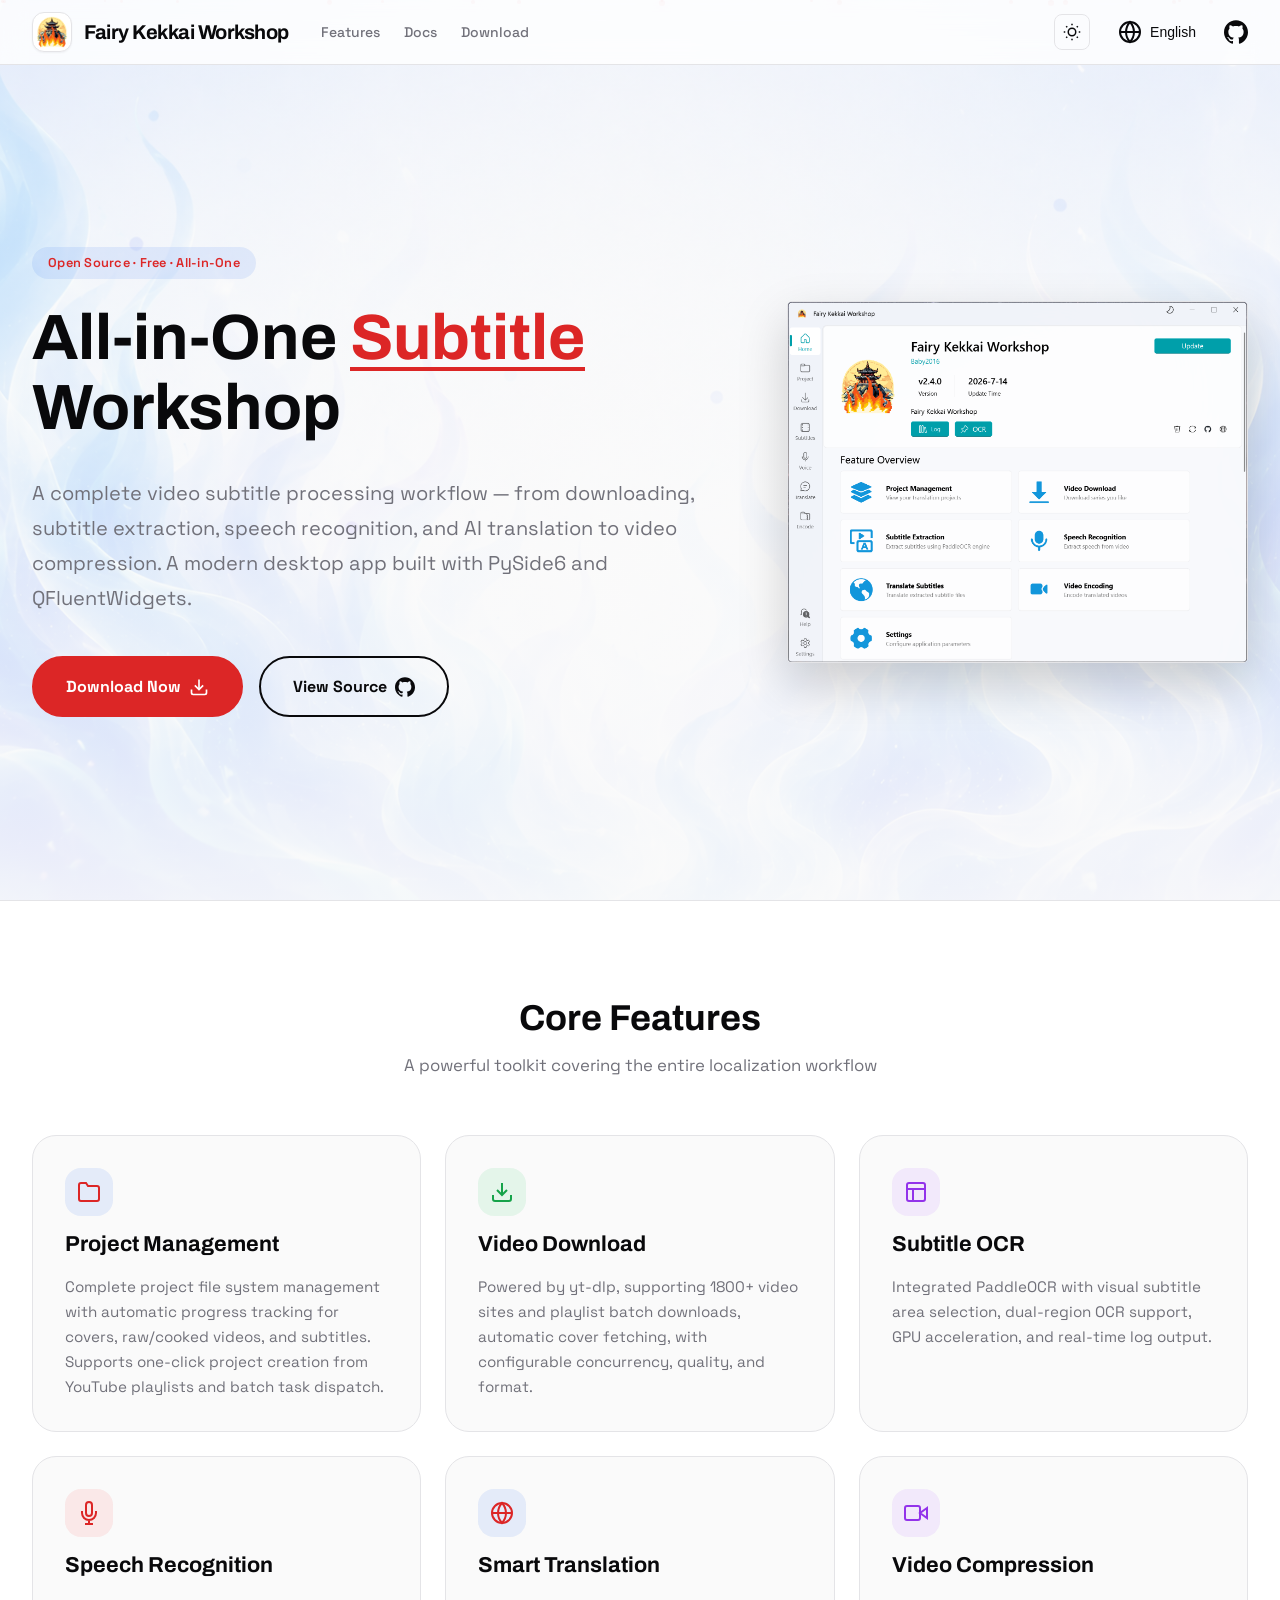
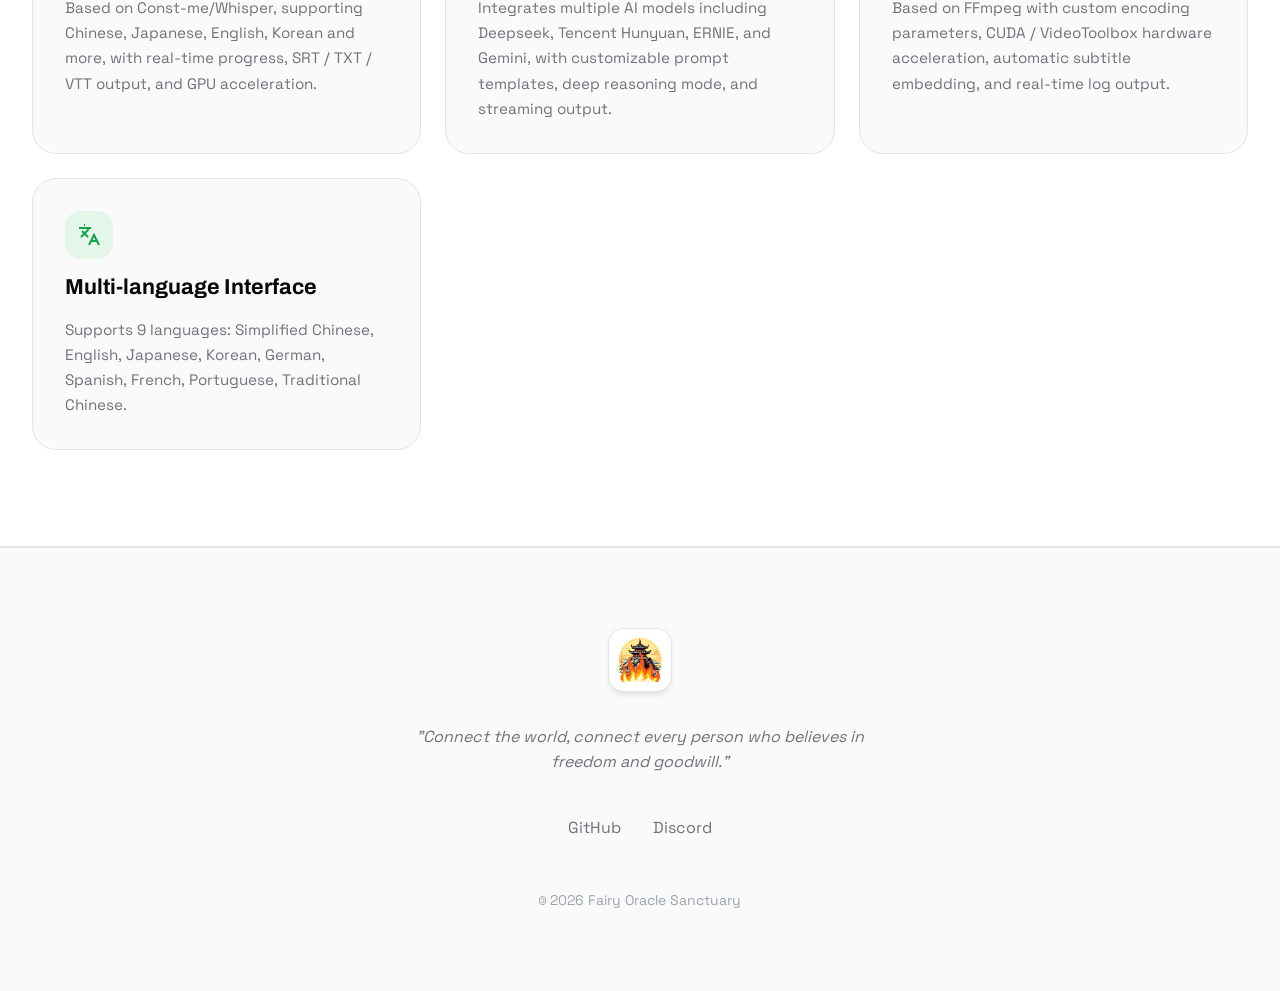
<file: docs/index.html>
<!DOCTYPE html>
<html lang="zh">
<head>
  <meta charset="UTF-8">
  <meta name="viewport" content="width=device-width, initial-scale=1.0">
  <title>Fairy Kekkai Workshop | 仙·结界工坊</title>
  <meta name="description" content="一站式烤肉自由软件：项目管理、视频下载、PaddleOCR 字幕提取、Whisper 语音识别、AI 翻译、FFmpeg 视频压制。">
  <link rel="icon" type="image/png" sizes="128x128" href="images/logo.png">
  <link rel="shortcut icon" type="image/png" href="images/logo.png">
  <link rel="preconnect" href="https://fonts.googleapis.com">
  <link rel="preconnect" href="https://fonts.gstatic.com" crossorigin>
  <link href="https://fonts.googleapis.com/css2?family=Archivo:wght@300;400;500;600;700&family=Space+Grotesk:wght@300;400;500;600;700&display=swap" rel="stylesheet">
  <link rel="stylesheet" href="css/style.css">
</head>
<body>
  <main>
    <!-- Navigation -->
    <nav class="navbar">
      <div class="nav-container">
        <div class="nav-brand">
          <div class="nav-logo">
            <img src="images/logo.png" alt="Fairy Kekkai Workshop Logo">
          </div>
          <span class="nav-title"></span>
        </div>
        <button class="nav-toggle" id="navToggle" aria-label="Toggle navigation" aria-expanded="false" aria-controls="navMenu">
          <span></span>
          <span></span>
          <span></span>
        </button>
        <div class="nav-menu" id="navMenu">
          <div class="nav-links">
            <a href="index.html#features" class="nav-link" data-i18n="nav.features">功能特性</a>
            <a href="docs.html" class="nav-link" data-i18n="nav.docs">文档</a>
            <a href="download.html" class="nav-link" data-i18n="nav.download">下载</a>
          </div>
          <div class="nav-actions">
            <button class="theme-toggle" id="themeToggle" aria-label="Toggle theme">
              <svg class="icon sun-icon" viewBox="0 0 24 24" fill="none" stroke="currentColor" stroke-width="2">
                <circle cx="12" cy="12" r="5"/>
                <path d="M12 1v2M12 21v2M4.22 4.22l1.42 1.42M18.36 18.36l1.42 1.42M1 12h2M21 12h2M4.22 19.78l1.42-1.42M18.36 5.64l1.42-1.42"/>
              </svg>
              <svg class="icon moon-icon" viewBox="0 0 24 24" fill="none" stroke="currentColor" stroke-width="2">
                <path d="M21 12.79A9 9 0 1 1 11.21 3 7 7 0 0 0 21 12.79z"/>
              </svg>
            </button>
            <div class="language-switcher">
              <button class="lang-btn" id="langBtn">
                <svg class="icon" viewBox="0 0 24 24" fill="none" stroke="currentColor" stroke-width="2">
                  <circle cx="12" cy="12" r="10"/>
                  <path d="M2 12h20M12 2a15.3 15.3 0 0 1 4 10 15.3 15.3 0 0 1-4 10 15.3 15.3 0 0 1-4-10 15.3 15.3 0 0 1 4-10z"/>
                </svg>
                <span id="currentLang">简体中文</span>
              </button>
              <div class="lang-dropdown" id="langDropdown">
                <button class="lang-option active" data-lang="zh">简体中文</button>
                <button class="lang-option" data-lang="en">English</button>
              </div>
            </div>
            <div class="nav-social">
              <a href="https://github.com/Fairy-Oracle-Sanctuary/Fairy-Kekkai-Workshop" target="_blank" class="nav-link" aria-label="GitHub">
                <svg class="icon" viewBox="0 0 24 24" fill="currentColor">
                  <path d="M12 .297c-6.63 0-12 5.373-12 12 0 5.303 3.438 9.8 8.205 11.385.6.113.82-.258.82-.577 0-.285-.01-1.04-.015-2.04-3.338.724-4.042-1.61-4.042-1.61C4.422 18.07 3.633 17.7 3.633 17.7c-1.087-.744.084-.729.084-.729 1.205.084 1.838 1.236 1.838 1.236 1.07 1.835 2.809 1.305 3.495.998.108-.776.417-1.305.76-1.605-2.665-.3-5.466-1.332-5.466-5.93 0-1.31.465-2.38 1.235-3.22-.135-.303-.54-1.523.105-3.176 0 0 1.005-.322 3.3 1.23.96-.267 1.98-.399 3-.405 1.02.006 2.04.138 3 .405 2.28-1.552 3.285-1.23 3.285-1.23.645 1.653.24 2.873.12 3.176.765.84 1.23 1.91 1.23 3.22 0 4.61-2.805 5.625-5.475 5.92.42.36.81 1.096.81 2.22 0 1.606-.015 2.896-.015 3.286 0 .315.21.69.825.57C20.565 22.092 24 17.592 24 12.297c0-6.627-5.373-12-12-12"/>
                </svg>
              </a>
            </div>
          </div>
        </div>
      </div>
    </nav>

    <!-- Hero Section -->
    <section class="hero">
      <div id="hero-particles" class="particles-container"></div>
      <div class="hero-container">
        <div class="hero-content">
          <div class="hero-badge" data-i18n="hero.badge">开源 · 自由 · 一站式</div>
          <h1 class="hero-title" data-i18n="hero.title">
            一站式<span class="accent underline">烤肉</span>自由软件
          </h1>
          <p class="hero-description" data-i18n="hero.description">
            从下载、字幕提取、语音识别、AI 翻译到视频压制，完整的视频字幕处理工作流。基于 PySide6 与 QFluentWidgets 打造的现代化桌面应用。
          </p>
          <div class="hero-actions">
            <a href="download.html" class="btn btn-primary">
              <span data-i18n="hero.downloadButton">立即下载</span>
              <svg class="icon" viewBox="0 0 24 24" fill="none" stroke="currentColor" stroke-width="2">
                <path d="M21 15v4a2 2 0 0 1-2 2H5a2 2 0 0 1-2-2v-4"/>
                <polyline points="7 10 12 15 17 10"/>
                <line x1="12" y1="15" x2="12" y2="3"/>
              </svg>
            </a>
            <a href="https://github.com/Fairy-Oracle-Sanctuary/Fairy-Kekkai-Workshop" target="_blank" class="btn btn-secondary">
              <span data-i18n="hero.githubButton">查看源码</span>
              <svg class="icon" viewBox="0 0 24 24" fill="currentColor">
                <path d="M12 .297c-6.63 0-12 5.373-12 12 0 5.303 3.438 9.8 8.205 11.385.6.113.82-.258.82-.577 0-.285-.01-1.04-.015-2.04-3.338.724-4.042-1.61-4.042-1.61C4.422 18.07 3.633 17.7 3.633 17.7c-1.087-.744.084-.729.084-.729 1.205.084 1.838 1.236 1.838 1.236 1.07 1.835 2.809 1.305 3.495.998.108-.776.417-1.305.76-1.605-2.665-.3-5.466-1.332-5.466-5.93 0-1.31.465-2.38 1.235-3.22-.135-.303-.54-1.523.105-3.176 0 0 1.005-.322 3.3 1.23.96-.267 1.98-.399 3-.405 1.02.006 2.04.138 3 .405 2.28-1.552 3.285-1.23 3.285-1.23.645 1.653.24 2.873.12 3.176.765.84 1.23 1.91 1.23 3.22 0 4.61-2.805 5.625-5.475 5.92.42.36.81 1.096.81 2.22 0 1.606-.015 2.896-.015 3.286 0 .315.21.69.825.57C20.565 22.092 24 17.592 24 12.297c0-6.627-5.373-12-12-12"/>
              </svg>
            </a>
          </div>
        </div>
        <div class="hero-showcase">
          <img id="showcase-light" src="images/zh/thumbnail_full.png" alt="Fairy Kekkai Workshop 界面预览" class="showcase-img showcase-img-light">
          <img id="showcase-dark" src="images/zh/thumbnail_full_black.png" alt="Fairy Kekkai Workshop 界面预览" class="showcase-img showcase-img-dark">
        </div>
      </div>
    </section>

    <!-- Features Section -->
    <section class="features" id="features">
      <div class="section-container">
        <div class="section-header">
          <h2 class="section-title" data-i18n="features.title">核心功能</h2>
          <p class="section-subtitle" data-i18n="features.subtitle">覆盖烤肉全流程的强大工具集</p>
        </div>
        <div class="features-grid">
          <div class="feature-card">
            <div class="feature-icon blue">
              <svg viewBox="0 0 24 24" fill="none" stroke="currentColor" stroke-width="2">
                <path d="M22 19a2 2 0 0 1-2 2H4a2 2 0 0 1-2-2V5a2 2 0 0 1 2-2h5l2 3h9a2 2 0 0 1 2 2z"/>
              </svg>
            </div>
            <h3 class="feature-title" data-i18n="features.project.title">项目管理</h3>
            <p class="feature-description" data-i18n="features.project.description">完整的项目文件系统管理，自动追踪封面、原视频、熟肉、字幕进度，支持从 YouTube 播放列表一键创建项目与批量任务派发。</p>
          </div>
          <div class="feature-card">
            <div class="feature-icon green">
              <svg viewBox="0 0 24 24" fill="none" stroke="currentColor" stroke-width="2">
                <path d="M21 15v4a2 2 0 0 1-2 2H5a2 2 0 0 1-2-2v-4"/>
                <polyline points="7 10 12 15 17 10"/>
                <line x1="12" y1="15" x2="12" y2="3"/>
              </svg>
            </div>
            <h3 class="feature-title" data-i18n="features.download.title">视频下载</h3>
            <p class="feature-description" data-i18n="features.download.description">基于 yt-dlp，支持 1800+ 视频网站与播放列表批量下载，自动获取封面，可配置并发数、视频质量与格式。</p>
          </div>
          <div class="feature-card">
            <div class="feature-icon purple">
              <svg viewBox="0 0 24 24" fill="none" stroke="currentColor" stroke-width="2">
                <rect x="3" y="3" width="18" height="18" rx="2" ry="2"/>
                <path d="M3 9h18M9 21V9"/>
              </svg>
            </div>
            <h3 class="feature-title" data-i18n="features.ocr.title">字幕提取 OCR</h3>
            <p class="feature-description" data-i18n="features.ocr.description">集成 PaddleOCR，提供可视化字幕区域选择，支持上下双区域 OCR 与 GPU 加速，实时输出日志。</p>
          </div>
          <div class="feature-card">
            <div class="feature-icon red">
              <svg viewBox="0 0 24 24" fill="none" stroke="currentColor" stroke-width="2">
                <path d="M12 1a3 3 0 0 0-3 3v8a3 3 0 0 0 6 0V4a3 3 0 0 0-3-3z"/>
                <path d="M19 10v2a7 7 0 0 1-14 0v-2M12 19v4M8 23h8"/>
              </svg>
            </div>
            <h3 class="feature-title" data-i18n="features.whisper.title">语音识别</h3>
            <p class="feature-description" data-i18n="features.whisper.description">基于 Const-me/Whisper，支持中、日、英、韩等多语种语音转字幕，带实时进度，支持 SRT / TXT / VTT 输出与 GPU 加速。</p>
          </div>
          <div class="feature-card">
            <div class="feature-icon blue">
              <svg viewBox="0 0 24 24" fill="none" stroke="currentColor" stroke-width="2">
                <circle cx="12" cy="12" r="10"/>
                <path d="M2 12h20M12 2a15.3 15.3 0 0 1 4 10 15.3 15.3 0 0 1-4 10 15.3 15.3 0 0 1-4-10 15.3 15.3 0 0 1 4-10z"/>
              </svg>
            </div>
            <h3 class="feature-title" data-i18n="features.translate.title">智能翻译</h3>
            <p class="feature-description" data-i18n="features.translate.description">对接 Deepseek、腾讯混元、ERNIE、Gemini 等多个 AI 模型，可自定义提示词模板，支持深度思考模式与流式输出。</p>
          </div>
          <div class="feature-card">
            <div class="feature-icon purple">
              <svg viewBox="0 0 24 24" fill="none" stroke="currentColor" stroke-width="2">
                <polygon points="23 7 16 12 23 17 23 7"/>
                <rect x="1" y="5" width="15" height="14" rx="2" ry="2"/>
              </svg>
            </div>
            <h3 class="feature-title" data-i18n="features.ffmpeg.title">视频压制</h3>
            <p class="feature-description" data-i18n="features.ffmpeg.description">基于 FFmpeg，自定义编码参数，支持 CUDA / VideoToolbox 硬件加速，自动嵌入字幕，实时输出日志。</p>
          </div>
          <div class="feature-card">
            <div class="feature-icon green">
              <svg viewBox="0 0 24 24" fill="none" stroke="currentColor" stroke-width="2">
                <path d="M5 8l6 6"/>
                <path d="M4 14l6-6 2-3"/>
                <path d="M2 5h12"/>
                <path d="M7 2h1"/>
                <path d="M22 22l-5-10-5 10"/>
                <path d="M14 18h6"/>
              </svg>
            </div>
            <h3 class="feature-title" data-i18n="features.language.title">多语言界面</h3>
            <p class="feature-description" data-i18n="features.language.description">支持 9 种语言：简体中文、英语、日语、韩语、德语、西班牙语、法语、葡萄牙语、繁体中文。</p>
          </div>
        </div>
      </div>
    </section>

    <!-- Footer -->
    <footer class="footer">
      <div class="footer-content">
        <div class="footer-logo">
          <img src="images/logo.png" alt="Fairy Kekkai Workshop Logo">
        </div>
        <p class="footer-quote" data-i18n="footer.quote">“连接世界，连接每一个相信自由与善意的人。”</p>
        <div class="footer-links">
          <a href="https://github.com/Fairy-Oracle-Sanctuary/Fairy-Kekkai-Workshop" target="_blank" data-i18n="footer.github">GitHub</a>
          <a href="https://discord.gg/TfuNYPsjmQ" target="_blank" data-i18n="footer.discord">Discord</a>
        </div>
        <p class="footer-copyright" id="copyright">🄯 2026 天机阁 Fairy Oracle Sanctuary</p>
      </div>
    </footer>

    <!-- Back to Top -->
    <button class="back-to-top" id="backToTop" aria-label="Back to top">
      <svg viewBox="0 0 24 24" fill="none" stroke="currentColor" stroke-width="2">
        <polyline points="18 15 12 9 6 15"/>
      </svg>
    </button>
  </main>

  <script src="js/main.js"></script>
</body>
</html>
</file>
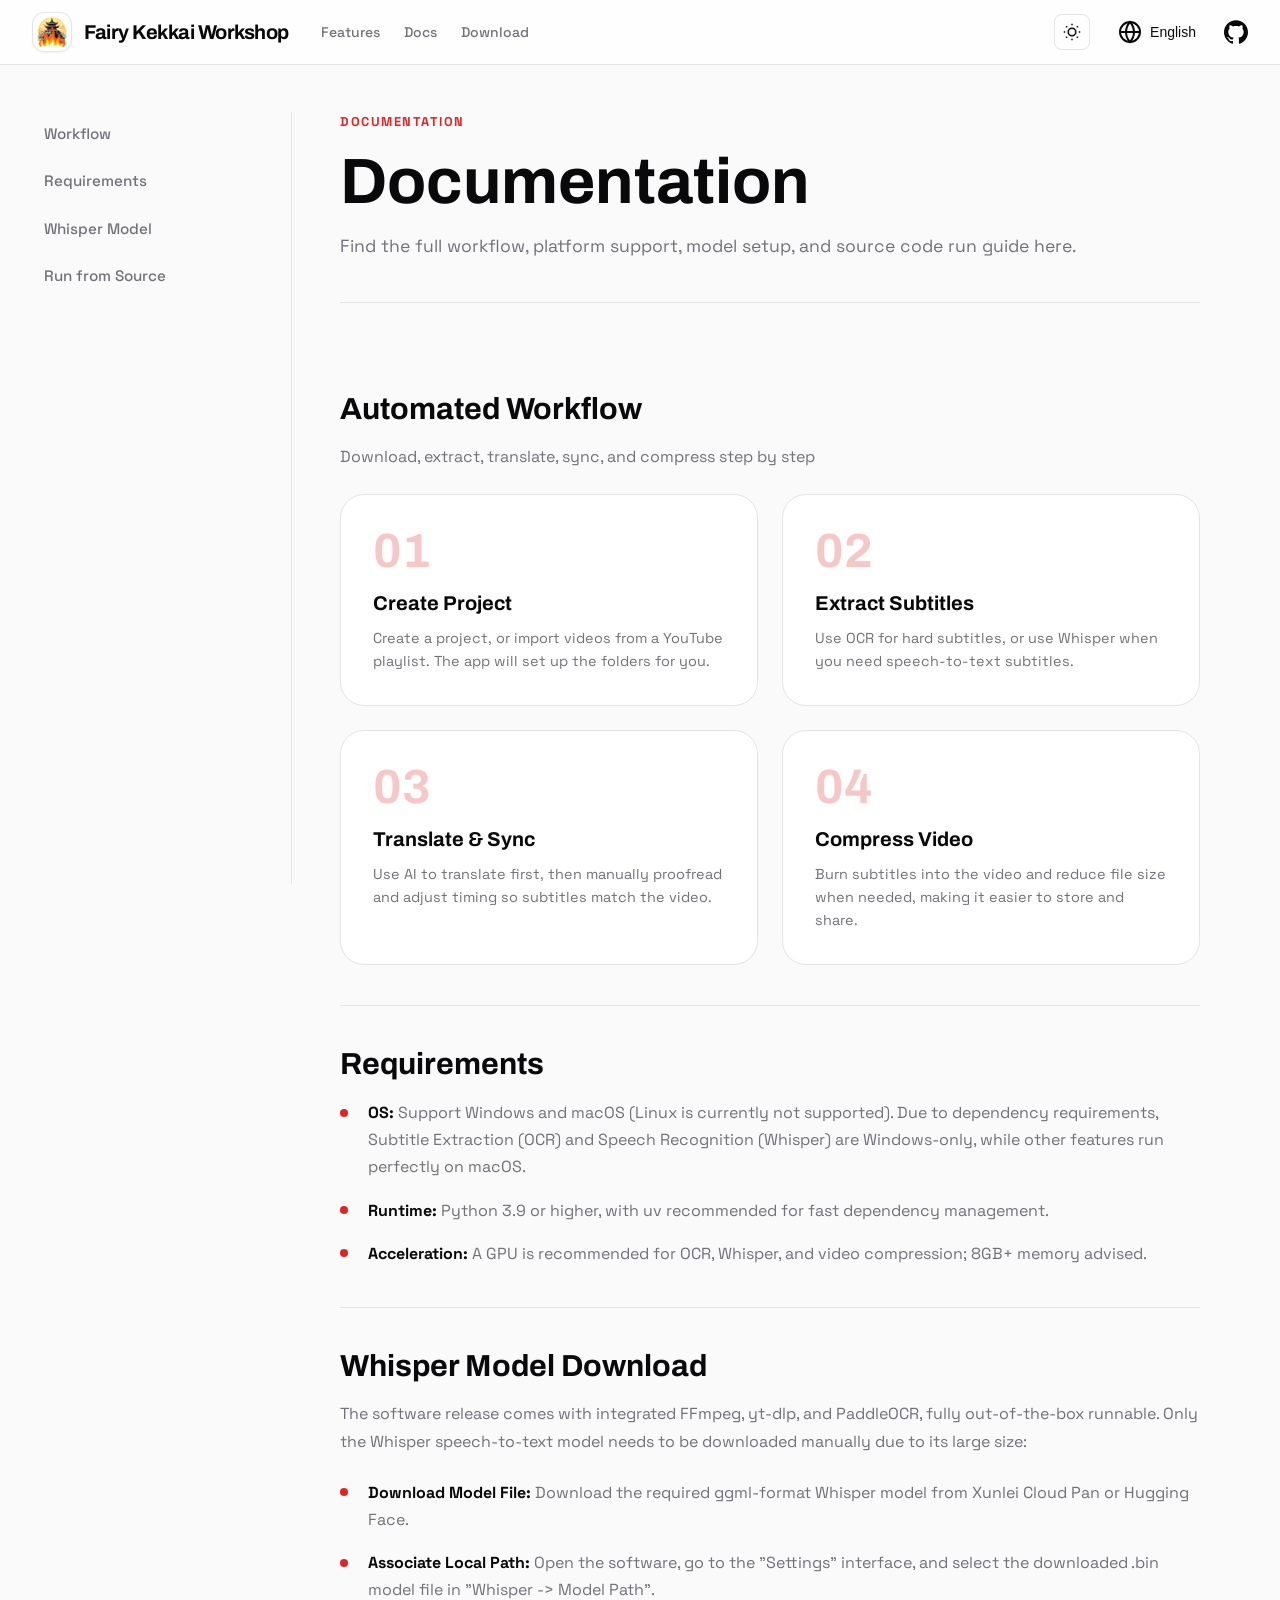
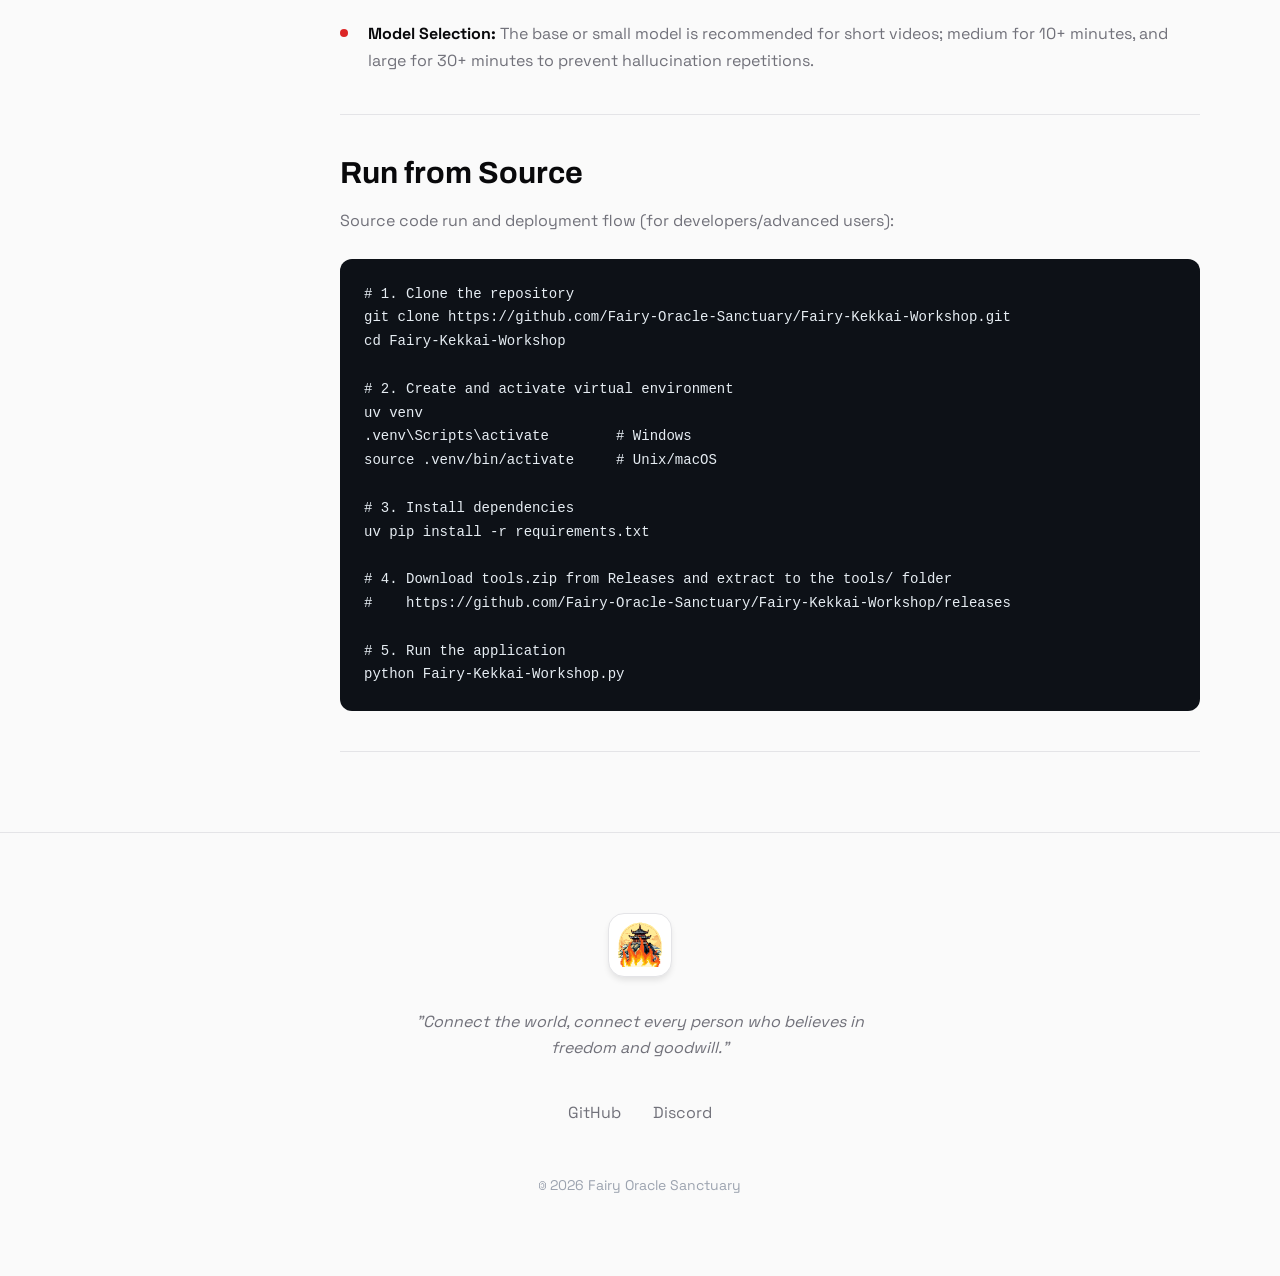
<file: docs/docs.html>
<!DOCTYPE html>
<html lang="zh">
<head>
  <meta charset="UTF-8">
  <meta name="viewport" content="width=device-width, initial-scale=1.0">
  <title>文档 | Fairy Kekkai Workshop</title>
  <meta name="description" content="Fairy Kekkai Workshop 文档：工作流程、系统要求、Whisper 模型下载与源码运行。">
  <link rel="icon" type="image/png" sizes="128x128" href="images/logo.png">
  <link rel="shortcut icon" type="image/png" href="images/logo.png">
  <link rel="preconnect" href="https://fonts.googleapis.com">
  <link rel="preconnect" href="https://fonts.gstatic.com" crossorigin>
  <link href="https://fonts.googleapis.com/css2?family=Archivo:wght@300;400;500;600;700&family=Space+Grotesk:wght@300;400;500;600;700&display=swap" rel="stylesheet">
  <link rel="stylesheet" href="css/style.css">
</head>
<body>
  <main>
    <nav class="navbar">
      <div class="nav-container">
        <a class="nav-brand" href="index.html">
          <div class="nav-logo">
            <img src="images/logo.png" alt="Fairy Kekkai Workshop Logo">
          </div>
          <span class="nav-title"></span>
        </a>
        <button class="nav-toggle" id="navToggle" aria-label="Toggle navigation" aria-expanded="false" aria-controls="navMenu">
          <span></span>
          <span></span>
          <span></span>
        </button>
        <div class="nav-menu" id="navMenu">
          <div class="nav-links">
            <a href="index.html#features" class="nav-link" data-i18n="nav.features">功能特性</a>
            <a href="docs.html" class="nav-link" data-i18n="nav.docs">文档</a>
            <a href="download.html" class="nav-link" data-i18n="nav.download">下载</a>
          </div>
          <div class="nav-actions">
            <button class="theme-toggle" id="themeToggle" aria-label="Toggle theme">
              <svg class="icon sun-icon" viewBox="0 0 24 24" fill="none" stroke="currentColor" stroke-width="2">
                <circle cx="12" cy="12" r="5"/>
                <path d="M12 1v2M12 21v2M4.22 4.22l1.42 1.42M18.36 18.36l1.42 1.42M1 12h2M21 12h2M4.22 19.78l1.42-1.42M18.36 5.64l1.42-1.42"/>
              </svg>
              <svg class="icon moon-icon" viewBox="0 0 24 24" fill="none" stroke="currentColor" stroke-width="2">
                <path d="M21 12.79A9 9 0 1 1 11.21 3 7 7 0 0 0 21 12.79z"/>
              </svg>
            </button>
            <div class="language-switcher">
              <button class="lang-btn" id="langBtn">
                <svg class="icon" viewBox="0 0 24 24" fill="none" stroke="currentColor" stroke-width="2">
                  <circle cx="12" cy="12" r="10"/>
                  <path d="M2 12h20M12 2a15.3 15.3 0 0 1 4 10 15.3 15.3 0 0 1-4 10 15.3 15.3 0 0 1-4-10 15.3 15.3 0 0 1 4-10z"/>
                </svg>
                <span id="currentLang">简体中文</span>
              </button>
              <div class="lang-dropdown" id="langDropdown">
                <button class="lang-option active" data-lang="zh">简体中文</button>
                <button class="lang-option" data-lang="en">English</button>
              </div>
            </div>
            <div class="nav-social">
              <a href="https://github.com/Fairy-Oracle-Sanctuary/Fairy-Kekkai-Workshop" target="_blank" class="nav-link" aria-label="GitHub">
                <svg class="icon" viewBox="0 0 24 24" fill="currentColor">
                  <path d="M12 .297c-6.63 0-12 5.373-12 12 0 5.303 3.438 9.8 8.205 11.385.6.113.82-.258.82-.577 0-.285-.01-1.04-.015-2.04-3.338.724-4.042-1.61-4.042-1.61C4.422 18.07 3.633 17.7 3.633 17.7c-1.087-.744.084-.729.084-.729 1.205.084 1.838 1.236 1.838 1.236 1.07 1.835 2.809 1.305 3.495.998.108-.776.417-1.305.76-1.605-2.665-.3-5.466-1.332-5.466-5.93 0-1.31.465-2.38 1.235-3.22-.135-.303-.54-1.523.105-3.176 0 0 1.005-.322 3.3 1.23.96-.267 1.98-.399 3-.405 1.02.006 2.04.138 3 .405 2.28-1.552 3.285-1.23 3.285-1.23.645 1.653.24 2.873.12 3.176.765.84 1.23 1.91 1.23 3.22 0 4.61-2.805 5.625-5.475 5.92.42.36.81 1.096.81 2.22 0 1.606-.015 2.896-.015 3.286 0 .315.21.69.825.57C20.565 22.092 24 17.592 24 12.297c0-6.627-5.373-12-12-12"/>
                </svg>
              </a>
            </div>
          </div>
        </div>
      </div>
    </nav>

    <div class="docs-shell">
      <aside class="docs-sidebar">
        <nav class="docs-sidebar-nav" aria-label="Docs navigation">
          <a href="#workflow" data-i18n="docs.nav.workflow">工作流程</a>
          <a href="#requirements" data-i18n="docs.nav.requirements">系统要求</a>
          <a href="#model" data-i18n="docs.nav.model">Whisper 模型</a>
          <a href="#source" data-i18n="docs.nav.source">源码运行</a>
        </nav>
      </aside>

      <article class="docs-content">
        <header class="docs-header">
          <p class="docs-kicker" data-i18n="docs.kicker">Documentation</p>
          <h1 data-i18n="docs.title">使用文档</h1>
          <p data-i18n="docs.description">这里整理了完整工作流程、平台支持、模型配置和源码运行方式。</p>
        </header>

        <section class="docs-section" id="workflow">
          <h2 data-i18n="workflow.title">自动化工作流</h2>
          <p data-i18n="workflow.subtitle">按顺序完成下载、提取、翻译、对轴和压制</p>
          <div class="workflow-grid docs-workflow-grid">
            <div class="workflow-card">
              <div class="workflow-num">01</div>
              <h4 class="workflow-step-title" data-i18n="workflow.step1.title">创建项目</h4>
              <p class="workflow-step-desc" data-i18n="workflow.step1.desc">新建项目，或者从 YouTube 播放列表导入视频，软件会自动建好文件夹。</p>
            </div>
            <div class="workflow-card">
              <div class="workflow-num">02</div>
              <h4 class="workflow-step-title" data-i18n="workflow.step2.title">提取字幕</h4>
              <p class="workflow-step-desc" data-i18n="workflow.step2.desc">有硬字幕就用 OCR 提取，需要听写就用 Whisper 转字幕。</p>
            </div>
            <div class="workflow-card">
              <div class="workflow-num">03</div>
              <h4 class="workflow-step-title" data-i18n="workflow.step3.title">翻译与对轴</h4>
              <p class="workflow-step-desc" data-i18n="workflow.step3.desc">用 AI 先翻译字幕，再手动校对、改时间轴，让字幕和画面重新对上。</p>
            </div>
            <div class="workflow-card">
              <div class="workflow-num">04</div>
              <h4 class="workflow-step-title" data-i18n="workflow.step4.title">压制视频</h4>
              <p class="workflow-step-desc" data-i18n="workflow.step4.desc">把字幕嵌进视频，并按需要压小体积，方便保存和分享。</p>
            </div>
          </div>
        </section>

        <section class="docs-section" id="requirements">
          <h2 data-i18n="docs.requirements.title">系统要求</h2>
          <ul class="guide-list">
            <li data-i18n="guide.sys.os"><strong>操作系统：</strong>支持 Windows 与 macOS（暂不支持 Linux）。由于组件依赖，字幕提取 (OCR) 与语音识别 (Whisper) 仅支持 Windows 平台，其余功能在 macOS 上均可正常使用。</li>
            <li data-i18n="guide.sys.python"><strong>运行环境：</strong>Python 3.9 及以上版本，推荐使用 uv 进行极速依赖管理。</li>
            <li data-i18n="guide.sys.gpu"><strong>硬件加速：</strong>推荐配备 GPU，用于 OCR、Whisper 与视频压制加速；建议内存 8GB 以上。</li>
          </ul>
        </section>

        <section class="docs-section" id="model">
          <h2 data-i18n="docs.model.title">Whisper 模型下载</h2>
          <p class="guide-intro" data-i18n="guide.prep.intro">软件发布包已内置集成 FFmpeg、yt-dlp 与 PaddleOCR，开箱即用。唯独 Whisper 语音转文字模型由于文件体积较大，需要您手动下载并关联：</p>
          <ul class="guide-list">
            <li data-i18n="guide.prep.download"><strong>下载模型文件：</strong>前往迅雷网盘或 Hugging Face 下载所需的 ggml 格式 Whisper 模型。</li>
            <li data-i18n="guide.prep.config"><strong>关联本地路径：</strong>打开软件进入「设置」界面，在「Whisper -> 模型路径」中选中您下载的 .bin 模型文件。</li>
            <li data-i18n="guide.prep.tips"><strong>模型选择建议：</strong>短视频推荐使用 base 或 small 模型；10分钟以上推荐 medium，30分钟以上推荐 large 以防幻觉重复。</li>
          </ul>
        </section>

        <section class="docs-section" id="source">
          <h2 data-i18n="docs.source.title">源码运行</h2>
          <p class="guide-intro" data-i18n="guide.run.intro">源码运行与部署流程（开发者/高级用户）：</p>
          <pre class="code-block"><code data-i18n="guide.run.code"># 1. 克隆仓库
git clone https://github.com/Fairy-Oracle-Sanctuary/Fairy-Kekkai-Workshop.git
cd Fairy-Kekkai-Workshop

# 2. 创建并激活虚拟环境
uv venv
.venv\Scripts\activate        # Windows
source .venv/bin/activate     # Unix/macOS

# 3. 安装依赖
uv pip install -r requirements.txt

# 4. 从 Releases 下载 tools.zip，解压到项目根目录的 tools/ 文件夹
#    https://github.com/Fairy-Oracle-Sanctuary/Fairy-Kekkai-Workshop/releases

# 5. 运行应用
python Fairy-Kekkai-Workshop.py</code></pre>
        </section>
      </article>
    </div>

    <footer class="footer">
      <div class="footer-content">
        <div class="footer-logo">
          <img src="images/logo.png" alt="Fairy Kekkai Workshop Logo">
        </div>
        <p class="footer-quote" data-i18n="footer.quote">“连接世界，连接每一个相信自由与善意的人。”</p>
        <div class="footer-links">
          <a href="https://github.com/Fairy-Oracle-Sanctuary/Fairy-Kekkai-Workshop" target="_blank" data-i18n="footer.github">GitHub</a>
          <a href="https://discord.gg/TfuNYPsjmQ" target="_blank" data-i18n="footer.discord">Discord</a>
        </div>
        <p class="footer-copyright" id="copyright">🄯 2026 天机阁 Fairy Oracle Sanctuary</p>
      </div>
    </footer>

    <button class="back-to-top" id="backToTop" aria-label="Back to top">
      <svg viewBox="0 0 24 24" fill="none" stroke="currentColor" stroke-width="2">
        <polyline points="18 15 12 9 6 15"/>
      </svg>
    </button>
  </main>

  <script src="js/main.js"></script>
</body>
</html>
</file>
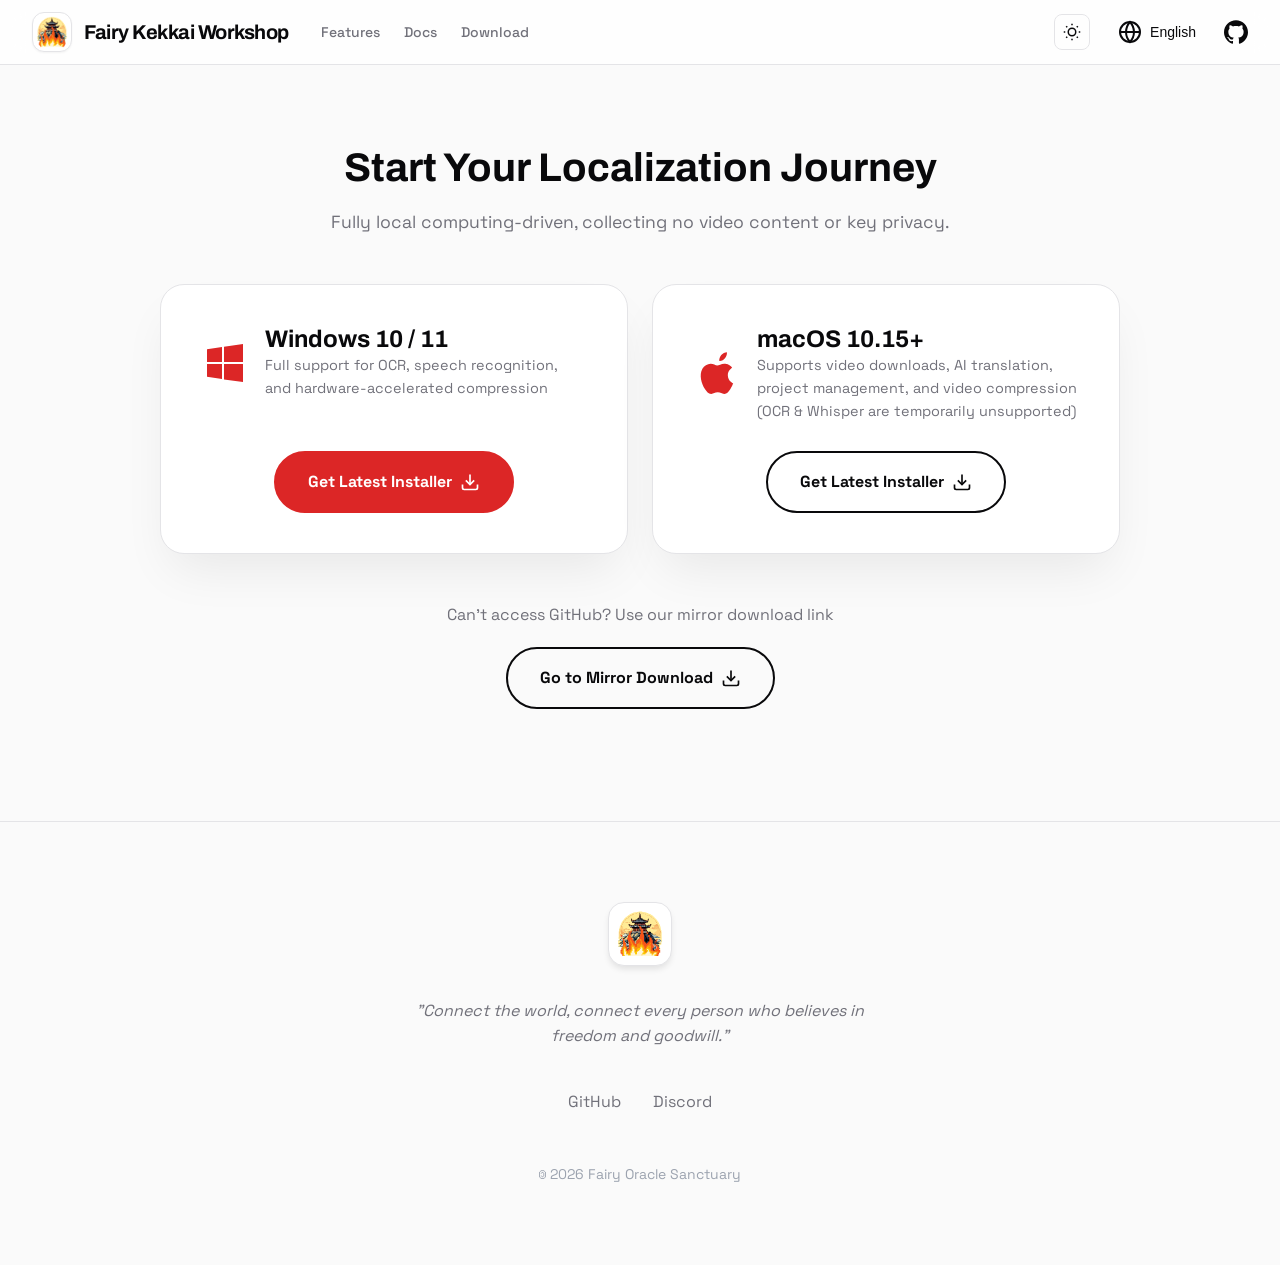
<file: docs/download.html>
<!DOCTYPE html>
<html lang="zh">
<head>
  <meta charset="UTF-8">
  <meta name="viewport" content="width=device-width, initial-scale=1.0">
  <title>下载 | Fairy Kekkai Workshop</title>
  <meta name="description" content="下载 Fairy Kekkai Workshop，支持 Windows 与 macOS。">
  <link rel="icon" type="image/png" sizes="128x128" href="images/logo.png">
  <link rel="shortcut icon" type="image/png" href="images/logo.png">
  <link rel="preconnect" href="https://fonts.googleapis.com">
  <link rel="preconnect" href="https://fonts.gstatic.com" crossorigin>
  <link href="https://fonts.googleapis.com/css2?family=Archivo:wght@300;400;500;600;700&family=Space+Grotesk:wght@300;400;500;600;700&display=swap" rel="stylesheet">
  <link rel="stylesheet" href="css/style.css">
</head>
<body>
  <main>
    <nav class="navbar">
      <div class="nav-container">
        <a class="nav-brand" href="index.html">
          <div class="nav-logo">
            <img src="images/logo.png" alt="Fairy Kekkai Workshop Logo">
          </div>
          <span class="nav-title"></span>
        </a>
        <button class="nav-toggle" id="navToggle" aria-label="Toggle navigation" aria-expanded="false" aria-controls="navMenu">
          <span></span>
          <span></span>
          <span></span>
        </button>
        <div class="nav-menu" id="navMenu">
          <div class="nav-links">
            <a href="index.html#features" class="nav-link" data-i18n="nav.features">功能特性</a>
            <a href="docs.html" class="nav-link" data-i18n="nav.docs">文档</a>
            <a href="download.html" class="nav-link" data-i18n="nav.download">下载</a>
          </div>
          <div class="nav-actions">
            <button class="theme-toggle" id="themeToggle" aria-label="Toggle theme">
              <svg class="icon sun-icon" viewBox="0 0 24 24" fill="none" stroke="currentColor" stroke-width="2">
                <circle cx="12" cy="12" r="5"/>
                <path d="M12 1v2M12 21v2M4.22 4.22l1.42 1.42M18.36 18.36l1.42 1.42M1 12h2M21 12h2M4.22 19.78l1.42-1.42M18.36 5.64l1.42-1.42"/>
              </svg>
              <svg class="icon moon-icon" viewBox="0 0 24 24" fill="none" stroke="currentColor" stroke-width="2">
                <path d="M21 12.79A9 9 0 1 1 11.21 3 7 7 0 0 0 21 12.79z"/>
              </svg>
            </button>
            <div class="language-switcher">
              <button class="lang-btn" id="langBtn">
                <svg class="icon" viewBox="0 0 24 24" fill="none" stroke="currentColor" stroke-width="2">
                  <circle cx="12" cy="12" r="10"/>
                  <path d="M2 12h20M12 2a15.3 15.3 0 0 1 4 10 15.3 15.3 0 0 1-4 10 15.3 15.3 0 0 1-4-10 15.3 15.3 0 0 1 4-10z"/>
                </svg>
                <span id="currentLang">简体中文</span>
              </button>
              <div class="lang-dropdown" id="langDropdown">
                <button class="lang-option active" data-lang="zh">简体中文</button>
                <button class="lang-option" data-lang="en">English</button>
              </div>
            </div>
            <div class="nav-social">
              <a href="https://github.com/Fairy-Oracle-Sanctuary/Fairy-Kekkai-Workshop" target="_blank" class="nav-link" aria-label="GitHub">
                <svg class="icon" viewBox="0 0 24 24" fill="currentColor">
                  <path d="M12 .297c-6.63 0-12 5.373-12 12 0 5.303 3.438 9.8 8.205 11.385.6.113.82-.258.82-.577 0-.285-.01-1.04-.015-2.04-3.338.724-4.042-1.61-4.042-1.61C4.422 18.07 3.633 17.7 3.633 17.7c-1.087-.744.084-.729.084-.729 1.205.084 1.838 1.236 1.838 1.236 1.07 1.835 2.809 1.305 3.495.998.108-.776.417-1.305.76-1.605-2.665-.3-5.466-1.332-5.466-5.93 0-1.31.465-2.38 1.235-3.22-.135-.303-.54-1.523.105-3.176 0 0 1.005-.322 3.3 1.23.96-.267 1.98-.399 3-.405 1.02.006 2.04.138 3 .405 2.28-1.552 3.285-1.23 3.285-1.23.645 1.653.24 2.873.12 3.176.765.84 1.23 1.91 1.23 3.22 0 4.61-2.805 5.625-5.475 5.92.42.36.81 1.096.81 2.22 0 1.606-.015 2.896-.015 3.286 0 .315.21.69.825.57C20.565 22.092 24 17.592 24 12.297c0-6.627-5.373-12-12-12"/>
                </svg>
              </a>
            </div>
          </div>
        </div>
      </div>
    </nav>

    <section class="download standalone-page" id="download">
      <div class="download-container">
        <h2 class="download-title" data-i18n="download.title">立即开始你的烤肉之旅</h2>
        <p class="download-desc" data-i18n="download.desc">完全本地化算力驱动，不收集任何视频内容与密钥隐私。</p>
        <div class="download-grid">
          <div class="download-card">
            <div class="download-platform">
              <svg class="platform-icon" viewBox="0 0 24 24" fill="currentColor">
                <path d="M3 5.1L10.5 4v7.5H3V5.1zM10.5 12.5V20L3 18.9v-6.4h7.5zM11.5 3.9L21 2.5v9H11.5V3.9zM21 12.5V21.5l-9.5-1.3v-7.7H21z"/>
              </svg>
              <div>
                <h3 class="platform-name">Windows 10 / 11</h3>
                <p class="platform-detail" data-i18n="download.win.detail">完整支持 OCR、语音识别与硬件加速压制</p>
              </div>
            </div>
            <a href="https://github.com/Fairy-Oracle-Sanctuary/Fairy-Kekkai-Workshop/releases" target="_blank" class="btn btn-primary">
              <span data-i18n="download.btn">获取最新安装包</span>
              <svg class="icon" viewBox="0 0 24 24" fill="none" stroke="currentColor" stroke-width="2">
                <path d="M21 15v4a2 2 0 0 1-2 2H5a2 2 0 0 1-2-2v-4"/>
                <polyline points="7 10 12 15 17 10"/>
                <line x1="12" y1="15" x2="12" y2="3"/>
              </svg>
            </a>
          </div>
          <div class="download-card">
            <div class="download-platform">
              <svg class="platform-icon" viewBox="0 0 24 24" fill="currentColor">
                <path d="M18.71 19.5c-.83 1.24-1.71 2.45-3.05 2.47-1.34.03-1.77-.79-3.29-.79-1.53 0-2 .77-3.27.82-1.31.05-2.3-1.32-3.14-2.53C4.25 17 2.94 12.45 4.7 9.39c.87-1.52 2.43-2.48 4.12-2.51 1.28-.02 2.5.87 3.29.87.78 0 2.26-1.07 3.81-.91.65.03 2.47.26 3.64 1.98-.09.06-2.17 1.28-2.15 3.81.03 3.02 2.65 4.03 2.68 4.04-.03.07-.42 1.44-1.38 2.83M15.97 4.17c.66-.81 1.11-1.93.99-3.06-.96.04-2.13.64-2.82 1.45-.6.7-1.13 1.84-.99 2.94.12.01.21.02.31.02.9 0 2.01-.54 2.51-1.35z"/>
              </svg>
              <div>
                <h3 class="platform-name">macOS 10.15+</h3>
                <p class="platform-detail" data-i18n="download.mac.detail">支持视频下载、AI 翻译、项目管理及视频压制（暂不支持字幕提取与语音识别）</p>
              </div>
            </div>
            <a href="https://github.com/Fairy-Oracle-Sanctuary/Fairy-Kekkai-Workshop/releases" target="_blank" class="btn btn-secondary">
              <span data-i18n="download.btn">获取最新安装包</span>
              <svg class="icon" viewBox="0 0 24 24" fill="none" stroke="currentColor" stroke-width="2">
                <path d="M21 15v4a2 2 0 0 1-2 2H5a2 2 0 0 1-2-2v-4"/>
                <polyline points="7 10 12 15 17 10"/>
                <line x1="12" y1="15" x2="12" y2="3"/>
              </svg>
            </a>
          </div>
        </div>

        <div class="download-mirror">
          <p class="download-mirror-text" data-i18n="download.mirror.text">无法访问GitHub？请转用我们的镜像下载链接</p>
          <a href="https://git.ora-san.org/Fairy-Oracle-Sanctuary/Fairy-Kekkai-Workshop/releases" target="_blank" class="btn btn-secondary">
            <span data-i18n="download.mirror.btn">前往镜像下载</span>
            <svg class="icon" viewBox="0 0 24 24" fill="none" stroke="currentColor" stroke-width="2">
              <path d="M21 15v4a2 2 0 0 1-2 2H5a2 2 0 0 1-2-2v-4"/>
              <polyline points="7 10 12 15 17 10"/>
              <line x1="12" y1="15" x2="12" y2="3"/>
            </svg>
          </a>
        </div>
      </div>
    </section>

    <footer class="footer">
      <div class="footer-content">
        <div class="footer-logo">
          <img src="images/logo.png" alt="Fairy Kekkai Workshop Logo">
        </div>
        <p class="footer-quote" data-i18n="footer.quote">“连接世界，连接每一个相信自由与善意的人。”</p>
        <div class="footer-links">
          <a href="https://github.com/Fairy-Oracle-Sanctuary/Fairy-Kekkai-Workshop" target="_blank" data-i18n="footer.github">GitHub</a>
          <a href="https://discord.gg/TfuNYPsjmQ" target="_blank" data-i18n="footer.discord">Discord</a>
        </div>
        <p class="footer-copyright" id="copyright">🄯 2026 天机阁 Fairy Oracle Sanctuary</p>
      </div>
    </footer>

    <button class="back-to-top" id="backToTop" aria-label="Back to top">
      <svg viewBox="0 0 24 24" fill="none" stroke="currentColor" stroke-width="2">
        <polyline points="18 15 12 9 6 15"/>
      </svg>
    </button>
  </main>

  <script src="js/main.js"></script>
</body>
</html>
</file>
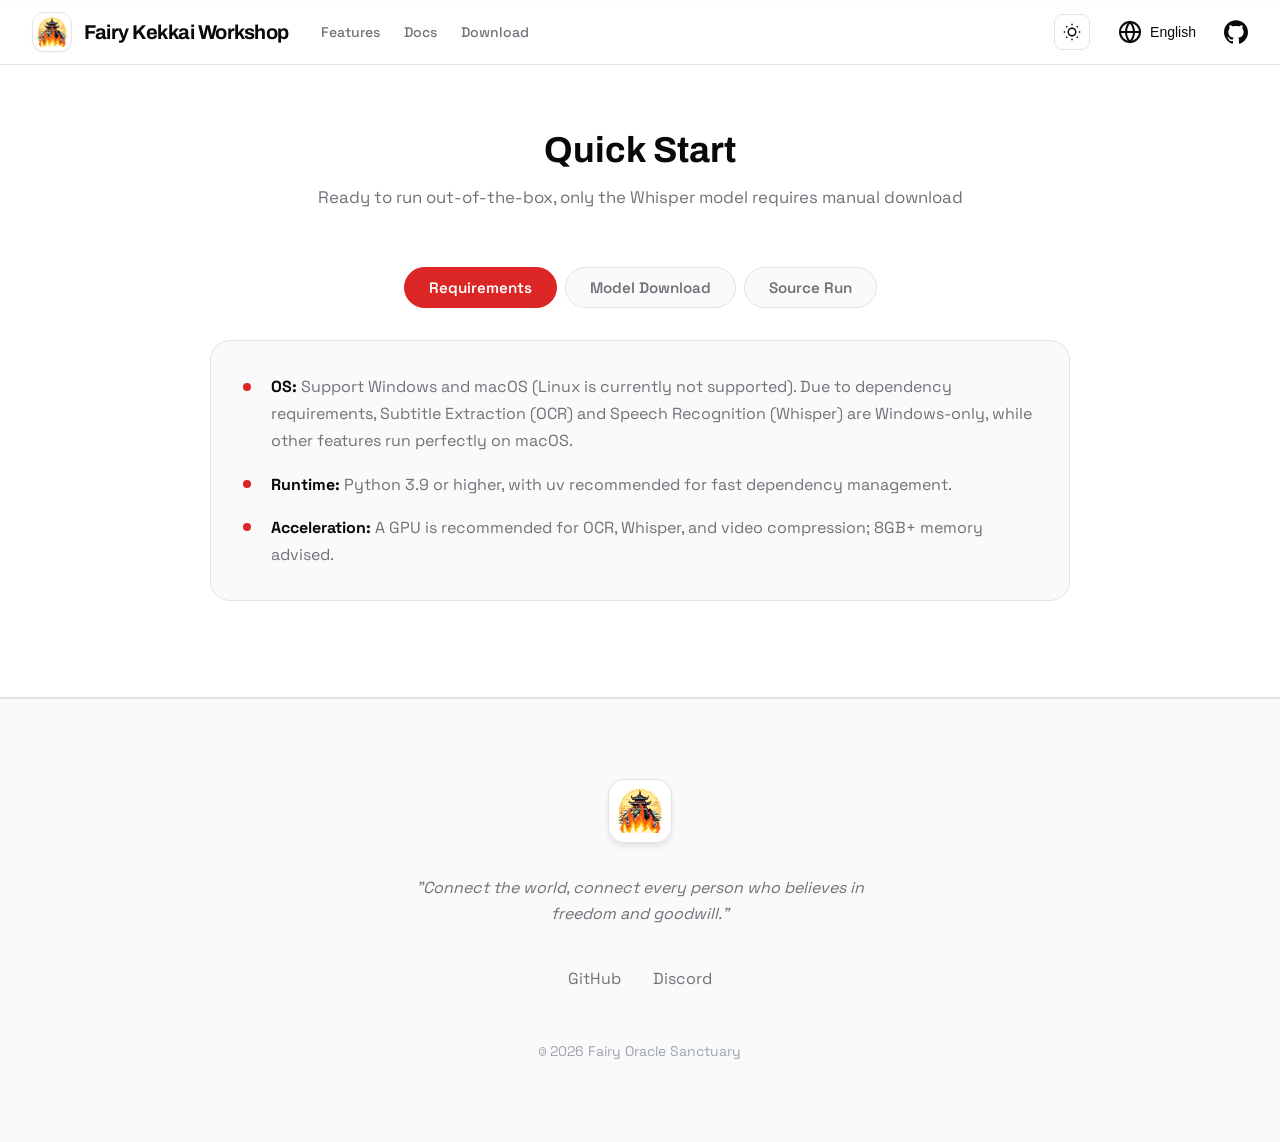
<file: docs/guide.html>
<!DOCTYPE html>
<html lang="zh">
<head>
  <meta charset="UTF-8">
  <meta name="viewport" content="width=device-width, initial-scale=1.0">
  <title>使用指南 | Fairy Kekkai Workshop</title>
  <meta name="description" content="Fairy Kekkai Workshop 使用指南：系统要求、Whisper 模型下载与源码运行。">
  <link rel="icon" type="image/png" sizes="128x128" href="images/logo.png">
  <link rel="shortcut icon" type="image/png" href="images/logo.png">
  <link rel="preconnect" href="https://fonts.googleapis.com">
  <link rel="preconnect" href="https://fonts.gstatic.com" crossorigin>
  <link href="https://fonts.googleapis.com/css2?family=Archivo:wght@300;400;500;600;700&family=Space+Grotesk:wght@300;400;500;600;700&display=swap" rel="stylesheet">
  <link rel="stylesheet" href="css/style.css">
</head>
<body>
  <main>
    <nav class="navbar">
      <div class="nav-container">
        <a class="nav-brand" href="index.html">
          <div class="nav-logo">
            <img src="images/logo.png" alt="Fairy Kekkai Workshop Logo">
          </div>
          <span class="nav-title"></span>
        </a>
        <button class="nav-toggle" id="navToggle" aria-label="Toggle navigation" aria-expanded="false" aria-controls="navMenu">
          <span></span>
          <span></span>
          <span></span>
        </button>
        <div class="nav-menu" id="navMenu">
          <div class="nav-links">
            <a href="index.html#features" class="nav-link" data-i18n="nav.features">功能特性</a>
            <a href="docs.html" class="nav-link" data-i18n="nav.docs">文档</a>
            <a href="download.html" class="nav-link" data-i18n="nav.download">下载</a>
          </div>
          <div class="nav-actions">
            <button class="theme-toggle" id="themeToggle" aria-label="Toggle theme">
              <svg class="icon sun-icon" viewBox="0 0 24 24" fill="none" stroke="currentColor" stroke-width="2">
                <circle cx="12" cy="12" r="5"/>
                <path d="M12 1v2M12 21v2M4.22 4.22l1.42 1.42M18.36 18.36l1.42 1.42M1 12h2M21 12h2M4.22 19.78l1.42-1.42M18.36 5.64l1.42-1.42"/>
              </svg>
              <svg class="icon moon-icon" viewBox="0 0 24 24" fill="none" stroke="currentColor" stroke-width="2">
                <path d="M21 12.79A9 9 0 1 1 11.21 3 7 7 0 0 0 21 12.79z"/>
              </svg>
            </button>
            <div class="language-switcher">
              <button class="lang-btn" id="langBtn">
                <svg class="icon" viewBox="0 0 24 24" fill="none" stroke="currentColor" stroke-width="2">
                  <circle cx="12" cy="12" r="10"/>
                  <path d="M2 12h20M12 2a15.3 15.3 0 0 1 4 10 15.3 15.3 0 0 1-4 10 15.3 15.3 0 0 1-4-10 15.3 15.3 0 0 1 4-10z"/>
                </svg>
                <span id="currentLang">简体中文</span>
              </button>
              <div class="lang-dropdown" id="langDropdown">
                <button class="lang-option active" data-lang="zh">简体中文</button>
                <button class="lang-option" data-lang="en">English</button>
              </div>
            </div>
            <div class="nav-social">
              <a href="https://github.com/Fairy-Oracle-Sanctuary/Fairy-Kekkai-Workshop" target="_blank" class="nav-link" aria-label="GitHub">
                <svg class="icon" viewBox="0 0 24 24" fill="currentColor">
                  <path d="M12 .297c-6.63 0-12 5.373-12 12 0 5.303 3.438 9.8 8.205 11.385.6.113.82-.258.82-.577 0-.285-.01-1.04-.015-2.04-3.338.724-4.042-1.61-4.042-1.61C4.422 18.07 3.633 17.7 3.633 17.7c-1.087-.744.084-.729.084-.729 1.205.084 1.838 1.236 1.838 1.236 1.07 1.835 2.809 1.305 3.495.998.108-.776.417-1.305.76-1.605-2.665-.3-5.466-1.332-5.466-5.93 0-1.31.465-2.38 1.235-3.22-.135-.303-.54-1.523.105-3.176 0 0 1.005-.322 3.3 1.23.96-.267 1.98-.399 3-.405 1.02.006 2.04.138 3 .405 2.28-1.552 3.285-1.23 3.285-1.23.645 1.653.24 2.873.12 3.176.765.84 1.23 1.91 1.23 3.22 0 4.61-2.805 5.625-5.475 5.92.42.36.81 1.096.81 2.22 0 1.606-.015 2.896-.015 3.286 0 .315.21.69.825.57C20.565 22.092 24 17.592 24 12.297c0-6.627-5.373-12-12-12"/>
                </svg>
              </a>
            </div>
          </div>
        </div>
      </div>
    </nav>

    <section class="guide" id="guide">
      <div class="section-container">
        <div class="section-header">
          <h2 class="section-title" data-i18n="guide.title">快速上手</h2>
          <p class="section-subtitle" data-i18n="guide.subtitle">开箱即用，仅需配置 Whisper 模型即可释放完整本地算力</p>
        </div>
        <div class="guide-container">
          <div class="tab-buttons">
            <button class="tab-btn active" data-tab="sys" data-i18n="guide.tab.sys">系统要求</button>
            <button class="tab-btn" data-tab="prep" data-i18n="guide.tab.prep">模型下载</button>
            <button class="tab-btn" data-tab="run" data-i18n="guide.tab.run">源码运行</button>
          </div>
          <div class="tab-panel active" id="tab-sys">
            <ul class="guide-list">
              <li data-i18n="guide.sys.os"><strong>操作系统：</strong>支持 Windows 与 macOS（暂不支持 Linux）。由于组件依赖，字幕提取 (OCR) 与语音识别 (Whisper) 仅支持 Windows 平台，其余功能在 macOS 上均可正常使用。</li>
              <li data-i18n="guide.sys.python"><strong>运行环境：</strong>Python 3.9 及以上版本，推荐使用 uv 进行极速依赖管理。</li>
              <li data-i18n="guide.sys.gpu"><strong>硬件加速：</strong>推荐配备 GPU，用于 OCR、Whisper 与视频压制加速；建议内存 8GB 以上。</li>
            </ul>
          </div>
          <div class="tab-panel" id="tab-prep">
            <p class="guide-intro" data-i18n="guide.prep.intro">软件发布包已内置集成 FFmpeg、yt-dlp 与 PaddleOCR，开箱即用。唯独 Whisper 语音转文字模型由于文件体积较大，需要您手动下载并关联：</p>
            <ul class="guide-list">
              <li data-i18n="guide.prep.download"><strong>下载模型文件：</strong>前往迅雷网盘或 Hugging Face 下载所需的 ggml 格式 Whisper 模型。</li>
              <li data-i18n="guide.prep.config"><strong>关联本地路径：</strong>打开软件进入「设置」界面，在「Whisper -> 模型路径」中选中您下载的 .bin 模型文件。</li>
              <li data-i18n="guide.prep.tips"><strong>模型选择建议：</strong>短视频推荐使用 base 或 small 模型；10分钟以上推荐 medium，30分钟以上推荐 large 以防幻觉重复。</li>
            </ul>
          </div>
          <div class="tab-panel" id="tab-run">
            <p class="guide-intro" data-i18n="guide.run.intro">源码运行与部署流程（开发者/高级用户）：</p>
            <pre class="code-block"><code data-i18n="guide.run.code"># 1. 克隆仓库
git clone https://github.com/Fairy-Oracle-Sanctuary/Fairy-Kekkai-Workshop.git
cd Fairy-Kekkai-Workshop

# 2. 创建并激活虚拟环境
uv venv
.venv\Scripts\activate        # Windows
source .venv/bin/activate     # Unix/macOS

# 3. 安装依赖
uv pip install -r requirements.txt

# 4. 从 Releases 下载 tools.zip，解压到项目根目录的 tools/ 文件夹
#    https://github.com/Fairy-Oracle-Sanctuary/Fairy-Kekkai-Workshop/releases

# 5. 运行应用
python Fairy-Kekkai-Workshop.py</code></pre>
          </div>
        </div>
      </div>
    </section>

    <footer class="footer">
      <div class="footer-content">
        <div class="footer-logo">
          <img src="images/logo.png" alt="Fairy Kekkai Workshop Logo">
        </div>
        <p class="footer-quote" data-i18n="footer.quote">“连接世界，连接每一个相信自由与善意的人。”</p>
        <div class="footer-links">
          <a href="https://github.com/Fairy-Oracle-Sanctuary/Fairy-Kekkai-Workshop" target="_blank" data-i18n="footer.github">GitHub</a>
          <a href="https://discord.gg/TfuNYPsjmQ" target="_blank" data-i18n="footer.discord">Discord</a>
        </div>
        <p class="footer-copyright" id="copyright">🄯 2026 天机阁 Fairy Oracle Sanctuary</p>
      </div>
    </footer>

    <button class="back-to-top" id="backToTop" aria-label="Back to top">
      <svg viewBox="0 0 24 24" fill="none" stroke="currentColor" stroke-width="2">
        <polyline points="18 15 12 9 6 15"/>
      </svg>
    </button>
  </main>

  <script src="js/main.js"></script>
</body>
</html>
</file>
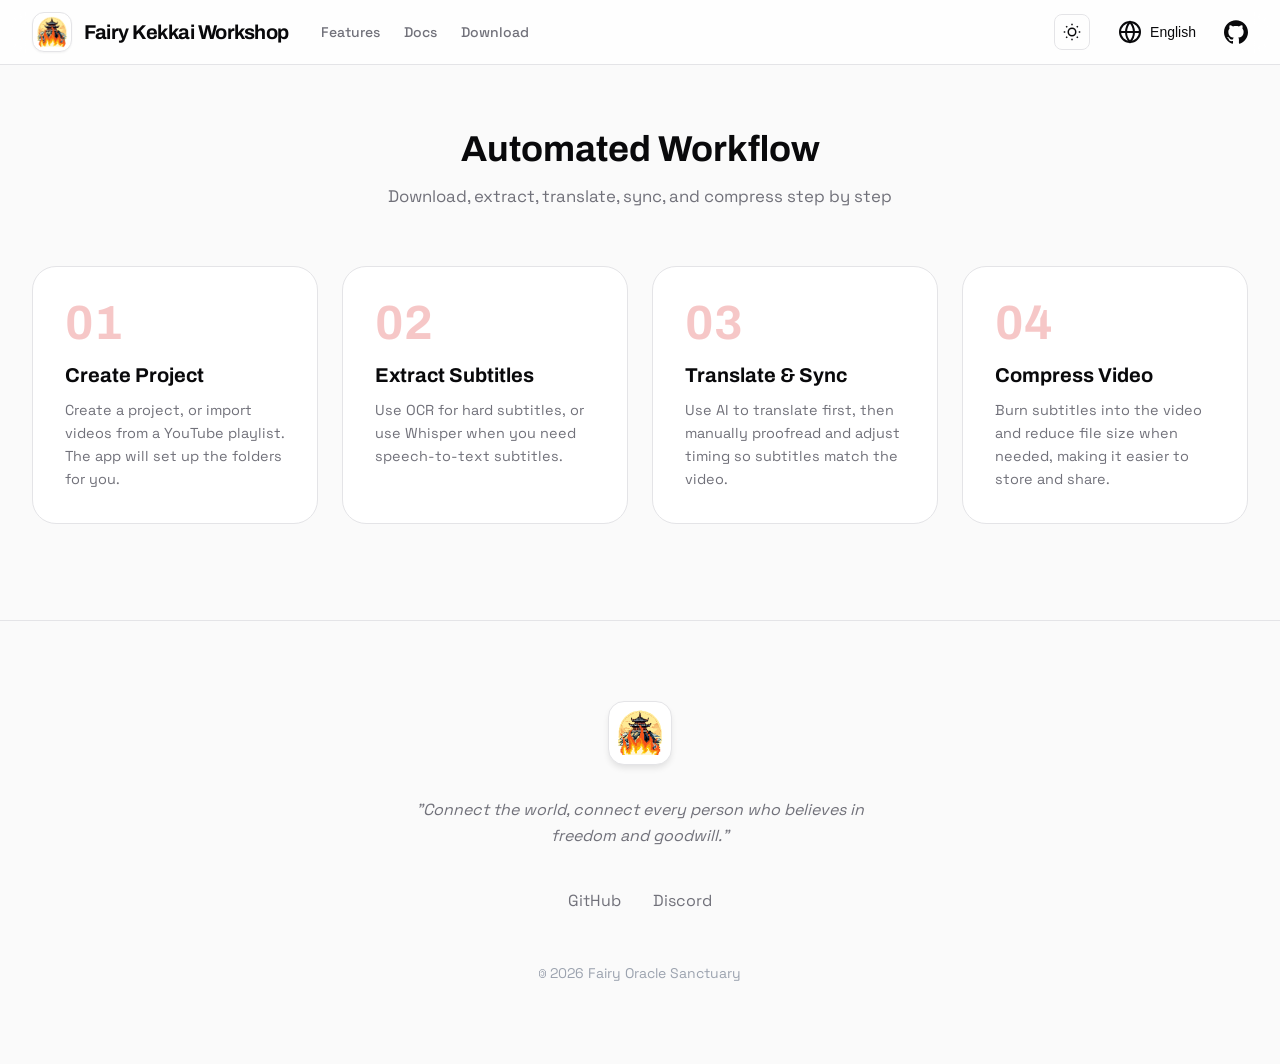
<file: docs/workflow.html>
<!DOCTYPE html>
<html lang="zh">
<head>
  <meta charset="UTF-8">
  <meta name="viewport" content="width=device-width, initial-scale=1.0">
  <title>工作流程 | Fairy Kekkai Workshop</title>
  <meta name="description" content="Fairy Kekkai Workshop 工作流程：创建项目、提取字幕、翻译对轴与压制视频。">
  <link rel="icon" type="image/png" sizes="128x128" href="images/logo.png">
  <link rel="shortcut icon" type="image/png" href="images/logo.png">
  <link rel="preconnect" href="https://fonts.googleapis.com">
  <link rel="preconnect" href="https://fonts.gstatic.com" crossorigin>
  <link href="https://fonts.googleapis.com/css2?family=Archivo:wght@300;400;500;600;700&family=Space+Grotesk:wght@300;400;500;600;700&display=swap" rel="stylesheet">
  <link rel="stylesheet" href="css/style.css">
</head>
<body>
  <main>
    <nav class="navbar">
      <div class="nav-container">
        <a class="nav-brand" href="index.html">
          <div class="nav-logo">
            <img src="images/logo.png" alt="Fairy Kekkai Workshop Logo">
          </div>
          <span class="nav-title"></span>
        </a>
        <button class="nav-toggle" id="navToggle" aria-label="Toggle navigation" aria-expanded="false" aria-controls="navMenu">
          <span></span>
          <span></span>
          <span></span>
        </button>
        <div class="nav-menu" id="navMenu">
          <div class="nav-links">
            <a href="index.html#features" class="nav-link" data-i18n="nav.features">功能特性</a>
            <a href="docs.html" class="nav-link" data-i18n="nav.docs">文档</a>
            <a href="download.html" class="nav-link" data-i18n="nav.download">下载</a>
          </div>
          <div class="nav-actions">
            <button class="theme-toggle" id="themeToggle" aria-label="Toggle theme">
              <svg class="icon sun-icon" viewBox="0 0 24 24" fill="none" stroke="currentColor" stroke-width="2">
                <circle cx="12" cy="12" r="5"/>
                <path d="M12 1v2M12 21v2M4.22 4.22l1.42 1.42M18.36 18.36l1.42 1.42M1 12h2M21 12h2M4.22 19.78l1.42-1.42M18.36 5.64l1.42-1.42"/>
              </svg>
              <svg class="icon moon-icon" viewBox="0 0 24 24" fill="none" stroke="currentColor" stroke-width="2">
                <path d="M21 12.79A9 9 0 1 1 11.21 3 7 7 0 0 0 21 12.79z"/>
              </svg>
            </button>
            <div class="language-switcher">
              <button class="lang-btn" id="langBtn">
                <svg class="icon" viewBox="0 0 24 24" fill="none" stroke="currentColor" stroke-width="2">
                  <circle cx="12" cy="12" r="10"/>
                  <path d="M2 12h20M12 2a15.3 15.3 0 0 1 4 10 15.3 15.3 0 0 1-4 10 15.3 15.3 0 0 1-4-10 15.3 15.3 0 0 1 4-10z"/>
                </svg>
                <span id="currentLang">简体中文</span>
              </button>
              <div class="lang-dropdown" id="langDropdown">
                <button class="lang-option active" data-lang="zh">简体中文</button>
                <button class="lang-option" data-lang="en">English</button>
              </div>
            </div>
            <div class="nav-social">
              <a href="https://github.com/Fairy-Oracle-Sanctuary/Fairy-Kekkai-Workshop" target="_blank" class="nav-link" aria-label="GitHub">
                <svg class="icon" viewBox="0 0 24 24" fill="currentColor">
                  <path d="M12 .297c-6.63 0-12 5.373-12 12 0 5.303 3.438 9.8 8.205 11.385.6.113.82-.258.82-.577 0-.285-.01-1.04-.015-2.04-3.338.724-4.042-1.61-4.042-1.61C4.422 18.07 3.633 17.7 3.633 17.7c-1.087-.744.084-.729.084-.729 1.205.084 1.838 1.236 1.838 1.236 1.07 1.835 2.809 1.305 3.495.998.108-.776.417-1.305.76-1.605-2.665-.3-5.466-1.332-5.466-5.93 0-1.31.465-2.38 1.235-3.22-.135-.303-.54-1.523.105-3.176 0 0 1.005-.322 3.3 1.23.96-.267 1.98-.399 3-.405 1.02.006 2.04.138 3 .405 2.28-1.552 3.285-1.23 3.285-1.23.645 1.653.24 2.873.12 3.176.765.84 1.23 1.91 1.23 3.22 0 4.61-2.805 5.625-5.475 5.92.42.36.81 1.096.81 2.22 0 1.606-.015 2.896-.015 3.286 0 .315.21.69.825.57C20.565 22.092 24 17.592 24 12.297c0-6.627-5.373-12-12-12"/>
                </svg>
              </a>
            </div>
          </div>
        </div>
      </div>
    </nav>

    <section class="workflow" id="workflow">
      <div class="section-container">
        <div class="section-header">
          <h2 class="section-title" data-i18n="workflow.title">自动化工作流</h2>
          <p class="section-subtitle" data-i18n="workflow.subtitle">按顺序完成下载、提取、翻译、对轴和压制</p>
        </div>
        <div class="workflow-grid">
          <div class="workflow-card">
            <div class="workflow-num">01</div>
            <h4 class="workflow-step-title" data-i18n="workflow.step1.title">创建项目</h4>
            <p class="workflow-step-desc" data-i18n="workflow.step1.desc">新建项目，或者从 YouTube 播放列表导入视频，软件会自动建好文件夹。</p>
          </div>
          <div class="workflow-card">
            <div class="workflow-num">02</div>
            <h4 class="workflow-step-title" data-i18n="workflow.step2.title">提取字幕</h4>
            <p class="workflow-step-desc" data-i18n="workflow.step2.desc">有硬字幕就用 OCR 提取，需要听写就用 Whisper 转字幕。</p>
          </div>
          <div class="workflow-card">
            <div class="workflow-num">03</div>
            <h4 class="workflow-step-title" data-i18n="workflow.step3.title">翻译与对轴</h4>
            <p class="workflow-step-desc" data-i18n="workflow.step3.desc">用 AI 先翻译字幕，再手动校对、改时间轴，让字幕和画面重新对上。</p>
          </div>
          <div class="workflow-card">
            <div class="workflow-num">04</div>
            <h4 class="workflow-step-title" data-i18n="workflow.step4.title">压制视频</h4>
            <p class="workflow-step-desc" data-i18n="workflow.step4.desc">把字幕嵌进视频，并按需要压小体积，方便保存和分享。</p>
          </div>
        </div>
      </div>
    </section>

    <footer class="footer">
      <div class="footer-content">
        <div class="footer-logo">
          <img src="images/logo.png" alt="Fairy Kekkai Workshop Logo">
        </div>
        <p class="footer-quote" data-i18n="footer.quote">“连接世界，连接每一个相信自由与善意的人。”</p>
        <div class="footer-links">
          <a href="https://github.com/Fairy-Oracle-Sanctuary/Fairy-Kekkai-Workshop" target="_blank" data-i18n="footer.github">GitHub</a>
          <a href="https://discord.gg/TfuNYPsjmQ" target="_blank" data-i18n="footer.discord">Discord</a>
        </div>
        <p class="footer-copyright" id="copyright">🄯 2026 天机阁 Fairy Oracle Sanctuary</p>
      </div>
    </footer>

    <button class="back-to-top" id="backToTop" aria-label="Back to top">
      <svg viewBox="0 0 24 24" fill="none" stroke="currentColor" stroke-width="2">
        <polyline points="18 15 12 9 6 15"/>
      </svg>
    </button>
  </main>

  <script src="js/main.js"></script>
</body>
</html>
</file>
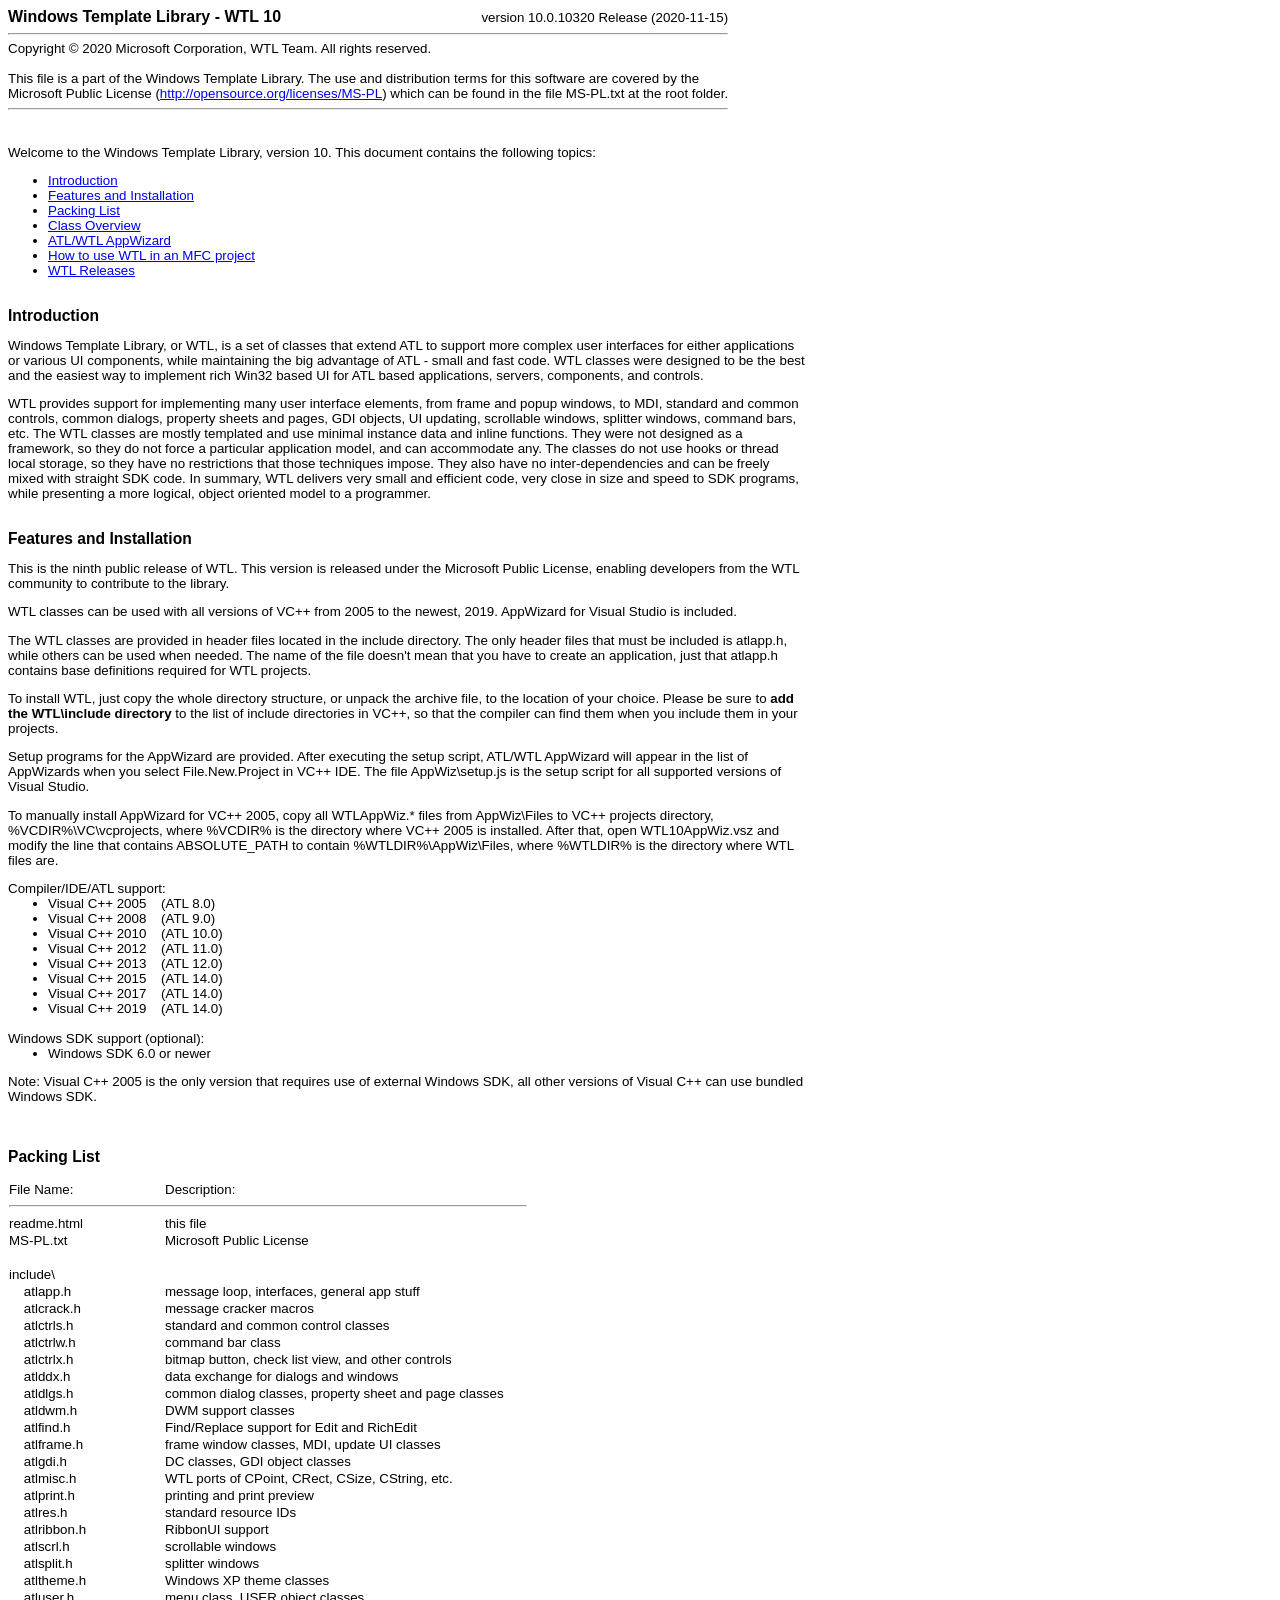
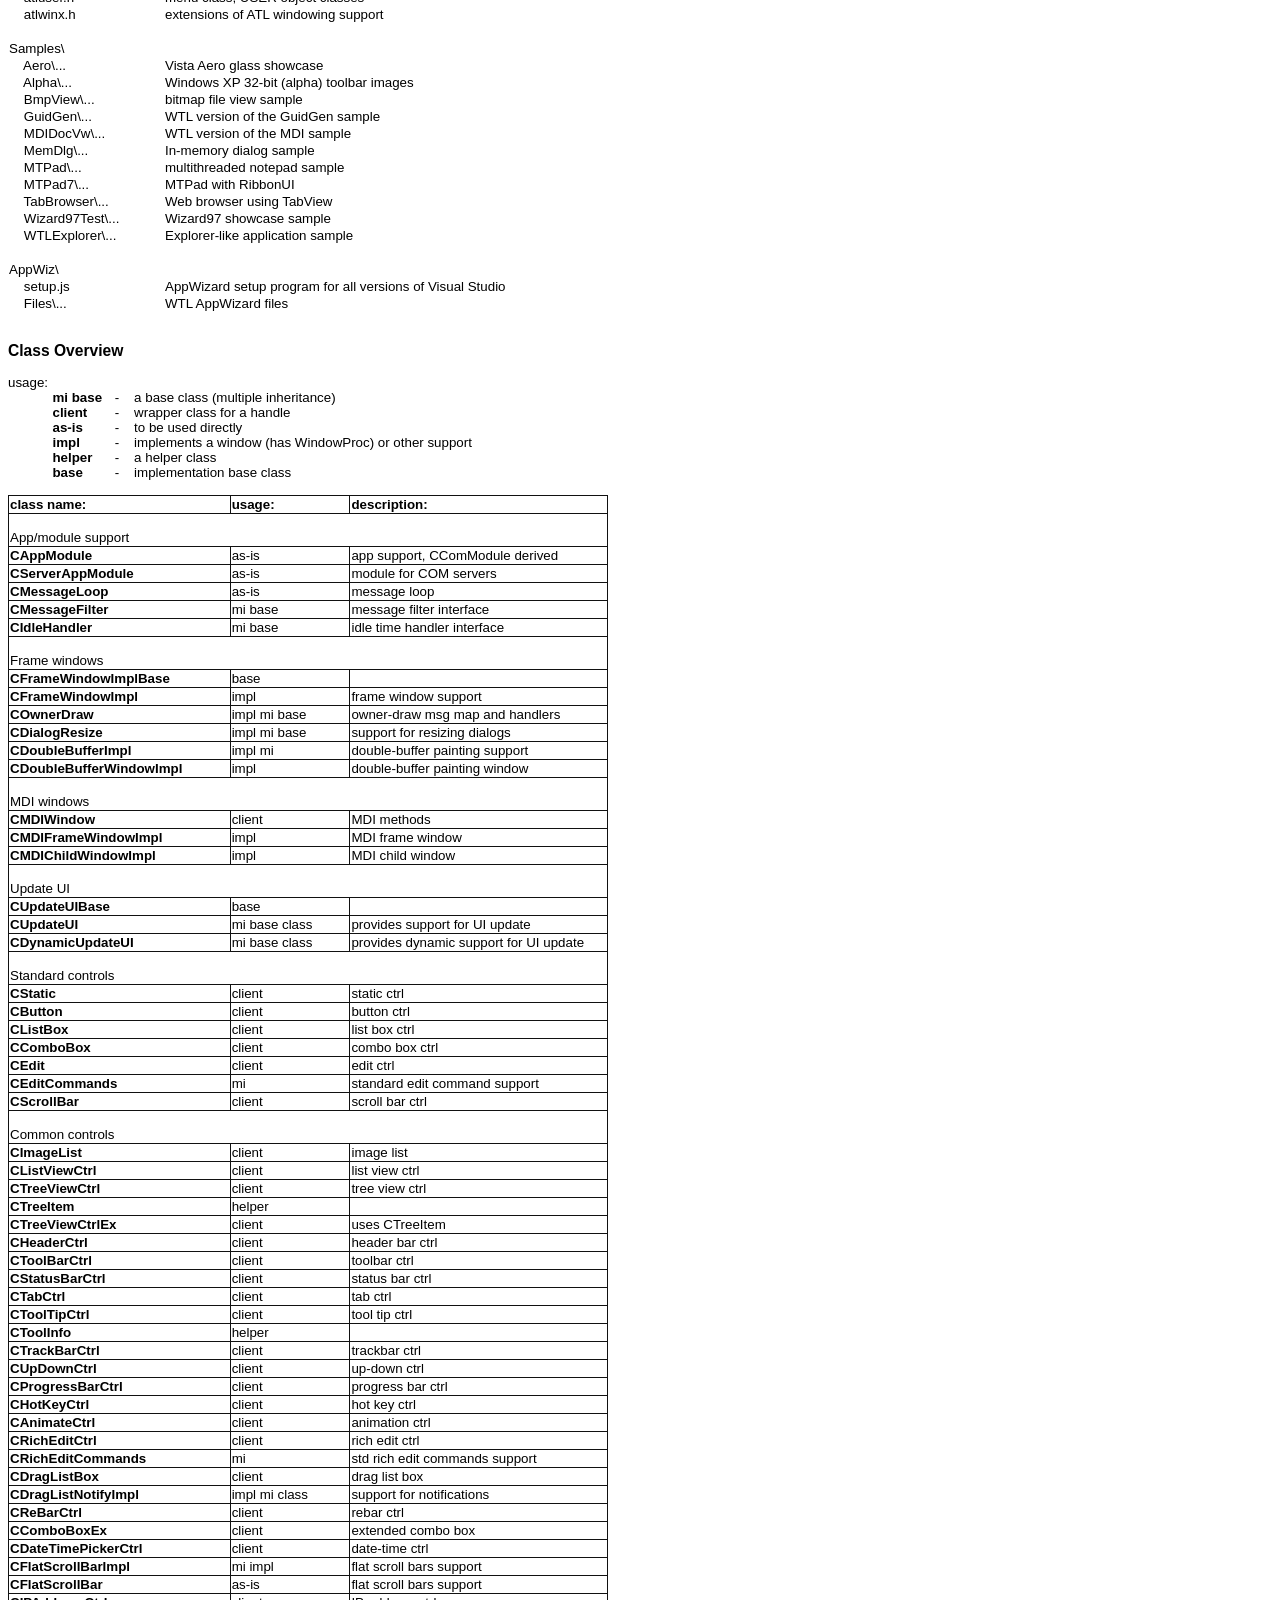
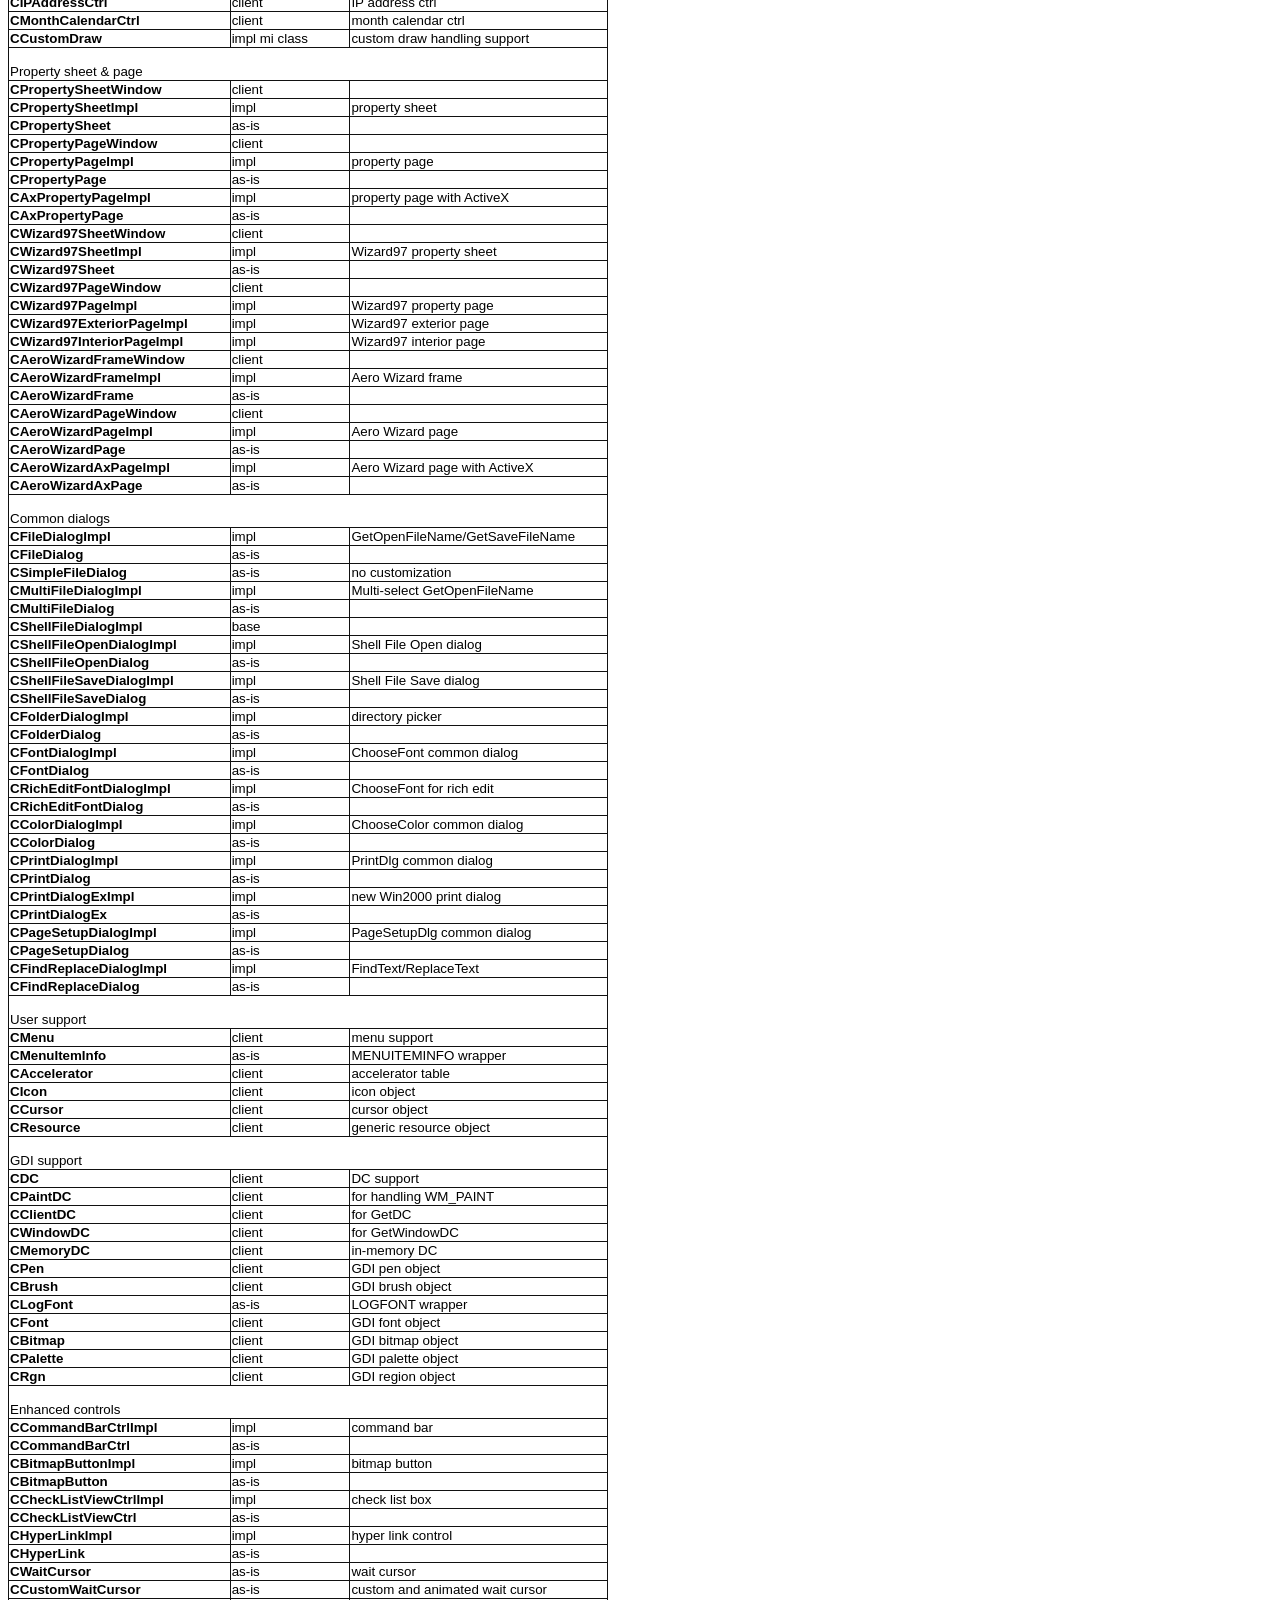
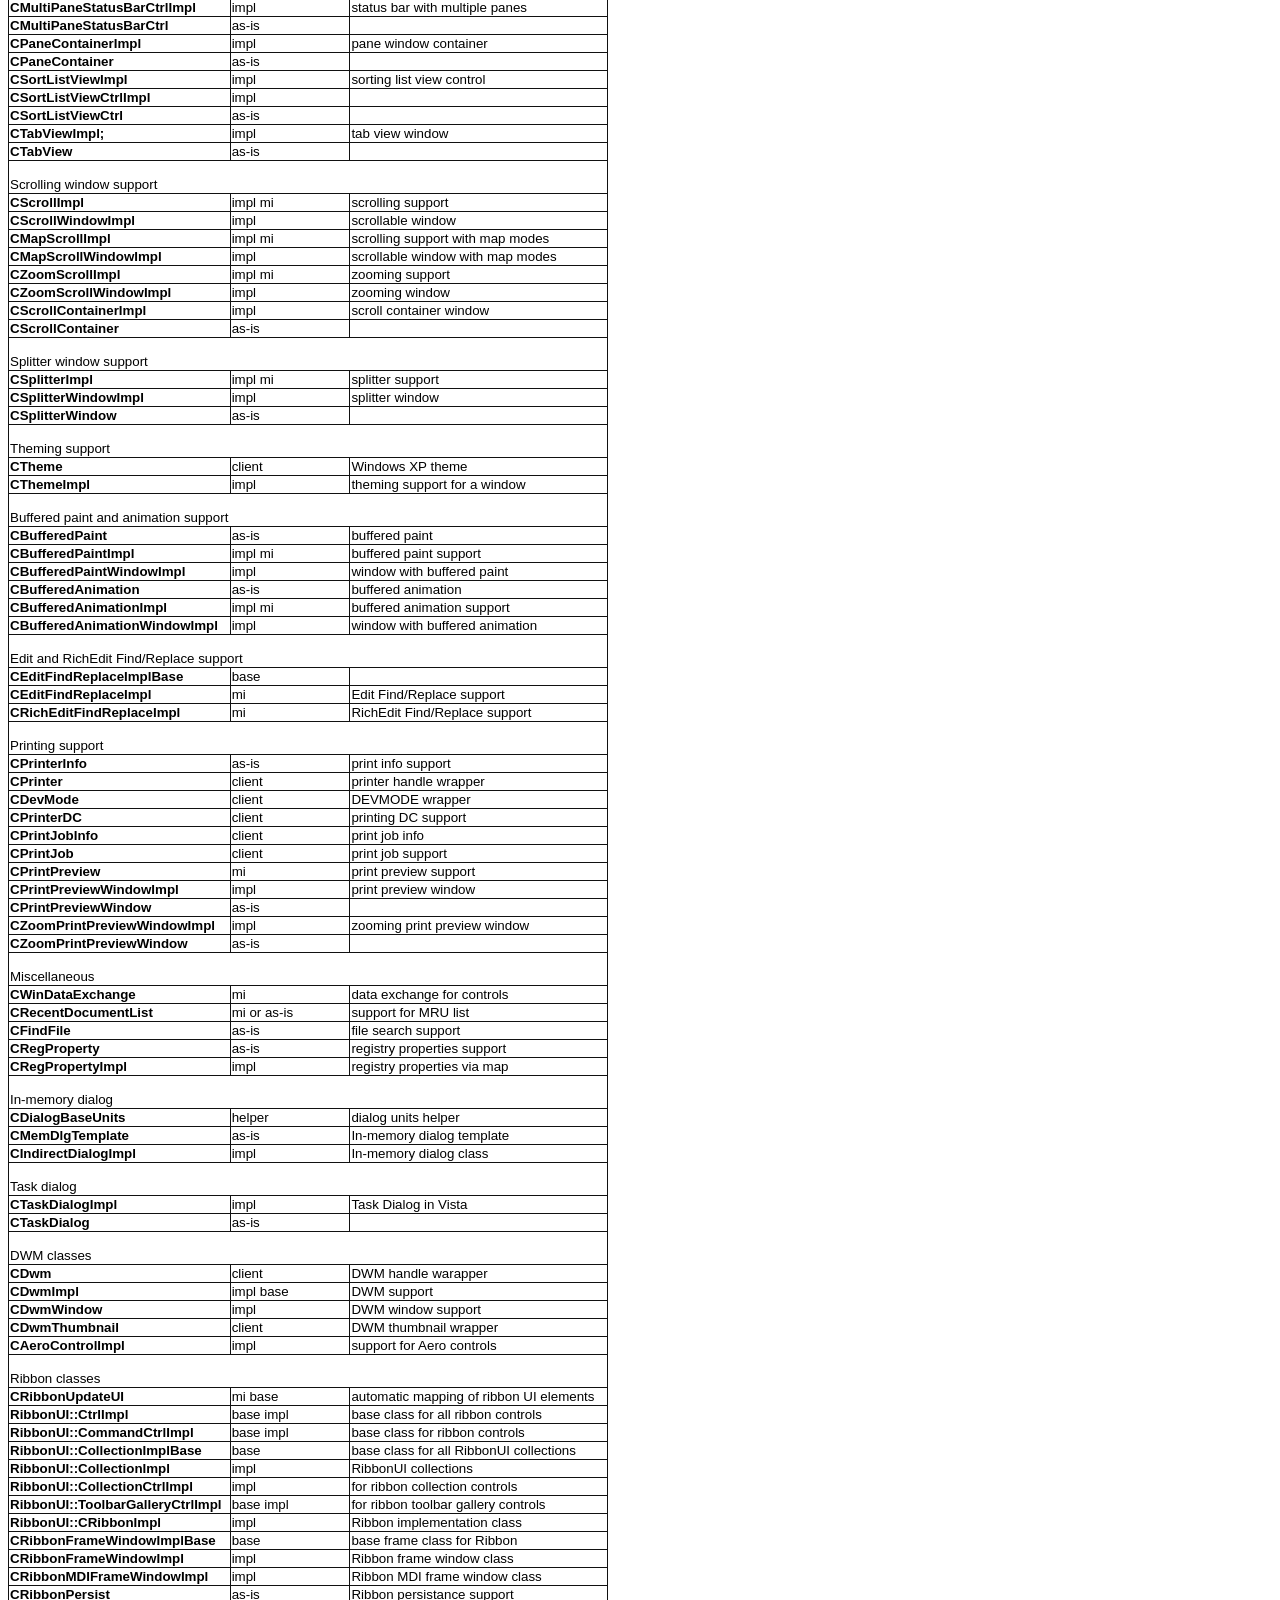
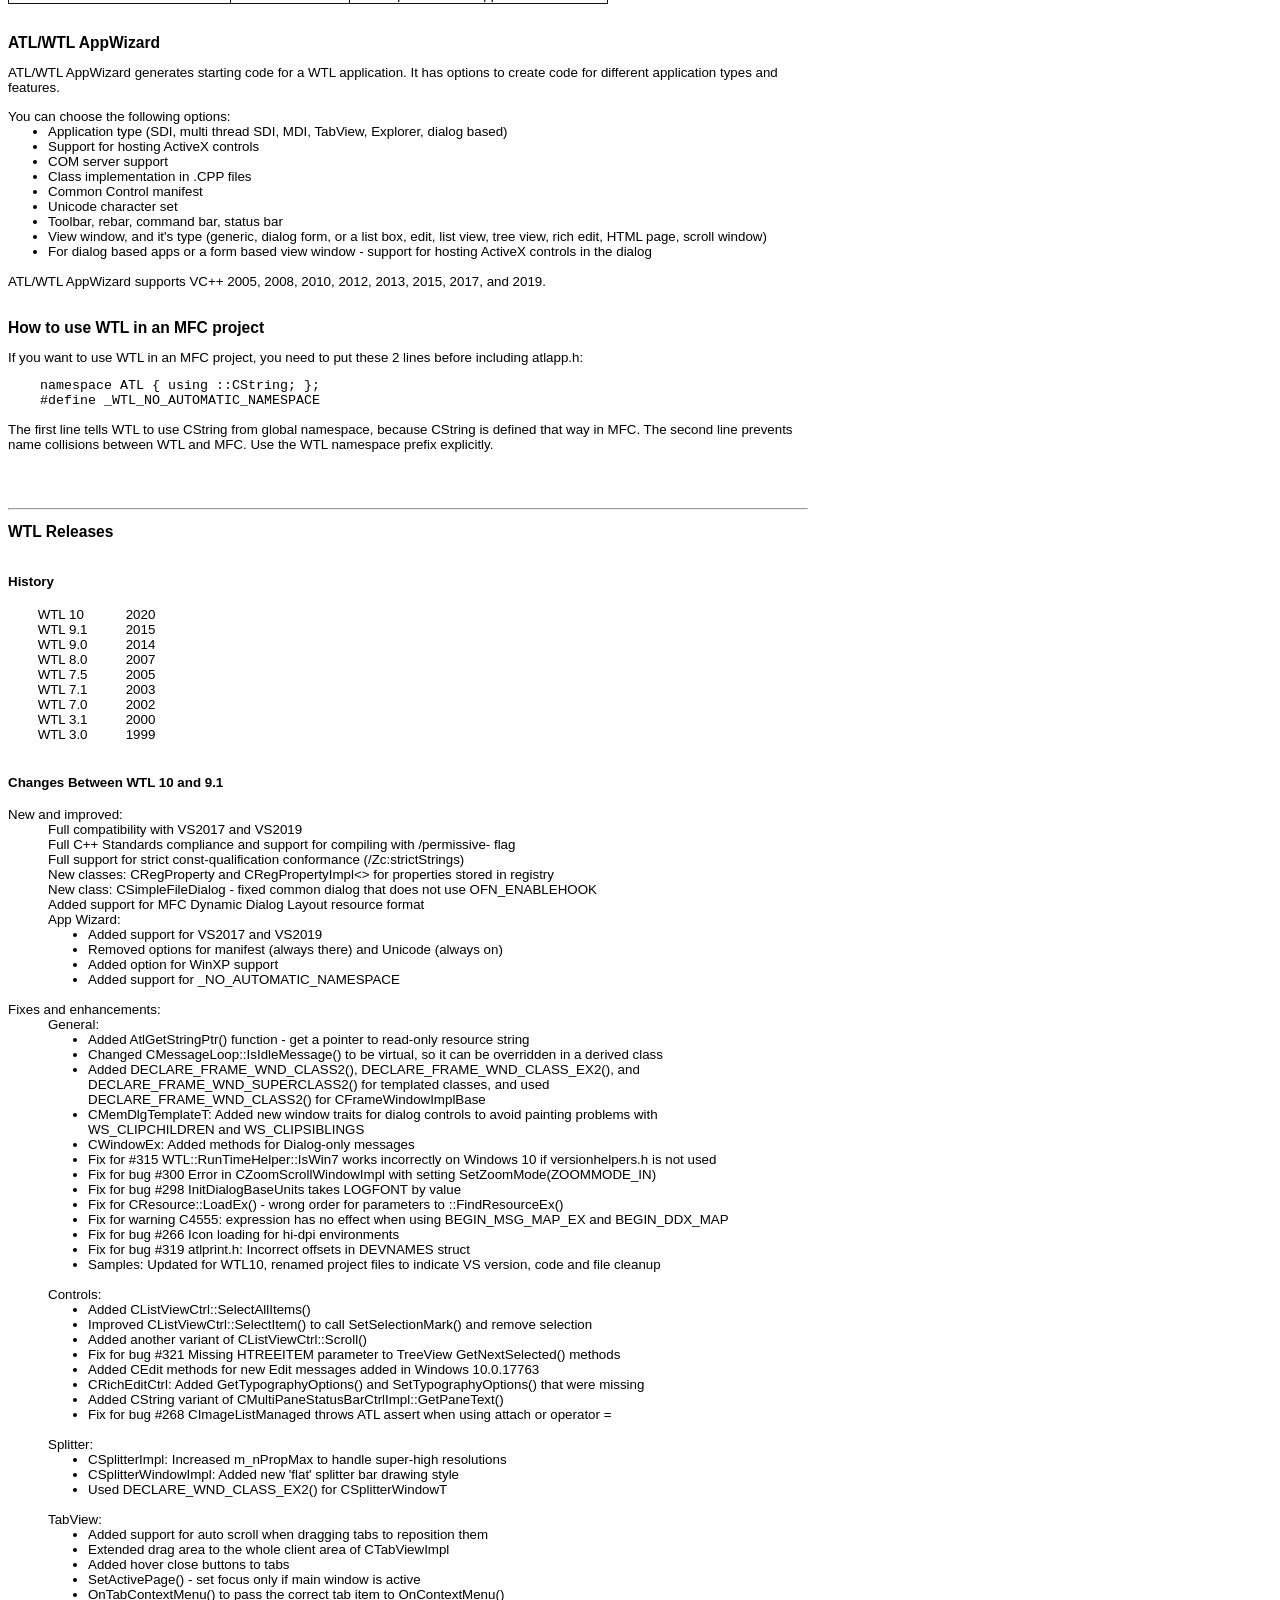
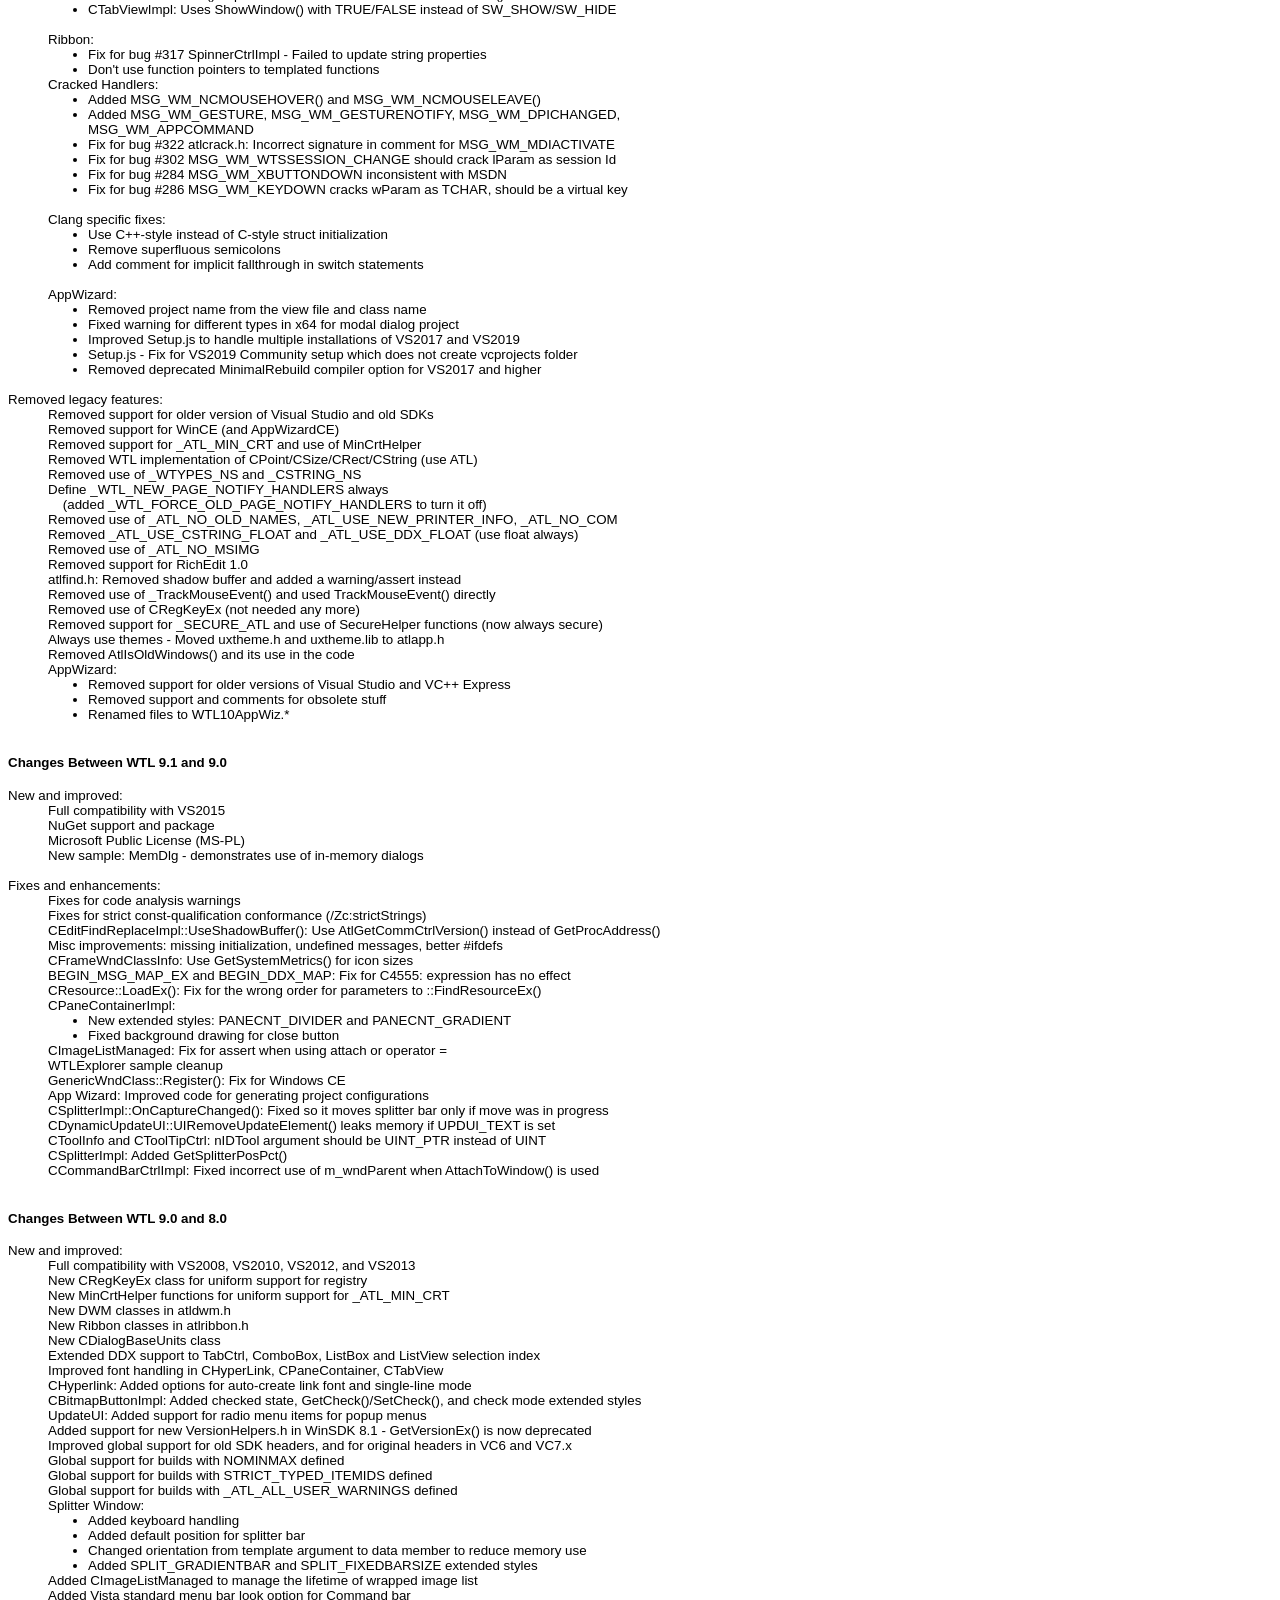
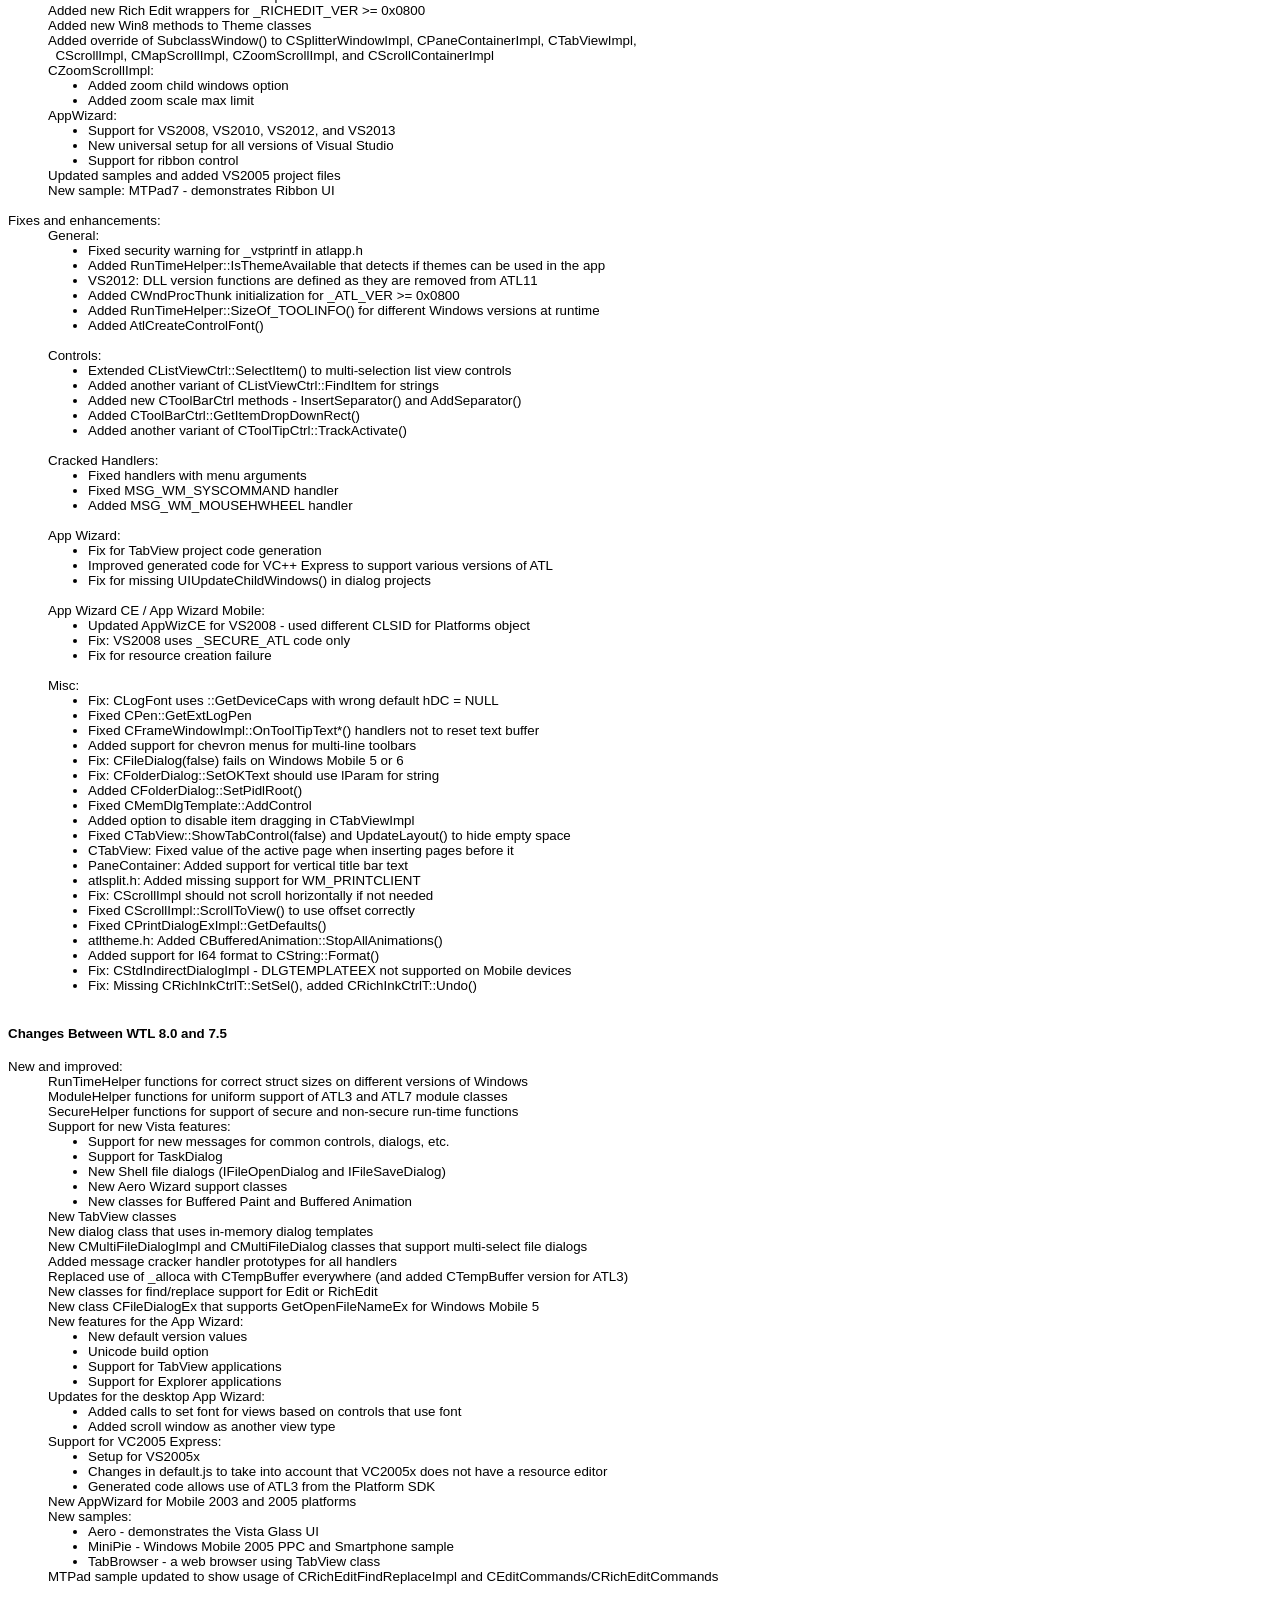
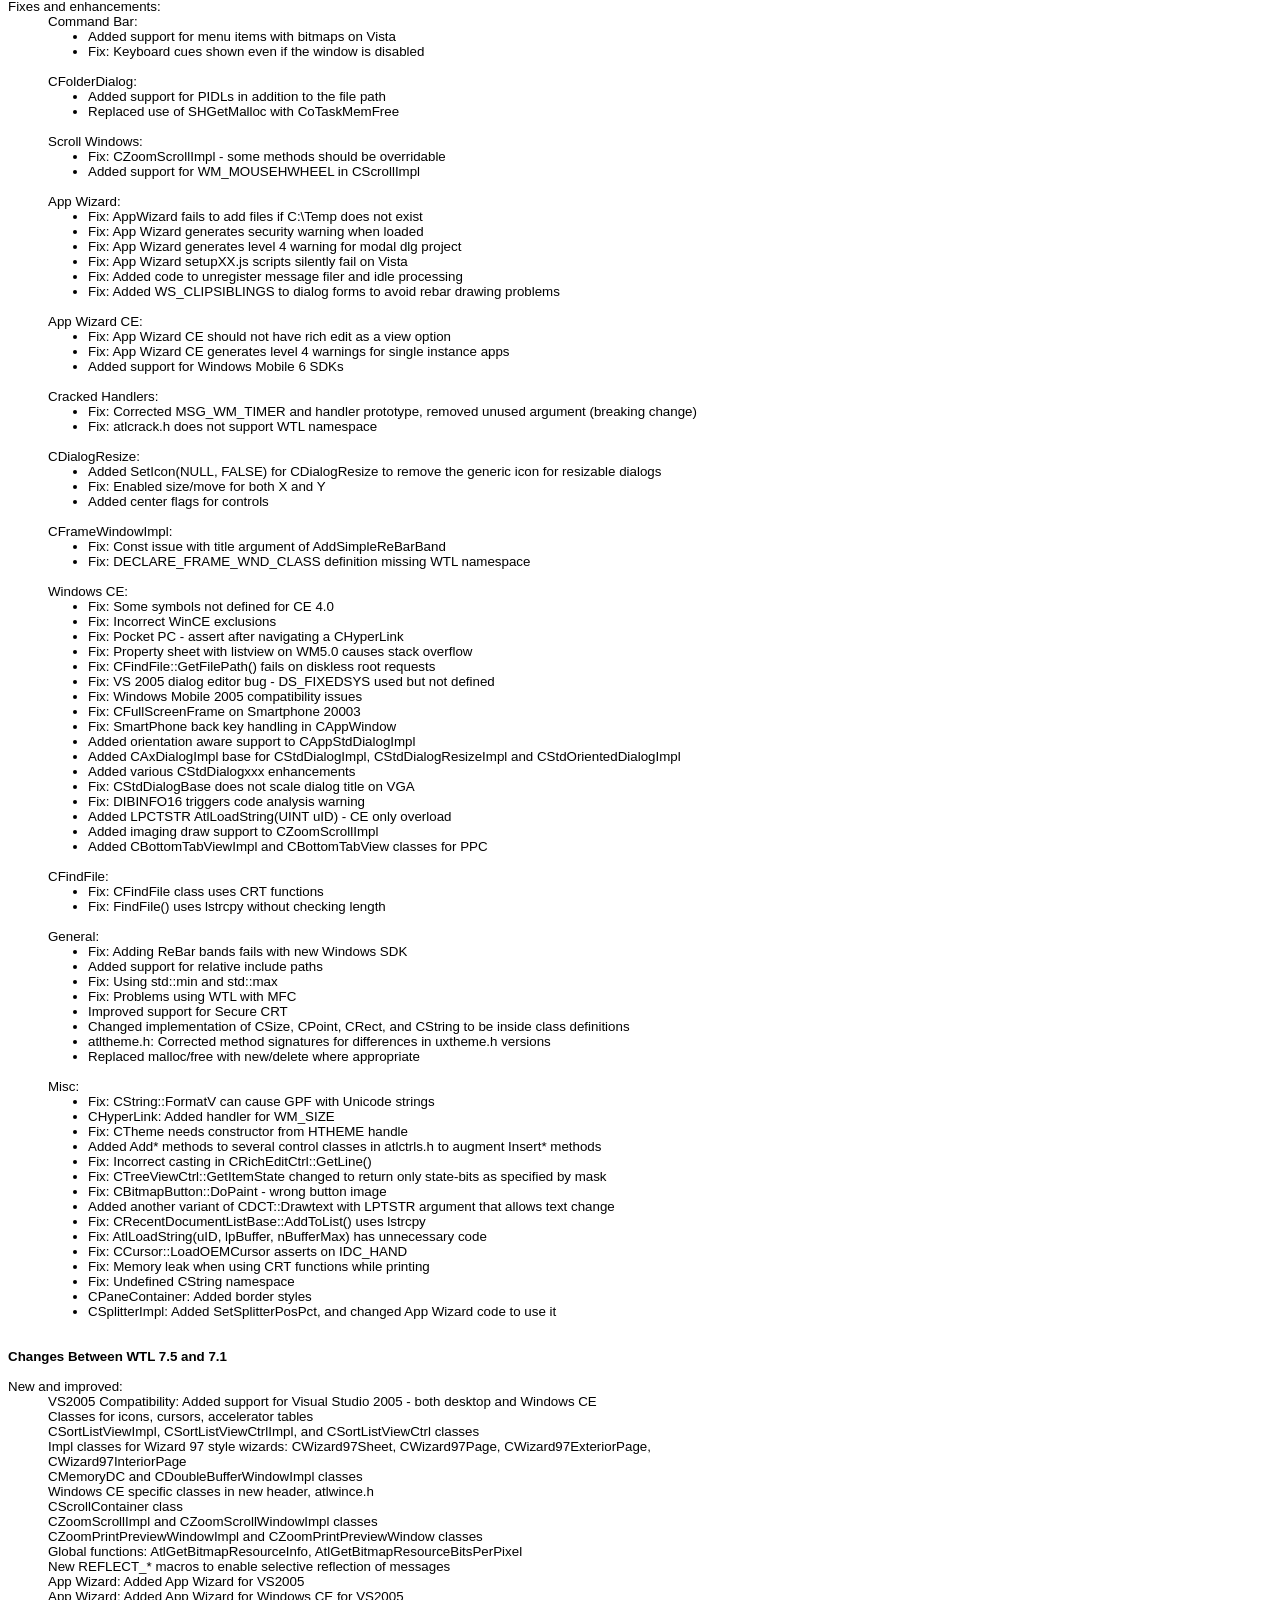
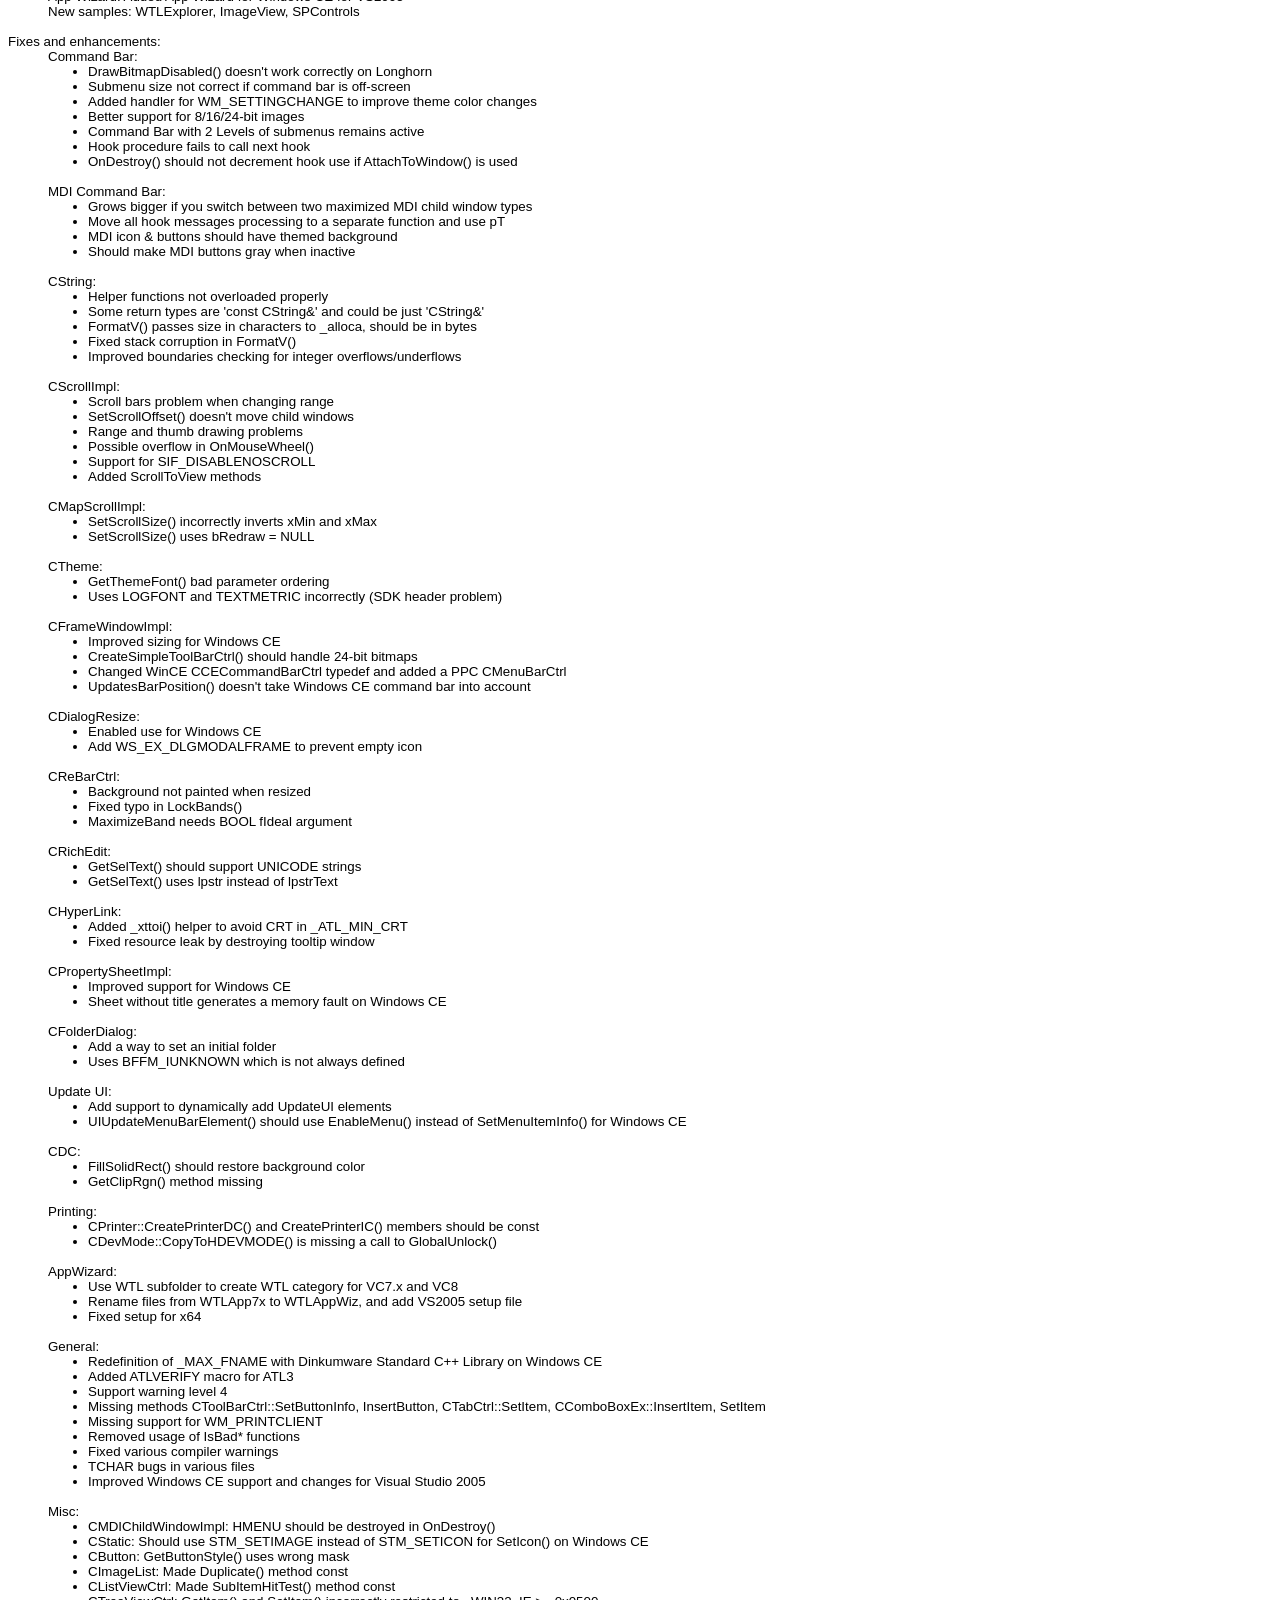
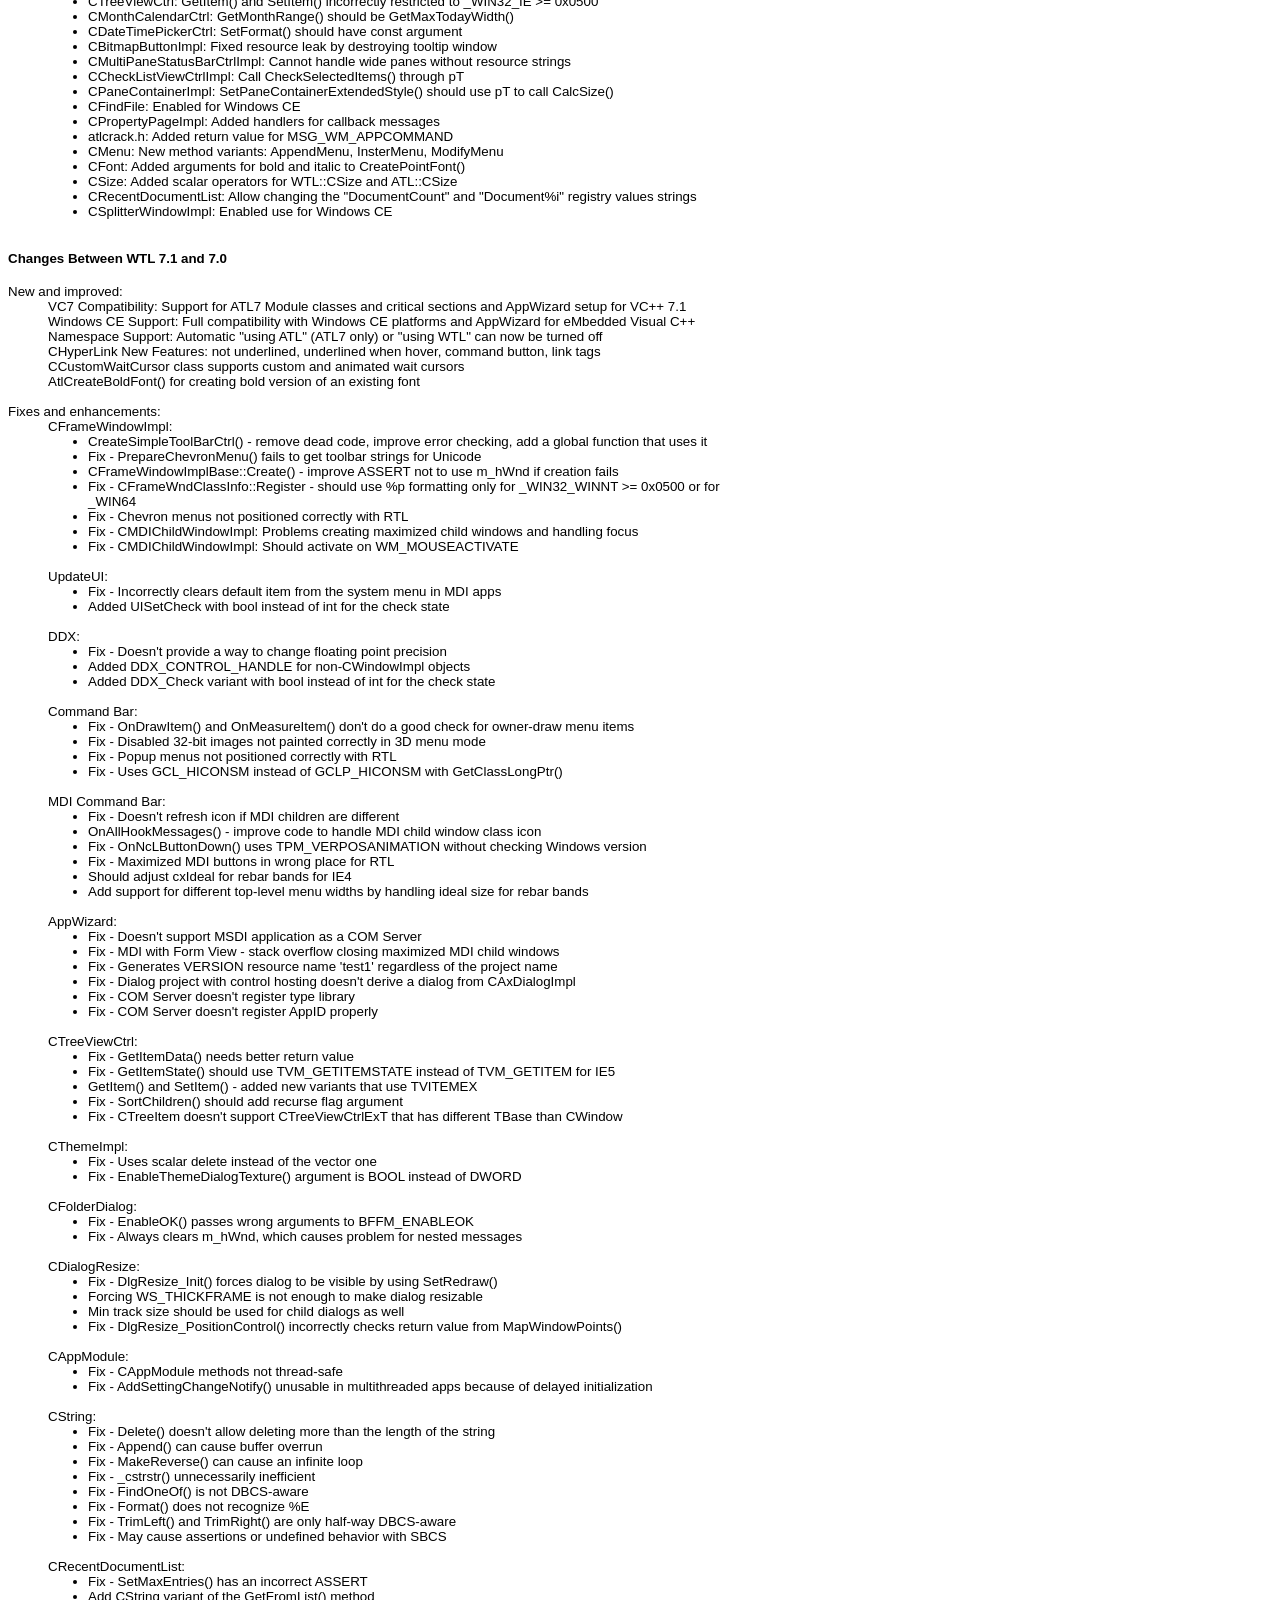
<file: app/service/CLI/whisper/Examples/WhisperDesktop/Utils/WTL/ReadMe.html>
<html>

<head>
	<meta http-equiv="Content-Language" content="en-us">
	<meta http-equiv="Content-Type" content="text/html; charset=windows-1252">
	<title>Windows Template Library</title>
	<style type="text/css">
		html, body {
			width: 800px;
			font-family: Arial;
			font-size: 10pt;
		}
		.wtl10 {
			font-family: Arial;
			font-size: 12pt;
		}
		.table1 {
			font-family: Arial;
			font-size: 10pt;
		}
		.code1 {
			font-family: Courier;
			font-size: 10pt;
			margin-left:4ch
		}
	</style>
</head>

<body>

<table class="table1" border="0" cellpadding="0" cellspacing="0" style="border-collapse: collapse" bordercolor="#111111">
	<tr>
		<td class="wtl10">
			<b>Windows Template Library - WTL 10</b>
		</td>
		<td align=right>
			version 10.0.10320 Release (2020-11-15)
		</td>
	</tr>
	<tr>
		<td colspan=2><hr></td>
	</tr>
	<tr>
		<td colspan=2>Copyright &#169; 2020 Microsoft Corporation, WTL Team. All rights reserved.</td>
	</tr>
	<tr>
		<td colspan=2><br></td>
	</tr>
	<tr>
		<td colspan=2>
			This file is a part of the Windows Template Library. 
			The use and distribution terms for this software are covered by the<br>
			Microsoft Public License (<a target="_blank" href="http://opensource.org/licenses/MS-PL">http://opensource.org/licenses/MS-PL</a>) 
			which can be found in the file MS-PL.txt at the root folder.
		</td>
	</tr>
	<tr>
		<td colspan=2><hr></td>
	</tr>
</table>
<p style=margin:0px><br></p>

<p>Welcome to the Windows Template Library, version 10. This document contains the following topics:</p>

<ul>
	<li><a href="#Introduction">Introduction</a></li>
	<li><a href="#Features and Installation">Features and Installation</a></li>
	<li><a href="#Packing List">Packing List</a></li>
	<li><a href="#Class Overview">Class Overview</a></li>
	<li><a href="#ATL/WTL AppWizard">ATL/WTL AppWizard</a></li>
	<li><a href="#WTL in MFC">How to use WTL in an MFC project</a></li>
	<li><a href="#WTL Releases">WTL Releases</a></li>
</ul>
<p style=margin:0px><br></p>

<h3 style=margin:0px>Introduction</h3>
<p>
	Windows Template Library, or WTL, is a set of 
	classes that extend ATL to support more complex user interfaces for either 
	applications or various UI components, while maintaining the big advantage of 
	ATL - small and fast code. WTL classes were designed to be the best and the 
	easiest way to implement rich Win32 based UI for ATL based applications, 
	servers, components, and controls.
</p>

<p>
	WTL provides support for implementing many 
	user interface elements, from frame and popup windows, to MDI, standard and 
	common controls, common dialogs, property sheets and pages, GDI objects, UI 
	updating, scrollable windows, splitter windows, command bars, etc. The WTL 
	classes are mostly templated and use minimal instance data and inline functions. 
	They were not designed as a framework, so they do not force a particular 
	application model, and can accommodate any. The classes do not use hooks or 
	thread local storage, so they have no restrictions that those techniques impose. 
	They also have no inter-dependencies and can be freely mixed with straight SDK 
	code. In summary, WTL delivers very small and efficient code, very close in size 
	and speed to SDK programs, while presenting a more logical, object oriented 
	model to a programmer.
</p>
<p style=margin:0px><br></p>

<h3 style=margin:0px><a name="Features and Installation"></a>Features and Installation</h3>

<p>
	This is the ninth public release of WTL. This version is released 
	under the Microsoft Public License, enabling developers from the WTL community to 
	contribute to the library.
</p>
<p>
	WTL classes can be used with all versions of VC++ from 2005 to the newest, 2019. 
	AppWizard for Visual Studio is included.
</p>
<p>
	The WTL classes are provided in header files located in the include directory. 
	The only header files that must be included is atlapp.h, while others can be used when needed. 
	The name of the file doesn't mean that you have to create an application, just that 
	atlapp.h contains base definitions required for WTL projects.
</p>
<p>
	To install WTL, just copy the whole directory structure, or unpack the archive file, 
	to the location of your choice. Please be sure to <b>add the WTL\include directory</b> 
	to the list of include directories in VC++, so that the compiler 
	can find them when you include them in your projects.
</p>
<p>
	Setup programs for the AppWizard are provided. After executing the setup script, 
	ATL/WTL AppWizard will appear in the list of AppWizards when you select File.New.Project 
	in VC++ IDE. The file AppWiz\setup.js is the setup script for all supported versions of Visual Studio.
</p>
<p>
	To manually install AppWizard for VC++ 2005, copy all WTLAppWiz.* files from AppWiz\Files to VC++ 
	projects directory, %VCDIR%\VC\vcprojects, where %VCDIR% is the directory 
	where VC++ 2005 is installed. After that, open WTL10AppWiz.vsz and modify the 
	line that contains ABSOLUTE_PATH to contain %WTLDIR%\AppWiz\Files, where 
	%WTLDIR% is the directory where WTL files are.
</p>

<p style=margin:0px>Compiler/IDE/ATL support:</p>
<ul style=margin:0px>
	<li>Visual C++ 2005&nbsp;&nbsp;&nbsp; (ATL 8.0)</li>
	<li>Visual C++ 2008&nbsp;&nbsp;&nbsp; (ATL 9.0)</li>
	<li>Visual C++ 2010&nbsp;&nbsp;&nbsp; (ATL 10.0)</li>
	<li>Visual C++ 2012&nbsp;&nbsp;&nbsp; (ATL 11.0)</li>
	<li>Visual C++ 2013&nbsp;&nbsp;&nbsp; (ATL 12.0)</li>
	<li>Visual C++ 2015&nbsp;&nbsp;&nbsp; (ATL 14.0)</li>
	<li>Visual C++ 2017&nbsp;&nbsp;&nbsp; (ATL 14.0)</li>
	<li>Visual C++ 2019&nbsp;&nbsp;&nbsp; (ATL 14.0)</li>
</ul>
<p style=margin:0px><br></p>

<p style=margin:0px>Windows SDK support (optional):</p>
<ul style=margin:0px>
	<li>Windows SDK 6.0 or newer</li>
</ul>
<p>
	Note: Visual C++ 2005 is the only version that requires use of external Windows SDK, 
	all other versions of Visual C++ can use bundled Windows SDK.
</p>
<p style=margin:0px><br></p>
<p style=margin:0px><br></p>

<h3 style=margin:0px><a name="Packing List"></a>Packing List</h3>
<p style=margin:0px><br></p>

<table class="table1" border="0" cellspacing="0" style="border-collapse: collapse" bordercolor="#111111" width="65%">
  <tr>
    <td width="30%">File Name:</td>
    <td>Description:</td>
  </tr>
  <tr>
    <td colspan="2"><hr></td>
  </tr>
  <tr>
    <td>readme.html</td>
    <td>this file</td>
  </tr>
  <tr>
    <td>MS-PL.txt</td>
    <td>Microsoft Public License</td>
  </tr>
  <tr>
    <td colspan="2">&nbsp;</td>
  </tr>
  <tr>
    <td colspan="2">include\</td>
  </tr>
  <tr>
    <td>&nbsp;&nbsp;&nbsp; atlapp.h</td>
    <td>message loop, interfaces, 
    general app stuff</td>
  </tr>
  <tr>
    <td>&nbsp;&nbsp;&nbsp; atlcrack.h</td>
    <td>message cracker macros</td>
  </tr>
  <tr>
    <td>&nbsp;&nbsp;&nbsp; atlctrls.h</td>
    <td>standard and common control 
    classes</td>
  </tr>
  <tr>
    <td>&nbsp;&nbsp;&nbsp; atlctrlw.h</td>
    <td>command bar class</td>
  </tr>
  <tr>
    <td>&nbsp;&nbsp;&nbsp; atlctrlx.h</td>
    <td>bitmap button, check list view, 
    and other controls</td>
  </tr>
  <tr>
    <td>&nbsp;&nbsp;&nbsp; atlddx.h</td>
    <td>data exchange for dialogs and 
    windows</td>
  </tr>
  <tr>
    <td>&nbsp;&nbsp;&nbsp; atldlgs.h</td>
    <td>common dialog classes, property 
    sheet and page classes</td>
  </tr>
  <tr>
    <td>&nbsp;&nbsp;&nbsp; atldwm.h</td>
    <td>DWM support classes</td>
  </tr>
  <tr>
    <td>&nbsp;&nbsp;&nbsp; atlfind.h</td>
    <td>Find/Replace support for Edit 
	and RichEdit</td>
  </tr>
  <tr>
    <td>&nbsp;&nbsp;&nbsp; atlframe.h</td>
    <td>frame window classes, MDI, 
    update UI classes</td>
  </tr>
  <tr>
    <td>&nbsp;&nbsp;&nbsp; atlgdi.h</td>
    <td>DC classes, GDI object classes</td>
  </tr>
  <tr>
    <td>&nbsp;&nbsp;&nbsp; atlmisc.h</td>
    <td>WTL ports of CPoint, CRect, 
    CSize, CString, etc.</td>
  </tr>
  <tr>
    <td>&nbsp;&nbsp;&nbsp; atlprint.h</td>
    <td>printing and print preview</td>
  </tr>
  <tr>
    <td>&nbsp;&nbsp;&nbsp; atlres.h</td>
    <td>standard resource IDs</td>
  </tr>
  <tr>
    <td>&nbsp;&nbsp;&nbsp; atlribbon.h</td>
    <td>RibbonUI support</td>
  </tr>
  <tr>
    <td>&nbsp;&nbsp;&nbsp; atlscrl.h</td>
    <td>scrollable windows</td>
  </tr>
  <tr>
    <td>&nbsp;&nbsp;&nbsp; atlsplit.h</td>
    <td>splitter windows</td>
  </tr>
  <tr>
    <td>&nbsp;&nbsp;&nbsp; atltheme.h</td>
    <td>Windows XP theme classes</td>
  </tr>
  <tr>
    <td>&nbsp;&nbsp;&nbsp; atluser.h</td>
    <td>menu class, USER object classes</td>
  </tr>
  <tr>
    <td>&nbsp;&nbsp;&nbsp; atlwinx.h</td>
    <td>extensions of ATL windowing 
    support</td>
  </tr>
  <tr>
    <td colspan="2">&nbsp;</td>
  </tr>
  <tr>
    <td colspan="2">Samples\</td>
  </tr>
  <tr>
    <td>&nbsp;&nbsp;&nbsp; Aero\...</td>
    <td>Vista Aero glass showcase</td>
  </tr>
  <tr>
    <td>&nbsp;&nbsp;&nbsp; Alpha\...</td>
    <td>Windows XP 32-bit (alpha) 
    toolbar images</td>
  </tr>
  <tr>
    <td>&nbsp;&nbsp;&nbsp; BmpView\...</td>
    <td>bitmap file view sample</td>
  </tr>
  <tr>
    <td>&nbsp;&nbsp;&nbsp; GuidGen\...</td>
    <td>WTL version of the GuidGen 
    sample</td>
  </tr>
	<tr>
    <td>&nbsp;&nbsp;&nbsp; MDIDocVw\...</td>
    <td>WTL version of the MDI sample</td>
  </tr>
	<tr>
    <td>&nbsp;&nbsp;&nbsp; MemDlg\...</td>
    <td>In-memory dialog sample</td>
  </tr>
	<tr>
    <td>&nbsp;&nbsp;&nbsp; MTPad\...</td>
    <td>multithreaded notepad sample</td>
  </tr>
	<tr>
    <td>&nbsp;&nbsp;&nbsp; MTPad7\...</td>
    <td>MTPad with RibbonUI</td>
  </tr>
  <tr>
    <td>&nbsp;&nbsp;&nbsp; TabBrowser\...</td>
    <td>Web browser using TabView</td>
  </tr>
  <tr>
    <td>&nbsp;&nbsp;&nbsp; Wizard97Test\...</td>
    <td>Wizard97 showcase 
    sample</td>
  </tr>
  <tr>
    <td>&nbsp;&nbsp;&nbsp; WTLExplorer\...</td>
    <td>Explorer-like application 
    sample</td>
  </tr>
  <tr>
    <td colspan="2">&nbsp;</td>
  </tr>
	<tr>
    <td colspan="2">AppWiz\</td>
  </tr>
	<tr>
    <td>&nbsp;&nbsp;&nbsp; setup.js</td>
    <td>AppWizard setup program for all versions of 
    Visual Studio</td>
  </tr>
	<tr>
    <td>&nbsp;&nbsp;&nbsp; Files\...</td>
    <td>WTL AppWizard files</td>
  </tr>
  </table>
<p style=margin:0px><br></p>
<p style=margin:0px><br></p>

<h3 style=margin:0px><a name="Class Overview"></a>Class Overview</h3>
<p style=margin:0px><br></p>

<p style=margin:0px>usage:</p>
<table class="table1" style=margin-left:6ch border="0" cellpadding="0" cellspacing="0" style="border-collapse: collapse" bordercolor="#111111" width="65%">
  <tr>
    <td width="12%"><b>mi base</b></td>
    <td>- &nbsp;&nbsp; a base class (multiple inheritance)</td>
  </tr>
  <tr>
    <td><b>client</b></td>
    <td>- &nbsp;&nbsp; wrapper class for a handle</td>
  </tr>
  <tr>
    <td><b>as-is</b></td>
    <td>- &nbsp;&nbsp; to be used directly</td>
  </tr>
  <tr>
    <td><b>impl</b></td>
    <td>- &nbsp;&nbsp; implements a window (has WindowProc) or other support</td>
  </tr>
  <tr>
    <td><b>helper</b></td>
    <td>- &nbsp;&nbsp; a helper class</td>
  </tr>
  <tr>
    <td><b>base</b></td>
    <td>- &nbsp;&nbsp; implementation base class</td>
  </tr>
</table>
<p style=margin:0px><br></p>

<table class="table1" border="1" cellspacing="0" style="border-collapse: collapse" bordercolor="#111111" width="75%">
  <tr>
    <td width="37%"><b>class name:</b></td>
    <td width="20%"><b>usage:</b></td>
    <td><b>description:</b></td>
  </tr>
  <tr>
    <td colspan="3"><br>App/module support</td>
  </tr>
  <tr>
    <td><b>CAppModule</b></td>
    <td>as-is</td>
    <td>app support, CComModule derived</td>
  </tr>
  <tr>
    <td><b>CServerAppModule</b></td>
    <td>as-is</td>
    <td>module for COM servers</td>
  </tr>
  <tr>
    <td><b>CMessageLoop</b></td>
    <td>as-is</td>
    <td>message loop</td>
  </tr>
  <tr>
    <td><b>CMessageFilter</b></td>
    <td>mi base</td>
    <td>message filter interface</td>
  </tr>
  <tr>
    <td><b>CIdleHandler</b></td>
    <td>mi base</td>
    <td>idle time handler interface</td>
  </tr>
  <tr>
    <td colspan="3"><br>Frame windows</td>
  </tr>
  <tr>
    <td><b>CFrameWindowImplBase</b></td>
    <td>base</td>
    <td>&nbsp;</td>
  </tr>
  <tr>
    <td><b>CFrameWindowImpl</b></td>
    <td>impl</td>
    <td>frame window support</td>
  </tr>
  <tr>
    <td><b>COwnerDraw</b></td>
    <td>impl mi base</td>
    <td>owner-draw msg map and handlers</td>
  </tr>
  <tr>
    <td><b>CDialogResize
    </b></td>
    <td>impl mi base</td>
    <td>support for resizing dialogs</td>
  </tr>
	<tr>
    <td><b>CDoubleBufferImpl
    </b></td>
    <td>impl mi</td>
    <td>double-buffer painting support</td>
  </tr>
  <tr>
    <td><b>CDoubleBufferWindowImpl
    </b></td>
    <td>impl</td>
    <td>double-buffer painting window</td>
  </tr>
  <tr>
    <td colspan="3"><br>MDI windows</td>
  </tr>
  <tr>
    <td><b>CMDIWindow</b></td>
    <td>client</td>
    <td>MDI methods</td>
  </tr>
  <tr>
    <td><b>CMDIFrameWindowImpl</b></td>
    <td>impl</td>
    <td>MDI frame window</td>
  </tr>
  <tr>
    <td><b>CMDIChildWindowImpl</b></td>
    <td>impl</td>
    <td>MDI child window</td>
  </tr>
  <tr>
    <td colspan="3"><br>Update UI</td>
  </tr>
  <tr>
    <td><b>CUpdateUIBase</b></td>
    <td>base</td>
    <td>&nbsp;</td>
  </tr>
  <tr>
    <td><b>CUpdateUI</b></td>
    <td>mi base class</td>
    <td>provides support for UI update</td>
  </tr>
  <tr>
    <td><b>CDynamicUpdateUI</b></td>
    <td>mi base class</td>
    <td>provides dynamic support for UI update</td>
  </tr>
  <tr>
    <td colspan="3"><br>Standard controls</td>
  </tr>
  <tr>
    <td><b>CStatic</b></td>
    <td>client</td>
    <td>static ctrl</td>
  </tr>
  <tr>
    <td><b>CButton</b></td>
    <td>client</td>
    <td>button ctrl</td>
  </tr>
  <tr>
    <td><b>CListBox</b></td>
    <td>client</td>
    <td>list box ctrl</td>
  </tr>
  <tr>
    <td><b>CComboBox</b></td>
    <td>client</td>
    <td>combo box ctrl</td>
  </tr>
  <tr>
    <td><b>CEdit</b></td>
    <td>client</td>
    <td>edit ctrl</td>
  </tr>
  <tr>
    <td><b>CEditCommands</b></td>
    <td>mi</td>
    <td>standard edit command support</td>
  </tr>
  <tr>
    <td><b>CScrollBar</b></td>
    <td>client</td>
    <td>scroll bar ctrl</td>
  </tr>
  <tr>
    <td colspan="3"><br>Common controls</td>
  </tr>
  <tr>
    <td><b>CImageList</b></td>
    <td>client</td>
    <td>image list</td>
  </tr>
  <tr>
    <td><b>CListViewCtrl</b></td>
    <td>client</td>
    <td>list view ctrl</td>
  </tr>
  <tr>
    <td><b>CTreeViewCtrl</b></td>
    <td>client</td>
    <td>tree view ctrl</td>
  </tr>
  <tr>
    <td><b>CTreeItem</b></td>
    <td>helper</td>
    <td>&nbsp;</td>
  </tr>
  <tr>
    <td><b>CTreeViewCtrlEx</b></td>
    <td>client</td>
    <td>uses CTreeItem</td>
  </tr>
  <tr>
    <td><b>CHeaderCtrl</b></td>
    <td>client</td>
    <td>header bar ctrl</td>
  </tr>
  <tr>
    <td><b>CToolBarCtrl</b></td>
    <td>client</td>
    <td>toolbar ctrl</td>
  </tr>
  <tr>
    <td><b>CStatusBarCtrl</b></td>
    <td>client</td>
    <td>status bar ctrl</td>
  </tr>
  <tr>
    <td><b>CTabCtrl</b></td>
    <td>client</td>
    <td>tab ctrl</td>
  </tr>
  <tr>
    <td><b>CToolTipCtrl</b></td>
    <td>client</td>
    <td>tool tip ctrl</td>
  </tr>
  <tr>
    <td><b>CToolInfo</b></td>
    <td>helper</td>
    <td>&nbsp;</td>
  </tr>
  <tr>
    <td><b>CTrackBarCtrl</b></td>
    <td>client</td>
    <td>trackbar ctrl</td>
  </tr>
  <tr>
    <td><b>CUpDownCtrl</b></td>
    <td>client</td>
    <td>up-down ctrl</td>
  </tr>
  <tr>
    <td><b>CProgressBarCtrl</b></td>
    <td>client</td>
    <td>progress bar ctrl</td>
  </tr>
  <tr>
    <td><b>CHotKeyCtrl</b></td>
    <td>client</td>
    <td>hot key ctrl</td>
  </tr>
  <tr>
    <td><b>CAnimateCtrl</b></td>
    <td>client</td>
    <td>animation ctrl</td>
  </tr>
  <tr>
    <td><b>CRichEditCtrl</b></td>
    <td>client</td>
    <td>rich edit ctrl</td>
  </tr>
  <tr>
    <td><b>CRichEditCommands</b></td>
    <td>mi</td>
    <td>std rich edit commands support</td>
  </tr>
  <tr>
    <td><b>CDragListBox</b></td>
    <td>client</td>
    <td>drag list box</td>
  </tr>
  <tr>
    <td><b>CDragListNotifyImpl</b></td>
    <td>impl mi class</td>
    <td>support for notifications</td>
  </tr>
  <tr>
    <td><b>CReBarCtrl</b></td>
    <td>client</td>
    <td>rebar ctrl</td>
  </tr>
  <tr>
    <td><b>CComboBoxEx</b></td>
    <td>client</td>
    <td>extended combo box</td>
  </tr>
  <tr>
    <td><b>CDateTimePickerCtrl</b></td>
    <td>client</td>
    <td>date-time ctrl</td>
  </tr>
  <tr>
    <td><b>CFlatScrollBarImpl</b></td>
    <td>mi impl</td>
    <td>flat scroll bars support</td>
  </tr>
  <tr>
    <td><b>CFlatScrollBar</b></td>
    <td>as-is</td>
    <td>flat scroll bars support</td>
  </tr>
  <tr>
    <td><b>CIPAddressCtrl</b></td>
    <td>client</td>
    <td>IP address ctrl</td>
  </tr>
  <tr>
    <td><b>CMonthCalendarCtrl</b></td>
    <td>client</td>
    <td>month calendar ctrl</td>
  </tr>
  <tr>
    <td><b>CCustomDraw</b></td>
    <td>impl mi class</td>
    <td>custom draw handling support</td>
  </tr>
  <tr>
    <td colspan="3"><br>Property sheet &amp; page</td>
  </tr>
  <tr>
    <td><b>CPropertySheetWindow</b></td>
    <td>client</td>
    <td>&nbsp;</td>
  </tr>
  <tr>
    <td><b>CPropertySheetImpl</b></td>
    <td>impl</td>
    <td>property sheet </td>
  </tr>
  <tr>
    <td><b>CPropertySheet</b></td>
    <td>as-is</td>
    <td>&nbsp;</td>
  </tr>
  <tr>
    <td><b>CPropertyPageWindow</b></td>
    <td>client</td>
    <td>&nbsp;</td>
  </tr>
  <tr>
    <td><b>CPropertyPageImpl</b></td>
    <td>impl</td>
    <td>property page</td>
  </tr>
  <tr>
    <td><b>CPropertyPage</b></td>
    <td>as-is</td>
    <td>&nbsp;</td>
  </tr>
  <tr>
    <td><b>CAxPropertyPageImpl</b></td>
    <td>impl</td>
    <td>property page with ActiveX</td>
  </tr>
  <tr>
    <td><b>CAxPropertyPage</b></td>
    <td>as-is</td>
    <td>&nbsp;</td>
  </tr>
	<tr>
    <td><b>CWizard97SheetWindow</b></td>
    <td>client</td>
    <td>&nbsp;</td>
  </tr>
	<tr>
    <td><b>CWizard97SheetImpl</b></td>
    <td>impl</td>
    <td>Wizard97 property sheet</td>
  </tr>
	<tr>
    <td><b>CWizard97Sheet</b></td>
    <td>as-is</td>
    <td>&nbsp;</td>
  </tr>
	<tr>
    <td><b>CWizard97PageWindow</b></td>
    <td>client</td>
    <td>&nbsp;</td>
  </tr>
	<tr>
    <td><b>CWizard97PageImpl</b></td>
    <td>impl</td>
    <td>Wizard97 property page</td>
  </tr>
	<tr>
    <td><b>CWizard97ExteriorPageImpl</b></td>
    <td>impl</td>
    <td>Wizard97 exterior page</td>
  </tr>
	<tr>
    <td><b>CWizard97InteriorPageImpl</b></td>
    <td>impl</td>
    <td>Wizard97 interior page</td>
  </tr>
	<tr>
    <td><b>CAeroWizardFrameWindow</b></td>
    <td>client</td>
    <td>&nbsp;</td>
  </tr>
	<tr>
    <td><b>CAeroWizardFrameImpl</b></td>
    <td>impl</td>
    <td>Aero Wizard frame</td>
  </tr>
	<tr>
    <td><b>CAeroWizardFrame</b></td>
    <td>as-is</td>
    <td>&nbsp;</td>
  </tr>
	<tr>
    <td><b>CAeroWizardPageWindow</b></td>
    <td>client</td>
    <td>&nbsp;</td>
  </tr>
	<tr>
    <td><b>CAeroWizardPageImpl</b></td>
    <td>impl</td>
    <td>Aero Wizard page</td>
  </tr>
	<tr>
    <td><b>CAeroWizardPage</b></td>
    <td>as-is</td>
    <td>&nbsp;</td>
  </tr>
	<tr>
    <td><b>CAeroWizardAxPageImpl</b></td>
    <td>impl</td>
    <td>Aero Wizard page with ActiveX</td>
  </tr>
	<tr>
    <td><b>CAeroWizardAxPage</b></td>
    <td>as-is</td>
    <td>&nbsp;</td>
  </tr>
  <tr>
    <td colspan="3"><br>Common dialogs</td>
  </tr>
  <tr>
    <td><b>CFileDialogImpl</b></td>
    <td>impl</td>
    <td>GetOpenFileName/GetSaveFileName</td>
  </tr>
  <tr>
    <td><b>CFileDialog</b></td>
    <td>as-is</td>
    <td>&nbsp;</td>
  </tr>
  <tr>
    <td><b>CSimpleFileDialog</b></td>
    <td>as-is</td>
    <td>no customization</td>
  </tr>
  <tr>
    <td><b>CMultiFileDialogImpl</b></td>
    <td>impl</td>
    <td>Multi-select GetOpenFileName</td>
  </tr>
  <tr>
    <td><b>CMultiFileDialog</b></td>
    <td>as-is</td>
    <td>&nbsp;</td>
  </tr>
	<tr>
    <td><b>CShellFileDialogImpl</b></td>
    <td>base</td>
    <td>&nbsp;</td>
  </tr>
	<tr>
    <td><b>CShellFileOpenDialogImpl</b></td>
    <td>impl</td>
    <td>Shell File Open dialog</td>
  </tr>
	<tr>
    <td><b>CShellFileOpenDialog</b></td>
    <td>as-is</td>
    <td>&nbsp;</td>
  </tr>
	<tr>
    <td><b>CShellFileSaveDialogImpl</b></td>
    <td>impl</td>
    <td>Shell File Save dialog</td>
  </tr>
  <tr>
    <td><b>CShellFileSaveDialog</b></td>
    <td>as-is</td>
    <td>&nbsp;</td>
  </tr>
  <tr>
    <td><b>CFolderDialogImpl</b></td>
    <td>impl</td>
    <td>directory picker</td>
  </tr>
  <tr>
    <td><b>CFolderDialog</b></td>
    <td>as-is</td>
    <td>&nbsp;</td>
  </tr>
  <tr>
    <td><b>CFontDialogImpl</b></td>
    <td>impl</td>
    <td>ChooseFont common dialog</td>
  </tr>
  <tr>
    <td><b>CFontDialog</b></td>
    <td>as-is</td>
    <td>&nbsp;</td>
  </tr>
  <tr>
    <td><b>CRichEditFontDialogImpl</b></td>
    <td>impl</td>
    <td>ChooseFont for rich edit</td>
  </tr>
  <tr>
    <td><b>CRichEditFontDialog</b></td>
    <td>as-is</td>
    <td>&nbsp;</td>
  </tr>
  <tr>
    <td><b>CColorDialogImpl</b></td>
    <td>impl</td>
    <td>ChooseColor common dialog</td>
  </tr>
  <tr>
    <td><b>CColorDialog</b></td>
    <td>as-is</td>
    <td>&nbsp;</td>
  </tr>
  <tr>
    <td><b>CPrintDialogImpl</b></td>
    <td>impl</td>
    <td>PrintDlg common dialog</td>
  </tr>
  <tr>
    <td><b>CPrintDialog</b></td>
    <td>as-is</td>
    <td>&nbsp;</td>
  </tr>
  <tr>
    <td><b>CPrintDialogExImpl</b></td>
    <td>impl</td>
    <td>new Win2000 print dialog</td>
  </tr>
  <tr>
    <td><b>CPrintDialogEx</b></td>
    <td>as-is</td>
    <td>&nbsp;</td>
  </tr>
  <tr>
    <td><b>CPageSetupDialogImpl</b></td>
    <td>impl</td>
    <td>PageSetupDlg common dialog</td>
  </tr>
  <tr>
    <td><b>CPageSetupDialog</b></td>
    <td>as-is</td>
    <td>&nbsp;</td>
  </tr>
  <tr>
    <td><b>CFindReplaceDialogImpl</b></td>
    <td>impl</td>
    <td>FindText/ReplaceText</td>
  </tr>
  <tr>
    <td><b>CFindReplaceDialog</b></td>
    <td>as-is</td>
    <td>&nbsp;</td>
  </tr>
  <tr>
    <td colspan="3"><br>User support</td>
  </tr>
  <tr>
    <td><b>CMenu</b></td>
    <td>client</td>
    <td>menu support</td>
  </tr>
	<tr>
    <td><b>CMenuItemInfo</b></td>
    <td>as-is</td>
    <td>MENUITEMINFO wrapper</td>
  </tr>
	<tr>
    <td><b>CAccelerator</b></td>
    <td>client</td>
    <td>accelerator table</td>
  </tr>
	<tr>
    <td><b>CIcon</b></td>
    <td>client</td>
    <td>icon object</td>
  </tr>
	<tr>
    <td><b>CCursor</b></td>
    <td>client</td>
    <td>cursor object</td>
  </tr>
	<tr>
    <td><b>CResource</b></td>
    <td>client</td>
    <td>generic resource object</td>
  </tr>
  <tr>
    <td colspan="3"><br>GDI support</td>
  </tr>
  <tr>
    <td><b>CDC</b></td>
    <td>client</td>
    <td>DC support</td>
  </tr>
  <tr>
    <td><b>CPaintDC</b></td>
    <td>client</td>
    <td>for handling WM_PAINT</td>
  </tr>
  <tr>
    <td><b>CClientDC</b></td>
    <td>client</td>
    <td>for GetDC</td>
  </tr>
  <tr>
    <td><b>CWindowDC</b></td>
    <td>client</td>
    <td>for GetWindowDC</td>
  </tr>
  <tr>
    <td><b>CMemoryDC</b></td>
    <td>client</td>
    <td>in-memory DC</td>
  </tr>
  <tr>
    <td><b>CPen</b></td>
    <td>client</td>
    <td>GDI pen object</td>
  </tr>
  <tr>
    <td><b>CBrush</b></td>
    <td>client</td>
    <td>GDI brush object</td>
  </tr>
  <tr>
    <td><b>CLogFont</b></td>
    <td>as-is</td>
    <td>LOGFONT wrapper</td>
  </tr>
  <tr>
    <td><b>CFont</b></td>
    <td>client</td>
    <td>GDI font object</td>
  </tr>
  <tr>
    <td><b>CBitmap</b></td>
    <td>client</td>
    <td>GDI bitmap object</td>
  </tr>
  <tr>
    <td><b>CPalette</b></td>
    <td>client</td>
    <td>GDI palette object</td>
  </tr>
  <tr>
    <td><b>CRgn</b></td>
    <td>client</td>
    <td>GDI region object</td>
  </tr>
  <tr>
    <td colspan="3"><br>Enhanced controls</td>
  </tr>
  <tr>
    <td><b>CCommandBarCtrlImpl</b></td>
    <td>impl</td>
    <td>command bar</td>
  </tr>
  <tr>
    <td><b>CCommandBarCtrl</b></td>
    <td>as-is</td>
    <td>&nbsp;</td>
  </tr>
  <tr>
    <td><b>CBitmapButtonImpl</b></td>
    <td>impl</td>
    <td>bitmap button</td>
  </tr>
  <tr>
    <td><b>CBitmapButton</b></td>
    <td>as-is</td>
    <td>&nbsp;</td>
  </tr>
  <tr>
    <td><b>CCheckListViewCtrlImpl</b></td>
    <td>impl</td>
    <td>check list box</td>
  </tr>
  <tr>
    <td><b>CCheckListViewCtrl</b></td>
    <td>as-is</td>
    <td>&nbsp;</td>
  </tr>
  <tr>
    <td><b>CHyperLinkImpl</b></td>
    <td>impl</td>
    <td>hyper link control</td>
  </tr>
  <tr>
    <td><b>CHyperLink</b></td>
    <td>as-is</td>
    <td>&nbsp;</td>
  </tr>
  <tr>
    <td><b>CWaitCursor</b></td>
    <td>as-is</td>
    <td>wait cursor</td>
  </tr>
  <tr>
    <td><b>CCustomWaitCursor</b></td>
    <td>as-is</td>
    <td>custom and animated wait cursor</td>
  </tr>
  <tr>
    <td><b>CMultiPaneStatusBarCtrlImpl</b></td>
    <td>impl</td>
    <td>status bar with multiple panes</td>
  </tr>
  <tr>
    <td><b>CMultiPaneStatusBarCtrl</b></td>
    <td>as-is</td>
    <td>&nbsp;</td>
  </tr>
  <tr>
    <td><b>CPaneContainerImpl</b></td>
    <td>impl</td>
    <td>pane window container</td>
  </tr>
  <tr>
    <td><b>CPaneContainer</b></td>
    <td>as-is</td>
    <td>&nbsp;</td>
  </tr>
	<tr>
    <td><b>CSortListViewImpl</b></td>
    <td>impl</td>
    <td>sorting list view control</td>
  </tr>
	<tr>
    <td><b>CSortListViewCtrlImpl</b></td>
    <td>impl</td>
    <td>&nbsp;</td>
  </tr>
	<tr>
    <td><b>CSortListViewCtrl</b></td>
    <td>as-is</td>
    <td>&nbsp;</td>
  </tr>
	<tr>
    <td><b>CTabViewImpl;</b></td>
    <td>impl</td>
    <td>tab view window</td>
  </tr>
  <tr>
    <td><b>CTabView</b></td>
    <td>as-is</td>
    <td>&nbsp;</td>
  </tr>
  <tr>
    <td colspan="3"><br>Scrolling window support</td>
  </tr>
  <tr>
    <td><b>CScrollImpl</b></td>
    <td>impl mi</td>
    <td>scrolling support</td>
  </tr>
  <tr>
    <td><b>CScrollWindowImpl</b></td>
    <td>impl</td>
    <td>scrollable window</td>
  </tr>
  <tr>
    <td><b>CMapScrollImpl</b></td>
    <td>impl mi</td>
    <td>scrolling support with map modes</td>
  </tr>
  <tr>
    <td><b>CMapScrollWindowImpl</b></td>
    <td>impl</td>
    <td>scrollable window with map modes</td>
  </tr>
  <tr>
    <td><b>CZoomScrollImpl</b></td>
    <td>impl mi</td>
    <td>zooming support</td>
  </tr>
	<tr>
    <td><b>CZoomScrollWindowImpl</b></td>
    <td>impl</td>
    <td>zooming window</td>
  </tr>
  <tr>
    <td><b>CScrollContainerImpl</b></td>
    <td>impl</td>
    <td>scroll container window</td>
  </tr>
	<tr>
    <td><b>CScrollContainer</b></td>
    <td>as-is</td>
    <td>&nbsp;</td>
  </tr>
  <tr>
    <td colspan="3"><br>Splitter window support</td>
  </tr>
  <tr>
    <td><b>CSplitterImpl</b></td>
    <td>impl mi</td>
    <td>splitter support</td>
  </tr>
  <tr>
    <td><b>CSplitterWindowImpl</b></td>
    <td>impl</td>
    <td>splitter window</td>
  </tr>
  <tr>
    <td><b>CSplitterWindow</b></td>
    <td>as-is</td>
    <td>&nbsp;</td>
  </tr>
  <tr>
    <td colspan="3"><br>Theming support</td>
  </tr>
  <tr>
    <td><b>CTheme</b></td>
    <td>client</td>
    <td>Windows XP theme</td>
  </tr>
  <tr>
    <td><b>CThemeImpl</b></td>
    <td>impl</td>
    <td>theming support for a window</td>
  </tr>
  <tr>
    <td colspan="3"><br>Buffered paint and animation support</td>
  </tr>
	<tr>
    <td><b>CBufferedPaint</b></td>
    <td>as-is</td>
    <td>buffered paint</td>
  </tr>
	<tr>
    <td><b>CBufferedPaintImpl</b></td>
    <td>impl mi</td>
    <td>buffered paint support</td>
  </tr>
	<tr>
    <td><b>CBufferedPaintWindowImpl</b></td>
    <td>impl</td>
    <td>window with buffered paint</td>
  </tr>
	<tr>
    <td><b>CBufferedAnimation</b></td>
    <td>as-is</td>
    <td>buffered animation</td>
  </tr>
	<tr>
    <td><b>CBufferedAnimationImpl</b></td>
    <td>impl mi</td>
    <td>buffered animation support</td>
  </tr>
	<tr>
    <td><b>CBufferedAnimationWindowImpl</b></td>
    <td>impl</td>
    <td>window with buffered animation</td>
  </tr>
  <tr>
    <td colspan="3"><br>Edit and RichEdit Find/Replace support</td>
  </tr>
	<tr>
    <td><b>CEditFindReplaceImplBase</b></td>
    <td>base</td>
    <td>&nbsp;</td>
  </tr>
	<tr>
    <td><b>CEditFindReplaceImpl</b></td>
    <td>mi</td>
    <td>Edit Find/Replace support</td>
  </tr>
	<tr>
    <td><b>CRichEditFindReplaceImpl</b></td>
    <td>mi</td>
    <td>RichEdit Find/Replace support</td>
  </tr>
  <tr>
    <td colspan="3"><br>Printing support</td>
  </tr>
  <tr>
    <td><b>CPrinterInfo</b></td>
    <td>as-is</td>
    <td>print info support</td>
  </tr>
  <tr>
    <td><b>CPrinter</b></td>
    <td>client</td>
    <td>printer handle wrapper</td>
  </tr>
  <tr>
    <td><b>CDevMode</b></td>
    <td>client</td>
    <td>DEVMODE wrapper</td>
  </tr>
  <tr>
    <td><b>CPrinterDC</b></td>
    <td>client</td>
    <td>printing DC support</td>
  </tr>
  <tr>
    <td><b>CPrintJobInfo</b></td>
    <td>client</td>
    <td>print job info</td>
  </tr>
  <tr>
    <td><b>CPrintJob</b></td>
    <td>client</td>
    <td>print job support</td>
  </tr>
  <tr>
    <td><b>CPrintPreview</b></td>
    <td>mi</td>
    <td>print preview support</td>
  </tr>
  <tr>
    <td><b>CPrintPreviewWindowImpl</b></td>
    <td>impl</td>
    <td>print preview window</td>
  </tr>
  <tr>
    <td><b>CPrintPreviewWindow</b></td>
    <td>as-is</td>
    <td>&nbsp;</td>
  </tr>
  <tr>
    <td><b>CZoomPrintPreviewWindowImpl</b></td>
    <td>impl</td>
    <td>zooming print preview window</td>
  </tr>
  <tr>
    <td><b>CZoomPrintPreviewWindow</b></td>
    <td>as-is</td>
    <td>&nbsp;</td>
  </tr>
  <tr>
    <td colspan="3"><br>Miscellaneous</td>
  </tr>
  <tr>
    <td><b>CWinDataExchange</b></td>
    <td>mi</td>
    <td>data exchange for controls</td>
  </tr>
  <tr>
    <td><b>CRecentDocumentList</b></td>
    <td>mi or as-is</td>
    <td>support for MRU list</td>
  </tr>
  <tr>
    <td><b>CFindFile</b></td>
    <td>as-is</td>
    <td>file search support</td>
  </tr>
  <tr>
    <td><b>CRegProperty</b></td>
    <td>as-is</td>
    <td>registry properties support</td>
  </tr>
  <tr>
    <td><b>CRegPropertyImpl</b></td>
    <td>impl</td>
    <td>registry properties via map</td>
  </tr>
  <tr>
    <td colspan="3"><br>In-memory dialog</td>
  </tr>
  <tr>
    <td><b>CDialogBaseUnits</b></td>
    <td>helper</td>
    <td>dialog units helper</td>
  </tr>
  <tr>
    <td><b>CMemDlgTemplate</b></td>
    <td>as-is</td>
    <td>In-memory dialog template</td>
  </tr>
  <tr>
    <td><b>CIndirectDialogImpl</b></td>
    <td>impl</td>
    <td>In-memory dialog class</td>
  </tr>
  <tr>
    <td colspan="3"><br>Task dialog</td>
  </tr>
  <tr>
    <td><b>CTaskDialogImpl</b></td>
    <td>impl</td>
    <td>Task Dialog in Vista</td>
  </tr>
  <tr>
    <td><b>CTaskDialog</b></td>
    <td>as-is</td>
    <td>&nbsp;</td>
  </tr>
  <tr>
    <td colspan="3"><br>DWM classes</td>
  </tr>
  <tr>
    <td><b>CDwm</b></td>
    <td>client</td>
    <td>DWM handle warapper</td>
  </tr>
  <tr>
    <td><b>CDwmImpl</b></td>
    <td>impl base</td>
    <td>DWM support</td>
  </tr>
  <tr>
    <td><b>CDwmWindow</b></td>
    <td>impl</td>
    <td>DWM window support</td>
  </tr>
  <tr>
    <td><b>CDwmThumbnail</b></td>
    <td>client</td>
    <td>DWM thumbnail wrapper</td>
  </tr>
  <tr>
    <td><b>CAeroControlImpl</b></td>
    <td>impl</td>
    <td>support for Aero controls</td>
  </tr>
  <tr>
    <td colspan="3"><br>Ribbon classes</td>
  </tr>
  <tr>
    <td><b>CRibbonUpdateUI</b></td>
    <td>mi base</td>
    <td>automatic mapping of ribbon UI elements</td>
  </tr>
  <tr>
    <td><b>RibbonUI::CtrlImpl</b></td>
    <td>base impl</td>
    <td>base class for all ribbon controls</td>
  </tr>
  <tr>
    <td><b>RibbonUI::CommandCtrlImpl</b></td>
    <td>base impl</td>
    <td>base class for ribbon controls</td>
  </tr>
  <tr>
    <td><b>RibbonUI::CollectionImplBase</b></td>
    <td>base</td>
    <td>base class for all RibbonUI collections</td>
  </tr>
  <tr>
    <td><b>RibbonUI::CollectionImpl</b></td>
    <td>impl</td>
    <td>RibbonUI collections</td>
  </tr>
  <tr>
    <td><b>RibbonUI::CollectionCtrlImpl</b></td>
    <td>impl</td>
    <td>for ribbon collection controls</td>
  </tr>
  <tr>
    <td><b>RibbonUI::ToolbarGalleryCtrlImpl</b></td>
    <td>base impl</td>
    <td>for ribbon toolbar gallery controls</td>
  </tr>
  <tr>
    <td><b>RibbonUI::CRibbonImpl</b></td>
    <td>impl</td>
    <td>Ribbon implementation class</td>
  </tr>
  <tr>
    <td><b>CRibbonFrameWindowImplBase</b></td>
    <td>base</td>
    <td>base frame class for Ribbon</td>
  </tr>
  <tr>
    <td><b>CRibbonFrameWindowImpl</b></td>
    <td>impl</td>
    <td>Ribbon frame window class</td>
  </tr>
  <tr>
    <td><b>CRibbonMDIFrameWindowImpl</b></td>
    <td>impl</td>
    <td>Ribbon MDI frame window class</td>
  </tr>
  <tr>
    <td><b>CRibbonPersist</b></td>
    <td>as-is</td>
    <td>Ribbon persistance support</td>
  </tr>
</table>
<p style=margin:0px><br></p>
<p style=margin:0px><br></p>

<h3 style=margin:0px><a name="ATL/WTL AppWizard"></a>ATL/WTL AppWizard</h3>

<p>ATL/WTL AppWizard generates starting code for a WTL application. It has options to create code for different application types and features.</p>
<p style=margin:0px>You can choose the following options:</p>
<ul style='margin-top:0px;margin-bottom:0px'>
	<li>Application type (SDI, multi thread SDI, MDI, TabView, Explorer, dialog based)</li>
	<li>Support for hosting ActiveX controls</li>
	<li>COM server support</li>
	<li>Class implementation in .CPP files</li>
	<li>Common Control manifest</li>
	<li>Unicode character set</li>
	<li>Toolbar, rebar, command bar, status bar</li>
	<li>View window, and it's type (generic, dialog form, or a list box, edit, list view, tree view, rich edit, HTML page, scroll window)</li>
	<li>For dialog based apps or a form based view window - support for hosting ActiveX controls in the dialog</li>
</ul>
<p style=margin:0px><br></p>

<p style=margin:0px>ATL/WTL AppWizard supports VC++ 2005, 2008, 2010, 2012, 2013, 2015, 2017, and 2019.</p>
<p style=margin:0px><br></p>
<p style=margin:0px><br></p>

<h3 style=margin:0px><a name="WTL in MFC"></a>How to use WTL in an MFC project</h3>

<p>If you want to use WTL in an MFC project, you need to put these 2 lines before including atlapp.h:</p>
<p class="code1">
	namespace ATL { using ::CString; };<br>
	#define _WTL_NO_AUTOMATIC_NAMESPACE
</p>
<p>The first line tells WTL to use CString from global namespace, because CString is defined that way in MFC. 
The second line prevents name collisions between WTL and MFC. Use the WTL namespace prefix explicitly.</p>

<p style=margin:0px><br></p>
<p style=margin:0px><br></p>

<p><hr></p>

<h3 style=margin:0px><a name="WTL Releases"></a>WTL Releases</h3>
<p style=margin:0px><br></p>

<h4>History</h4>
<table class="table1" style=margin-left:4ch border="0" cellpadding="0" cellspacing="0" style="border-collapse: collapse" bordercolor="#111111" width="50%">
	<tr>
		<td width="22%">WTL 10</td>
		<td>2020</td>
	</tr>
	<tr>
		<td>WTL 9.1</td>
		<td>2015</td>
	</tr>
	<tr>
		<td>WTL 9.0</td>
		<td>2014</td>
	</tr>
	<tr>
		<td>WTL 8.0</td>
		<td>2007</td>
	</tr>
	<tr>
		<td>WTL 7.5</td>
		<td>2005</td>
	</tr>
	<tr>
		<td>WTL 7.1</td>
		<td>2003</td>
	</tr>
	<tr>
		<td>WTL 7.0</td>
		<td>2002</td>
	</tr>
	<tr>
		<td>WTL 3.1</td>
		<td>2000</td>
	</tr>
	<tr>
		<td>WTL 3.0</td>
		<td>1999</td>
	</tr>
</table>
<p style=margin:0px><br></p>

<h4>Changes Between WTL 10 and 9.1</h4>
<p style=margin:0px>New and improved:</p>
<blockquote style='margin-top:0px;margin-bottom:0px'>
	<p style=margin:0px>
		Full compatibility with VS2017 and VS2019<br>
		Full C++ Standards compliance and support for compiling with /permissive- flag<br>
		Full support for strict const-qualification conformance (/Zc:strictStrings)<br>
		New classes: CRegProperty and CRegPropertyImpl<> for properties stored in registry<br>
		New class: CSimpleFileDialog - fixed common dialog that does not use OFN_ENABLEHOOK<br>
		Added support for MFC Dynamic Dialog Layout resource format<br>
		App Wizard:
	</p>
	<ul style='margin-top:0px;margin-bottom:0px'>
		<li>Added support for VS2017 and VS2019</li>
		<li>Removed options for manifest (always there) and Unicode (always on)</li>
		<li>Added option for WinXP support</li>
		<li>Added support for _NO_AUTOMATIC_NAMESPACE</li>
	</ul>
</blockquote>
<p style=margin:0px><br></p>

<p style=margin:0px>Fixes and enhancements:</p>
<blockquote style='margin-top:0px;margin-bottom:0px'>
	<p style=margin:0px>General:</p>
		<ul style='margin-top:0px;margin-bottom:0px'>
			<li>Added AtlGetStringPtr() function - get a pointer to read-only resource string</li>
			<li>Changed CMessageLoop::IsIdleMessage() to be virtual, so it can be overridden in a derived class</li>
			<li>Added DECLARE_FRAME_WND_CLASS2(), DECLARE_FRAME_WND_CLASS_EX2(), and DECLARE_FRAME_WND_SUPERCLASS2() for templated classes, and used DECLARE_FRAME_WND_CLASS2() for CFrameWindowImplBase</li>
			<li>CMemDlgTemplateT: Added new window traits for dialog controls to avoid painting problems with WS_CLIPCHILDREN and WS_CLIPSIBLINGS</li>
			<li>CWindowEx: Added methods for Dialog-only messages</li>
			<li>Fix for #315 WTL::RunTimeHelper::IsWin7 works incorrectly on Windows 10 if versionhelpers.h is not used</li>
			<li>Fix for bug #300 Error in CZoomScrollWindowImpl with setting SetZoomMode(ZOOMMODE_IN)</li>
			<li>Fix for bug #298 InitDialogBaseUnits takes LOGFONT by value</li>
			<li>Fix for CResource::LoadEx() - wrong order for parameters to ::FindResourceEx()</li>
			<li>Fix for warning C4555: expression has no effect when using BEGIN_MSG_MAP_EX and BEGIN_DDX_MAP</li>
			<li>Fix for bug #266 Icon loading for hi-dpi environments</li>
			<li>Fix for bug #319 atlprint.h: Incorrect offsets in DEVNAMES struct</li>
			<li>Samples: Updated for WTL10, renamed project files to indicate VS version, code and file cleanup</li>
		</ul>
	<p style=margin:0px><br></p>

	<p style=margin:0px>Controls:</p>
		<ul style='margin-top:0px;margin-bottom:0px'>
			<li>Added CListViewCtrl::SelectAllItems()</li>
			<li>Improved CListViewCtrl::SelectItem() to call SetSelectionMark() and remove selection</li>
			<li>Added another variant of CListViewCtrl::Scroll()</li>
			<li>Fix for bug #321 Missing HTREEITEM parameter to TreeView GetNextSelected() methods</li>
			<li>Added CEdit methods for new Edit messages added in Windows 10.0.17763</li>
			<li>CRichEditCtrl: Added GetTypographyOptions() and SetTypographyOptions() that were missing</li>
			<li>Added CString variant of CMultiPaneStatusBarCtrlImpl::GetPaneText()</li>
			<li>Fix for bug #268 CImageListManaged throws ATL assert when using attach or operator =</li>
		</ul>
	<p style=margin:0px><br></p>

	<p style=margin:0px>Splitter:</p>
		<ul style='margin-top:0px;margin-bottom:0px'>
			<li>CSplitterImpl: Increased m_nPropMax to handle super-high resolutions</li>
			<li>CSplitterWindowImpl: Added new 'flat' splitter bar drawing style</li>
			<li>Used DECLARE_WND_CLASS_EX2() for CSplitterWindowT</li>
		</ul>
	<p style=margin:0px><br></p>

	<p style=margin:0px>TabView:</p>
		<ul style='margin-top:0px;margin-bottom:0px'>
			<li>Added support for auto scroll when dragging tabs to reposition them</li>
			<li>Extended drag area to the whole client area of CTabViewImpl</li>
			<li>Added hover close buttons to tabs</li>
			<li>SetActivePage() - set focus only if main window is active</li>
			<li>OnTabContextMenu() to pass the correct tab item to OnContextMenu()</li>
			<li>CTabViewImpl: Uses ShowWindow() with TRUE/FALSE instead of SW_SHOW/SW_HIDE</li>
		</ul>
	<p style=margin:0px><br></p>

	<p style=margin:0px>Ribbon:</p>
		<ul style='margin-top:0px;margin-bottom:0px'>
			<li>Fix for bug #317 SpinnerCtrlImpl - Failed to update string properties</li>
			<li>Don't use function pointers to templated functions</li>
		</ul>

	<p style=margin:0px>Cracked Handlers:</p>
		<ul style='margin-top:0px;margin-bottom:0px'>
			<li>Added MSG_WM_NCMOUSEHOVER() and MSG_WM_NCMOUSELEAVE()</li>
			<li>Added MSG_WM_GESTURE, MSG_WM_GESTURENOTIFY, MSG_WM_DPICHANGED, MSG_WM_APPCOMMAND</li>
			<li>Fix for bug #322 atlcrack.h: Incorrect signature in comment for MSG_WM_MDIACTIVATE</li>
			<li>Fix for bug #302 MSG_WM_WTSSESSION_CHANGE should crack lParam as session Id</li>
			<li>Fix for bug #284 MSG_WM_XBUTTONDOWN inconsistent with MSDN</li>
			<li>Fix for bug #286 MSG_WM_KEYDOWN cracks wParam as TCHAR, should be a virtual key</li>
		</ul>
	<p style=margin:0px><br></p>

	<p style=margin:0px>Clang specific fixes:</p>
		<ul style='margin-top:0px;margin-bottom:0px'>
			<li>Use C++-style instead of C-style struct initialization</li>
			<li>Remove superfluous semicolons</li>
			<li>Add comment for implicit fallthrough in switch statements</li>
		</ul>
	<p style=margin:0px><br></p>

	<p style=margin:0px>AppWizard:</p>
		<ul style='margin-top:0px;margin-bottom:0px'>
			<li>Removed project name from the view file and class name</li>
			<li>Fixed warning for different types in x64 for modal dialog project</li>
			<li>Improved Setup.js to handle multiple installations of VS2017 and VS2019</li>
			<li>Setup.js - Fix for VS2019 Community setup which does not create vcprojects folder</li>
			<li>Removed deprecated MinimalRebuild compiler option for VS2017 and higher</li>
		</ul>
</blockquote>
<p style=margin:0px><br></p>

<p style=margin:0px>Removed legacy features:</p>
<blockquote style='margin-top:0px;margin-bottom:0px'>
	<p style=margin:0px>
	Removed support for older version of Visual Studio and old SDKs<br>
	Removed support for WinCE (and AppWizardCE)<br>
	Removed support for _ATL_MIN_CRT and use of MinCrtHelper<br>
	Removed WTL implementation of CPoint/CSize/CRect/CString (use ATL)<br>
	Removed use of _WTYPES_NS and _CSTRING_NS<br>
	Define _WTL_NEW_PAGE_NOTIFY_HANDLERS always<br>
	&nbsp;&nbsp;&nbsp;&nbsp;(added _WTL_FORCE_OLD_PAGE_NOTIFY_HANDLERS to turn it off)<br>
	Removed use of _ATL_NO_OLD_NAMES, _ATL_USE_NEW_PRINTER_INFO, _ATL_NO_COM<br>
	Removed _ATL_USE_CSTRING_FLOAT and _ATL_USE_DDX_FLOAT (use float always)<br>
	Removed use of _ATL_NO_MSIMG<br>
	Removed support for RichEdit 1.0<br>
	atlfind.h: Removed shadow buffer and added a warning/assert instead<br>
	Removed use of _TrackMouseEvent() and used TrackMouseEvent() directly<br>
	Removed use of CRegKeyEx (not needed any more)<br>
	Removed support for _SECURE_ATL and use of SecureHelper functions (now always secure)<br>
	Always use themes - Moved uxtheme.h and uxtheme.lib to atlapp.h<br>
	Removed AtlIsOldWindows() and its use in the code<br>
	AppWizard:
	</p>
	<ul style='margin-top:0px;margin-bottom:0px'></li>
		<li>Removed support for older versions of Visual Studio and VC++ Express</li>
		<li>Removed support and comments for obsolete stuff</li>
		<li>Renamed files to WTL10AppWiz.*</li>
	</ul>
</blockquote>
<p style=margin:0px><br></p>


<h4>Changes Between WTL 9.1 and 9.0</h4>
<p style=margin:0px>New and improved:</p>
<blockquote style='margin-top:0px;margin-bottom:0px'>
	<p style=margin:0px>
		Full compatibility with VS2015<br>
		NuGet support and package<br>
		Microsoft Public License (MS-PL)<br>
		New sample: MemDlg - demonstrates use of in-memory dialogs
	</p>
</blockquote>
<p style=margin:0px><br></p>

<p style=margin:0px>Fixes and enhancements:</p>
<blockquote style='margin-top:0px;margin-bottom:0px'>
	<p style=margin:0px>
		Fixes for code analysis warnings<br>
		Fixes for strict const-qualification conformance (/Zc:strictStrings)<br>
		CEditFindReplaceImpl::UseShadowBuffer(): Use AtlGetCommCtrlVersion() instead of GetProcAddress()<br>
		Misc improvements: missing initialization, undefined messages, better #ifdefs<br>
		CFrameWndClassInfo: Use GetSystemMetrics() for icon sizes<br>
		BEGIN_MSG_MAP_EX and BEGIN_DDX_MAP: Fix for C4555: expression has no effect<br>
		CResource::LoadEx(): Fix for the wrong order for parameters to ::FindResourceEx()<br>
		CPaneContainerImpl:
	</p>
	<ul style='margin-top:0px;margin-bottom:0px'>
		<li>New extended styles: PANECNT_DIVIDER and PANECNT_GRADIENT</li>
		<li>Fixed background drawing for close button</li>
	</ul>
	<p style=margin:0px>
		CImageListManaged: Fix for assert when using attach or operator =<br>
		WTLExplorer sample cleanup<br>
		GenericWndClass::Register(): Fix for Windows CE<br>
		App Wizard: Improved code for generating project configurations<br>
		CSplitterImpl::OnCaptureChanged(): Fixed so it moves splitter bar only if move was in progress<br>
		CDynamicUpdateUI::UIRemoveUpdateElement() leaks memory if UPDUI_TEXT is set<br>
		CToolInfo and CToolTipCtrl: nIDTool argument should be UINT_PTR instead of UINT<br>
		CSplitterImpl: Added GetSplitterPosPct()<br>
		CCommandBarCtrlImpl: Fixed incorrect use of m_wndParent when AttachToWindow() is used
	</p>
</blockquote>
<p style=margin:0px><br></p>


<h4>Changes Between WTL 9.0 and 8.0</h4>
<p style=margin:0px>New and improved:</p>
<blockquote style='margin-top:0px;margin-bottom:0px'>
	<p style=margin:0px>
		Full compatibility with VS2008, VS2010, VS2012, and VS2013<br>
		New CRegKeyEx class for uniform support for registry<br>
		New MinCrtHelper functions for uniform support for _ATL_MIN_CRT<br>
		New DWM classes in atldwm.h<br>
		New Ribbon classes in atlribbon.h<br>
		New CDialogBaseUnits class<br>
		Extended DDX support to TabCtrl, ComboBox, ListBox and ListView selection index<br>
		Improved font handling in CHyperLink, CPaneContainer, CTabView<br>
		CHyperlink: Added options for auto-create link font and single-line mode<br>
		CBitmapButtonImpl: Added checked state, GetCheck()/SetCheck(), and check mode extended styles<br>
		UpdateUI: Added support for radio menu items for popup menus<br>
		Added support for new VersionHelpers.h in WinSDK 8.1 - GetVersionEx() is now deprecated<br>
		Improved global support for old SDK headers, and for original headers in VC6 and VC7.x<br>
		Global support for builds with NOMINMAX defined<br>
		Global support for builds with STRICT_TYPED_ITEMIDS defined<br>
		Global support for builds with _ATL_ALL_USER_WARNINGS defined<br>
		Splitter Window:
	</p>
	<ul style='margin-top:0px;margin-bottom:0px'>
		<li>Added keyboard handling</li>
		<li>Added default position for splitter bar</li>
		<li>Changed orientation from template argument to data member to reduce memory use</li>
		<li>Added SPLIT_GRADIENTBAR and SPLIT_FIXEDBARSIZE extended styles</li>
	</ul>
	<p style=margin:0px>
		Added CImageListManaged to manage the lifetime of wrapped image list<br>
		Added Vista standard menu bar look option for Command bar<br>
		Added new Rich Edit wrappers for _RICHEDIT_VER >= 0x0800<br>
		Added new Win8 methods to Theme classes<br>
		Added override of SubclassWindow() to CSplitterWindowImpl, CPaneContainerImpl, CTabViewImpl,<br>
		&nbsp;&nbsp;CScrollImpl, CMapScrollImpl, CZoomScrollImpl, and CScrollContainerImpl<br>
		CZoomScrollImpl:
	</p>
	<ul style='margin-top:0px;margin-bottom:0px'>
		<li>Added zoom child windows option</li>
		<li>Added zoom scale max limit</li>
	</ul>
	<p style=margin:0px>
		AppWizard:
	</p>
	<ul style='margin-top:0px;margin-bottom:0px'>
		<li>Support for VS2008, VS2010, VS2012, and VS2013</li>
		<li>New universal setup for all versions of Visual Studio</li>
		<li>Support for ribbon control</li>
	</ul>
	<p style=margin:0px>
		Updated samples and added VS2005 project files<br>
		New sample: MTPad7 - demonstrates Ribbon UI
	</p>
</blockquote>
<p style=margin:0px><br></p>

<p style=margin:0px>Fixes and enhancements:</p>
<blockquote style='margin-top:0px;margin-bottom:0px'>
	<p style=margin:0px>General:</p>
	<ul style='margin-top:0px;margin-bottom:0px'>
		<li>Fixed security warning for _vstprintf in atlapp.h</li>
		<li>Added RunTimeHelper::IsThemeAvailable that detects if themes can be used in the app</li>
		<li>VS2012: DLL version functions are defined as they are removed from ATL11</li>
		<li>Added CWndProcThunk initialization for _ATL_VER >= 0x0800</li>
		<li>Added RunTimeHelper::SizeOf_TOOLINFO() for different Windows versions at runtime</li>
		<li>Added AtlCreateControlFont()</li>
	</ul>
	<p style=margin:0px><br></p>
	<p style=margin:0px>Controls:</p>
	<ul style='margin-top:0px;margin-bottom:0px'>
		<li>Extended CListViewCtrl::SelectItem() to multi-selection list view controls</li>
		<li>Added another variant of CListViewCtrl::FindItem for strings</li>
		<li>Added new CToolBarCtrl methods - InsertSeparator() and AddSeparator()</li>
		<li>Added CToolBarCtrl::GetItemDropDownRect()</li>
		<li>Added another variant of CToolTipCtrl::TrackActivate()</li>
	</ul>
	<p style=margin:0px><br></p>
	<p style=margin:0px>Cracked Handlers:</p>
	<ul style='margin-top:0px;margin-bottom:0px'>
		<li>Fixed handlers with menu arguments</li>
		<li>Fixed MSG_WM_SYSCOMMAND handler</li>
		<li>Added MSG_WM_MOUSEHWHEEL handler</li>
	</ul>
	<p style=margin:0px><br></p>
	<p style=margin:0px>App Wizard:</p>
	<ul style='margin-top:0px;margin-bottom:0px'>
		<li>Fix for TabView project code generation</li>
		<li>Improved generated code for VC++ Express to support various versions of ATL</li>
		<li>Fix for missing UIUpdateChildWindows() in dialog projects</li>
	</ul>
	<p style=margin:0px><br></p>
	<p style=margin:0px>App Wizard CE / App Wizard Mobile:</p>
	<ul style='margin-top:0px;margin-bottom:0px'>
		<li>Updated AppWizCE for VS2008 - used different CLSID for Platforms object</li>
		<li>Fix: VS2008 uses _SECURE_ATL code only</li>
		<li>Fix for resource creation failure</li>
	</ul>
	<p style=margin:0px><br></p>
	<p style=margin:0px>Misc:</p>
	<ul style='margin-top:0px;margin-bottom:0px'>
		<li>Fix: CLogFont uses ::GetDeviceCaps with wrong default hDC = NULL</li>
		<li>Fixed CPen::GetExtLogPen</li>
		<li>Fixed CFrameWindowImpl::OnToolTipText*() handlers not to reset text buffer</li>
		<li>Added support for chevron menus for multi-line toolbars</li>
		<li>Fix: CFileDialog(false) fails on Windows Mobile 5 or 6</li>
		<li>Fix: CFolderDialog::SetOKText should use lParam for string</li>
		<li>Added CFolderDialog::SetPidlRoot()</li>
		<li>Fixed CMemDlgTemplate::AddControl</li>
		<li>Added option to disable item dragging in CTabViewImpl</li>
		<li>Fixed CTabView::ShowTabControl(false) and UpdateLayout() to hide empty space</li>
		<li>CTabView: Fixed value of the active page when inserting pages before it</li>
		<li>PaneContainer: Added support for vertical title bar text</li>
		<li>atlsplit.h: Added missing support for WM_PRINTCLIENT</li>
		<li>Fix: CScrollImpl should not scroll horizontally if not needed</li>
		<li>Fixed CScrollImpl<T>::ScrollToView() to use offset correctly</li>
		<li>Fixed CPrintDialogExImpl::GetDefaults()</li>
		<li>atltheme.h: Added CBufferedAnimation::StopAllAnimations()</li>
		<li>Added support for I64 format to CString::Format()</li>
		<li>Fix: CStdIndirectDialogImpl - DLGTEMPLATEEX not supported on Mobile devices</li>
		<li>Fix: Missing CRichInkCtrlT::SetSel(), added CRichInkCtrlT::Undo()</li>
	</ul>
</blockquote>
<p style=margin:0px><br></p>


<h4>Changes Between WTL 8.0 and 7.5</h4>
<p style=margin:0px>New and improved:</p>
<blockquote style='margin-top:0px;margin-bottom:0px'>
  <p style=margin:0px>RunTimeHelper functions for 
	correct struct sizes on different versions of Windows<br>ModuleHelper functions for uniform support of ATL3 and ATL7 module classes<br>SecureHelper functions for support of secure and non-secure run-time 
	functions<br>Support for new Vista features:</p>
	<ul style='margin-top:0px;margin-bottom:0px'>
		<li>Support for new messages for common controls, dialogs, etc.</li>
		<li>Support for TaskDialog</li>
		<li>New Shell file dialogs (IFileOpenDialog and IFileSaveDialog)</li>
		<li>New Aero Wizard support classes</li>
		<li>New classes for Buffered Paint and Buffered Animation</li>
	</ul>
	<p style=margin:0px>
		New TabView classes<br>New dialog class that uses in-memory dialog templates<br>New CMultiFileDialogImpl and CMultiFileDialog classes that support 
		multi-select file dialogs<br>Added message cracker handler prototypes for all handlers<br>Replaced use of _alloca with CTempBuffer everywhere (and added CTempBuffer 
		version for ATL3)<br>New classes for find/replace support for Edit or RichEdit<br>New class CFileDialogEx that supports GetOpenFileNameEx for Windows Mobile 5<br>
		New features for the App Wizard:
	</p>
	<ul style='margin-top:0px;margin-bottom:0px'>
		<li>New default version values</li>
		<li>Unicode build option</li>
		<li>Support for TabView applications</li>
		<li>Support for Explorer applications</li>
	</ul>
	<p style=margin:0px>Updates for the desktop App Wizard:</p>
	<ul style='margin-top:0px;margin-bottom:0px'>
		<li>Added calls to set font for views based on controls that use font</li>
		<li>Added scroll window as another view type</li>
	</ul>
	<p style=margin:0px>Support for VC2005 Express:</p>
	<ul style='margin-top:0px;margin-bottom:0px'>
		<li>Setup for VS2005x</li>
		<li>Changes in default.js to take into account that VC2005x does not have a resource editor</li>
		<li>Generated code allows use of ATL3 from the Platform SDK</li>
	</ul>
	<p style=margin:0px>New AppWizard for Mobile 2003 and 2005 platforms<br>
		New samples:</p>
	<ul style='margin-top:0px;margin-bottom:0px'>
		<li>Aero - demonstrates the Vista Glass UI</li>
		<li>MiniPie - Windows Mobile 2005 PPC and Smartphone sample</li>
		<li>TabBrowser - a web browser using TabView class</li>
	</ul>
	<p style=margin:0px>MTPad sample updated to show usage of CRichEditFindReplaceImpl and CEditCommands/CRichEditCommands</p>
</blockquote>
<p style=margin:0px><br></p>

<p style=margin:0px>Fixes and enhancements:</p>
<blockquote style='margin-top:0px;margin-bottom:0px'>
  <p style=margin:0px>Command Bar:</p>
	<ul style='margin-top:0px;margin-bottom:0px'>
		<li>Added support for menu items with bitmaps on Vista</li>
		<li>Fix: Keyboard cues shown even if the window is disabled</li>
	</ul>
	<p style=margin:0px><br></p>
	<p style=margin:0px>CFolderDialog:</p>
	<ul style='margin-top:0px;margin-bottom:0px'>
		<li>Added support for PIDLs in addition to the file path</li>
		<li>Replaced use of SHGetMalloc with CoTaskMemFree</li>
	</ul>
	<p style=margin:0px><br></p>
	<p style=margin:0px>Scroll Windows:</p>
	<ul style='margin-top:0px;margin-bottom:0px'>
		<li>Fix: CZoomScrollImpl - some methods should be overridable</li>
		<li>Added support for WM_MOUSEHWHEEL in CScrollImpl</li>
	</ul>
	<p style=margin:0px><br></p>
	<p style=margin:0px>App Wizard:</p>
	<ul style='margin-top:0px;margin-bottom:0px'>
		<li>Fix: AppWizard fails to add files if C:\Temp does not exist</li>
		<li>Fix: App Wizard generates security warning when loaded</li>
		<li>Fix: App Wizard generates level 4 warning for modal dlg project</li>
		<li>Fix: App Wizard setupXX.js scripts silently fail on Vista</li>
		<li>Fix: Added code to unregister message filer and idle processing</li>
		<li>Fix: Added WS_CLIPSIBLINGS to dialog forms to avoid rebar drawing problems</li>
	</ul>
	<p style=margin:0px><br></p>
	<p style=margin:0px>App Wizard CE:</p>
	<ul style='margin-top:0px;margin-bottom:0px'>
		<li>Fix: App Wizard CE should not have rich edit as a view option</li>
		<li>Fix: App Wizard CE generates level 4 warnings for single instance apps</li>
		<li>Added support for Windows Mobile 6 SDKs</li>
	</ul>
	<p style=margin:0px><br></p>
	<p style=margin:0px>Cracked Handlers:</p>
	<ul style='margin-top:0px;margin-bottom:0px'>
		<li>Fix: Corrected MSG_WM_TIMER and handler prototype, removed unused argument (breaking change)</li>
		<li>Fix: atlcrack.h does not support WTL namespace</li>
	</ul>
	<p style=margin:0px><br></p>
	<p style=margin:0px>CDialogResize:</p>
	<ul style='margin-top:0px;margin-bottom:0px'>
		<li>Added SetIcon(NULL, FALSE) for CDialogResize to remove the generic icon for resizable dialogs</li>
		<li>Fix: Enabled size/move for both X and Y</li>
		<li>Added center flags for controls</li>
	</ul>
	<p style=margin:0px><br></p>
	<p style=margin:0px>CFrameWindowImpl:</p>
	<ul style='margin-top:0px;margin-bottom:0px'>
		<li>Fix: Const issue with title argument of AddSimpleReBarBand</li>
		<li>Fix: DECLARE_FRAME_WND_CLASS definition missing WTL namespace</li>
	</ul>
	<p style=margin:0px><br></p>
	<p style=margin:0px>Windows CE:</p>
	<ul style='margin-top:0px;margin-bottom:0px'>
		<li>Fix: Some symbols not defined for CE 4.0</li>
		<li>Fix: Incorrect WinCE exclusions</li>
		<li>Fix: Pocket PC - assert after navigating a CHyperLink</li>
		<li>Fix: Property sheet with listview on WM5.0 causes stack overflow</li>
		<li>Fix: CFindFile::GetFilePath() fails on diskless root requests</li>
		<li>Fix: VS 2005 dialog editor bug - DS_FIXEDSYS used but not defined</li>
		<li>Fix: Windows Mobile 2005 compatibility issues</li>
		<li>Fix: CFullScreenFrame on Smartphone 20003</li>
		<li>Fix: SmartPhone back key handling in CAppWindow</li>
		<li>Added orientation aware support to CAppStdDialogImpl</li>
		<li>Added CAxDialogImpl base for CStdDialogImpl, CStdDialogResizeImpl and CStdOrientedDialogImpl</li>
		<li>Added various CStdDialogxxx enhancements</li>
		<li>Fix: CStdDialogBase does not scale dialog title on VGA</li>
		<li>Fix: DIBINFO16 triggers code analysis warning</li>
		<li>Added LPCTSTR AtlLoadString(UINT uID) - CE only overload</li>
		<li>Added imaging draw support to CZoomScrollImpl</li>
		<li>Added CBottomTabViewImpl and CBottomTabView classes for PPC</li>
	</ul>
	<p style=margin:0px><br></p>
	<p style=margin:0px>CFindFile:</p>
	<ul style='margin-top:0px;margin-bottom:0px'>
		<li>Fix: CFindFile class uses CRT functions</li>
		<li>Fix: FindFile() uses lstrcpy without checking length</li>
	</ul>
	<p style=margin:0px><br></p>
	<p style=margin:0px>General:</p>
	<ul style='margin-top:0px;margin-bottom:0px'>
		<li>Fix: Adding ReBar bands fails with new Windows SDK</li>
		<li>Added support for relative include paths</li>
		<li>Fix: Using std::min and std::max</li>
		<li>Fix: Problems using WTL with MFC</li>
		<li>Improved support for Secure CRT</li>
		<li>Changed implementation of CSize, CPoint, CRect, and CString to be inside class definitions</li>
		<li>atltheme.h: Corrected method signatures for differences in uxtheme.h versions</li>
		<li>Replaced malloc/free with new/delete where appropriate</li>
	</ul>
	<p style=margin:0px><br></p>
	<p style=margin:0px>Misc:</p>
	<ul style='margin-top:0px;margin-bottom:0px'>
		<li>Fix: CString::FormatV can cause GPF with Unicode strings</li>
		<li>CHyperLink: Added handler for WM_SIZE</li>
		<li>Fix: CTheme needs constructor from HTHEME handle</li>
		<li>Added Add* methods to several control classes in atlctrls.h to augment Insert* methods</li>
		<li>Fix: Incorrect casting in CRichEditCtrl::GetLine()</li>
		<li>Fix: CTreeViewCtrl::GetItemState changed to return only state-bits as specified by mask</li>
		<li>Fix: CBitmapButton::DoPaint - wrong button image</li>
		<li>Added another variant of CDCT::Drawtext with LPTSTR argument that allows text change</li>
		<li>Fix: CRecentDocumentListBase::AddToList() uses lstrcpy</li>
		<li>Fix: AtlLoadString(uID, lpBuffer, nBufferMax) has unnecessary code</li>
		<li>Fix: CCursor::LoadOEMCursor asserts on IDC_HAND</li>
		<li>Fix: Memory leak when using CRT functions while printing</li>
		<li>Fix: Undefined CString namespace</li>
		<li>CPaneContainer: Added border styles</li>
		<li>CSplitterImpl: Added SetSplitterPosPct, and changed App Wizard code to use it</li>
	</ul>
</blockquote>
<p style=margin:0px><br></p>
<p style=margin:0px><br></p>


<p style=margin:0px><b>Changes Between WTL 7.5 and 7.1</b></p>
<p style=margin:0px><br></p>
<p style=margin:0px>New and improved:</p>
<blockquote style='margin-top:0px;margin-bottom:0px'>
	<p style=margin:0px>
		VS2005 Compatibility:
		Added support for Visual Studio 2005 - both desktop and Windows CE<br>
		Classes for icons, cursors, accelerator tables<br>
		CSortListViewImpl, CSortListViewCtrlImpl, and CSortListViewCtrl classes<br>
		Impl classes for Wizard 97 style wizards: CWizard97Sheet,
		CWizard97Page, CWizard97ExteriorPage, CWizard97InteriorPage<br>
		CMemoryDC and CDoubleBufferWindowImpl classes<br>
		Windows CE specific classes in new header, atlwince.h<br>
		CScrollContainer class<br>
		CZoomScrollImpl and CZoomScrollWindowImpl classes<br>
		CZoomPrintPreviewWindowImpl and CZoomPrintPreviewWindow classes<br>
		Global functions: AtlGetBitmapResourceInfo,
		AtlGetBitmapResourceBitsPerPixel<br>
		New REFLECT_* macros to enable selective reflection of messages<br>
		App Wizard: Added App Wizard for VS2005<br>
		App Wizard: Added App Wizard for Windows CE for VS2005<br>
		New samples: WTLExplorer, ImageView, SPControls<br>
	</p>
</blockquote>
<p style=margin:0px><br></p>

<p style=margin:0px>Fixes and enhancements:</p>
<blockquote style='margin-top:0px;margin-bottom:0px'>
	<p style=margin:0px>Command Bar:</p>
	<ul style='margin-top:0px;margin-bottom:0px'>
		<li>DrawBitmapDisabled() doesn't work correctly on Longhorn</li>
		<li>Submenu size not correct if command bar is off-screen</li>
		<li>Added handler for WM_SETTINGCHANGE to improve theme color changes</li>
		<li>Better support for 8/16/24-bit images</li>
		<li>Command Bar with 2 Levels of submenus remains active</li>
		<li>Hook procedure fails to call next hook</li>
		<li>OnDestroy() should not decrement hook use if AttachToWindow() is used</li>
	</ul>
	<p style=margin:0px><br></p>
	<p style=margin:0px>MDI Command Bar:</p>
	<ul style='margin-top:0px;margin-bottom:0px'>
		<li>Grows bigger if you switch between two maximized MDI child window types</li>
		<li>Move all hook messages processing to a separate function and use pT</li>
		<li>MDI icon &amp; buttons should have themed background</li>
		<li>Should make MDI buttons gray when inactive<br>&nbsp;</li>
	</ul>
	<p style=margin:0px>CString:</p>
	<ul style='margin-top:0px;margin-bottom:0px'>
		<li>Helper functions not overloaded properly</li>
		<li>Some return types are 'const CString&amp;' and could be just 'CString&amp;'</li>
		<li>FormatV() passes size in characters to _alloca, should be in bytes</li>
		<li>Fixed stack corruption in FormatV()</li>
		<li>Improved boundaries checking for integer overflows/underflows<br>&nbsp;</li>
	</ul>
	<p style=margin:0px>CScrollImpl:</p>
	<ul style='margin-top:0px;margin-bottom:0px'>
		<li>Scroll bars problem when changing range</li>
		<li>SetScrollOffset() doesn't move child windows</li>
		<li>Range and thumb drawing problems</li>
		<li>Possible overflow in OnMouseWheel()</li>
		<li>Support for SIF_DISABLENOSCROLL</li>
		<li>Added ScrollToView methods</li>
	</ul>
	<p style=margin:0px><br></p>
	<p style=margin:0px>CMapScrollImpl:</p>
	<ul style='margin-top:0px;margin-bottom:0px'>
		<li>SetScrollSize() incorrectly inverts xMin and xMax</li>
		<li>SetScrollSize() uses bRedraw = NULL</li>
	</ul>
	<p style=margin:0px><br></p>
	<p style=margin:0px>CTheme:</p>
	<ul style='margin-top:0px;margin-bottom:0px'>
		<li>GetThemeFont() bad parameter ordering</li>
		<li>Uses LOGFONT and TEXTMETRIC incorrectly (SDK header problem)</li>
	</ul>
	<p style=margin:0px><br></p>
	<p style=margin:0px>CFrameWindowImpl:</p>
	<ul style='margin-top:0px;margin-bottom:0px'>
		<li>Improved sizing for Windows CE</li>
		<li>CreateSimpleToolBarCtrl() should handle 24-bit bitmaps</li>
		<li>Changed WinCE CCECommandBarCtrl typedef and added a PPC CMenuBarCtrl</li>
		<li>UpdatesBarPosition() doesn't take Windows CE command bar into account</li>
	</ul>
	<p style=margin:0px><br></p>
	<p style=margin:0px>CDialogResize:</p>
	<ul style='margin-top:0px;margin-bottom:0px'>
		<li>Enabled use for Windows CE</li>
		<li>Add WS_EX_DLGMODALFRAME to prevent empty icon</li>
	</ul>
	<p style=margin:0px><br></p>
	<p style=margin:0px>CReBarCtrl:</p>
	<ul style='margin-top:0px;margin-bottom:0px'>
		<li>Background not painted when resized</li>
		<li>Fixed typo in LockBands()</li>
		<li>MaximizeBand needs BOOL fIdeal argument</li>
	</ul>
	<p style=margin:0px><br></p>
	<p style=margin:0px>CRichEdit:</p>
	<ul style='margin-top:0px;margin-bottom:0px'>
		<li>GetSelText() should support UNICODE strings</li>
		<li>GetSelText() uses lpstr instead of lpstrText</li>
	</ul>
	<p style=margin:0px><br></p>
	<p style=margin:0px>CHyperLink:</p>
	<ul style='margin-top:0px;margin-bottom:0px'>
		<li>Added _xttoi() helper to avoid CRT in _ATL_MIN_CRT</li>
		<li>Fixed resource leak by destroying tooltip window<br>&nbsp;</li>
	</ul>
	<p style=margin:0px>CPropertySheetImpl:</p>
	<ul style='margin-top:0px;margin-bottom:0px'>
		<li>Improved support for Windows CE</li>
		<li>Sheet without title generates a memory fault on Windows CE</li>
	</ul>
	<p style=margin:0px><br></p>
	<p style=margin:0px>CFolderDialog:</p>
	<ul style='margin-top:0px;margin-bottom:0px'>
		<li>Add a way to set an initial folder</li>
		<li>Uses BFFM_IUNKNOWN which is not always defined</li>
	</ul>
	<p style=margin:0px><br></p>
	<p style=margin:0px>Update UI:</p>
	<ul style='margin-top:0px;margin-bottom:0px'>
		<li>Add support to dynamically add UpdateUI elements</li>
		<li>UIUpdateMenuBarElement() should use EnableMenu() instead of SetMenuItemInfo() for Windows CE</li>
	</ul>
	<p style=margin:0px><br></p>
	<p style=margin:0px>CDC:</p>
	<ul style='margin-top:0px;margin-bottom:0px'>
		<li>FillSolidRect() should restore background color</li>
		<li>GetClipRgn() method missing</li>
	</ul>
	<p style=margin:0px><br></p>
	<p style=margin:0px>Printing:</p>
	<ul style='margin-top:0px;margin-bottom:0px'>
		<li>CPrinter::CreatePrinterDC() and CreatePrinterIC() members should be const</li>
		<li>CDevMode::CopyToHDEVMODE() is missing a call to GlobalUnlock()</li>
	</ul>
	<p style=margin:0px><br></p>
	<p style=margin:0px>AppWizard:</p>
	<ul style='margin-top:0px;margin-bottom:0px'>
		<li>Use WTL subfolder to create WTL category for VC7.x and VC8</li>
		<li>Rename files from WTLApp7x to WTLAppWiz, and add VS2005 setup file</li>
		<li>Fixed setup for x64</li>
	</ul>
	<p style=margin:0px><br></p>
	<p style=margin:0px>General:</p>
	<ul style='margin-top:0px;margin-bottom:0px'>
		<li>Redefinition of _MAX_FNAME with Dinkumware Standard C++ Library on Windows CE</li>
		<li>Added ATLVERIFY macro for ATL3</li>
		<li>Support warning level 4</li>
		<li>Missing methods CToolBarCtrl::SetButtonInfo, InsertButton, CTabCtrl::SetItem, CComboBoxEx::InsertItem, SetItem</li>
		<li>Missing support for WM_PRINTCLIENT</li>
		<li>Removed usage of IsBad* functions</li>
		<li>Fixed various compiler warnings</li>
		<li>TCHAR bugs in various files</li>
		<li>Improved Windows CE support and changes for Visual Studio 2005</li>
	</ul>
	<p style=margin:0px><br></p>
	<p style=margin:0px>Misc:</p>
	<ul style='margin-top:0px;margin-bottom:0px'>
		<li>CMDIChildWindowImpl: HMENU should be destroyed in OnDestroy()</li>
		<li>CStatic: Should use STM_SETIMAGE instead of STM_SETICON for SetIcon() on Windows CE</li>
		<li>CButton: GetButtonStyle() uses wrong mask</li>
		<li>CImageList: Made Duplicate() method const</li>
		<li>CListViewCtrl: Made SubItemHitTest() method const</li>
		<li>CTreeViewCtrl: GetItem() and SetItem() incorrectly restricted to _WIN32_IE &gt;= 0x0500</li>
		<li>CMonthCalendarCtrl: GetMonthRange() should be GetMaxTodayWidth()</li>
		<li>CDateTimePickerCtrl: SetFormat() should have const argument</li>
		<li>CBitmapButtonImpl: Fixed resource leak by destroying tooltip window</li>
		<li>CMultiPaneStatusBarCtrlImpl: Cannot handle wide panes without resource strings</li>
		<li>CCheckListViewCtrlImpl: Call CheckSelectedItems() through pT</li>
		<li>CPaneContainerImpl: SetPaneContainerExtendedStyle() should use pT to call CalcSize()</li>
		<li>CFindFile: Enabled for Windows CE</li>
		<li>CPropertyPageImpl: Added handlers for callback messages</li>
		<li>atlcrack.h: Added return value for MSG_WM_APPCOMMAND</li>
		<li>CMenu: New method variants: AppendMenu, InsterMenu, ModifyMenu</li>
		<li>CFont: Added arguments for bold and italic to CreatePointFont()</li>
		<li>CSize: Added scalar operators for WTL::CSize and ATL::CSize</li>
		<li>CRecentDocumentList: Allow changing the &quot;DocumentCount&quot; and &quot;Document%i&quot; registry values strings</li>
		<li>CSplitterWindowImpl: Enabled use for Windows CE</li>
	</ul>
</blockquote>
<p style=margin:0px><br></p>


<h4>Changes Between WTL 7.1 and 7.0</h4>
<p style=margin:0px>New and improved:</p>
<blockquote style='margin-top:0px;margin-bottom:0px'>
	<p style=margin:0px>VC7 Compatibility: Support for ATL7 Module classes and critical sections and AppWizard setup for VC++ 7.1</p>
	<p style=margin:0px>Windows CE Support: Full compatibility with Windows CE platforms and AppWizard for eMbedded Visual C++</p>
	<p style=margin:0px>Namespace Support: Automatic &quot;using ATL&quot; (ATL7 only) or &quot;using WTL&quot; can now be turned off</p>
	<p style=margin:0px>CHyperLink New Features: not underlined, underlined when hover, command button, link tags</p>
	<p style=margin:0px>CCustomWaitCursor class supports custom and animated wait cursors</p>
	<p style=margin:0px>AtlCreateBoldFont() for creating bold version of an existing font</p>
</blockquote>
<p style=margin:0px><br></p>
<p style=margin:0px>Fixes and enhancements:</p>
<blockquote style='margin-top:0px;margin-bottom:0px'>
	<p style=margin:0px>CFrameWindowImpl:</p>
	<ul style='margin-top:0px;margin-bottom:0px'>
		<li>CreateSimpleToolBarCtrl() - remove dead code, improve error checking, add a global function that uses it</li>
		<li>Fix - PrepareChevronMenu() fails to  get toolbar strings for Unicode</li>
		<li>CFrameWindowImplBase::Create() - improve ASSERT not to use m_hWnd if creation fails</li>
		<li>Fix - CFrameWndClassInfo::Register - should use %p formatting only for _WIN32_WINNT &gt;= 0x0500 or for _WIN64</li>
		<li>Fix - Chevron menus not positioned correctly with RTL</li>
		<li>Fix - CMDIChildWindowImpl: Problems creating maximized child windows and handling focus</li>
		<li>Fix - CMDIChildWindowImpl: Should activate on WM_MOUSEACTIVATE</li>
	</ul>
	<p style=margin:0px><br></p>
	<p style=margin:0px>UpdateUI:</p>
	<ul style='margin-top:0px;margin-bottom:0px'>
		<li>Fix - Incorrectly clears default item from the system menu in MDI apps</li>
		<li>Added UISetCheck with bool instead of int for the check state</li>
	</ul>
	<p style=margin:0px><br></p>
	<p style=margin:0px>DDX:</p>
	<ul style='margin-top:0px;margin-bottom:0px'>
		<li>Fix - Doesn't provide a way to change floating point precision</li>
		<li>Added DDX_CONTROL_HANDLE for non-CWindowImpl objects</li>
		<li>Added DDX_Check variant with bool instead of int for the check state</li>
	</ul>
	<p style=margin:0px><br></p>
	<p style=margin:0px>Command Bar:</p>
	<ul style='margin-top:0px;margin-bottom:0px'>
		<li>Fix - OnDrawItem() and OnMeasureItem() don't do a good check for owner-draw menu items</li>
		<li>Fix - Disabled 32-bit images not painted correctly in 3D menu mode</li>
		<li>Fix - Popup menus not positioned correctly with RTL</li>
		<li>Fix - Uses GCL_HICONSM instead of GCLP_HICONSM with GetClassLongPtr()</li>
	</ul>
	<p style=margin:0px><br></p>
	<p style=margin:0px>MDI Command Bar:</p>
	<ul style='margin-top:0px;margin-bottom:0px'>
		<li>Fix - Doesn't refresh icon if MDI children are different</li>
		<li>OnAllHookMessages() - improve code to handle MDI child window class icon</li>
		<li>Fix - OnNcLButtonDown() uses TPM_VERPOSANIMATION without checking Windows version</li>
		<li>Fix - Maximized MDI buttons in wrong place for RTL</li>
		<li>Should adjust cxIdeal for rebar bands for IE4</li>
		<li>Add support for different top-level menu widths by handling ideal size for rebar bands</li>
	</ul>
	<p style=margin:0px><br></p>
	<p style=margin:0px>AppWizard:</p>
	<ul style='margin-top:0px;margin-bottom:0px'>
		<li>Fix - Doesn't support MSDI application as a COM Server</li>
		<li>Fix - MDI with Form View - stack overflow closing maximized MDI child windows</li>
		<li>Fix - Generates VERSION resource name 'test1' regardless of the project name</li>
		<li>Fix - Dialog project with control hosting doesn't derive a dialog from CAxDialogImpl</li>
		<li>Fix - COM Server doesn't register type library</li>
		<li>Fix - COM Server doesn't register AppID properly</li>
	</ul>
	<p style=margin:0px><br></p>
	<p style=margin:0px>CTreeViewCtrl:</p>
	<ul style='margin-top:0px;margin-bottom:0px'>
		<li>Fix - GetItemData() needs better return value</li>
		<li>Fix - GetItemState() should use TVM_GETITEMSTATE instead of TVM_GETITEM for IE5</li>
		<li>GetItem() and SetItem() - added new variants that use TVITEMEX</li>
		<li>Fix - SortChildren() should add recurse flag argument</li>
		<li>Fix - CTreeItem doesn't support CTreeViewCtrlExT that has different TBase than CWindow</li>
	</ul>
	<p style=margin:0px><br></p>
	<p style=margin:0px>CThemeImpl:</p>
	<ul style='margin-top:0px;margin-bottom:0px'>
		<li>Fix - Uses scalar delete instead of the vector one</li>
		<li>Fix - EnableThemeDialogTexture() argument is BOOL instead of DWORD</li>
	</ul>
	<p style=margin:0px><br></p>
	<p style=margin:0px>CFolderDialog:</p>
	<ul style='margin-top:0px;margin-bottom:0px'>
		<li>Fix - EnableOK() passes wrong arguments to BFFM_ENABLEOK</li>
		<li>Fix - Always clears m_hWnd, which causes problem for nested messages</li>
	</ul>
	<p style=margin:0px><br></p>
	<p style=margin:0px>CDialogResize:</p>
	<ul style='margin-top:0px;margin-bottom:0px'>
		<li>Fix - DlgResize_Init() forces dialog to be visible by using SetRedraw()</li>
		<li>Forcing WS_THICKFRAME is not enough to make dialog resizable</li>
		<li>Min track size should be used for child dialogs as well</li>
		<li>Fix - DlgResize_PositionControl() incorrectly checks return value from MapWindowPoints()</li>
	</ul>
	<p style=margin:0px><br></p>
	<p style=margin:0px>CAppModule:</p>
	<ul style='margin-top:0px;margin-bottom:0px'>
		<li>Fix - CAppModule methods not thread-safe</li>
		<li>Fix - AddSettingChangeNotify() unusable in multithreaded apps because of delayed initialization</li>
	</ul>
	<p style=margin:0px><br></p>
	<p style=margin:0px>CString:</p>
	<ul style='margin-top:0px;margin-bottom:0px'>
		<li>Fix - Delete() doesn't allow deleting more than the length of the string</li>
		<li>Fix - Append() can cause buffer overrun</li>
		<li>Fix - MakeReverse() can cause an infinite loop</li>
		<li>Fix - _cstrstr() unnecessarily inefficient</li>
		<li>Fix - FindOneOf() is not DBCS-aware</li>
		<li>Fix - Format() does not recognize %E</li>
		<li>Fix - TrimLeft() and TrimRight() are only half-way DBCS-aware</li>
		<li>Fix - May cause assertions or undefined behavior with SBCS</li>
	</ul>
	<p style=margin:0px><br></p>
	<p style=margin:0px>CRecentDocumentList:</p>
	<ul style='margin-top:0px;margin-bottom:0px'>
		<li>Fix - SetMaxEntries() has an incorrect ASSERT</li>
		<li>Add CString variant of the GetFromList() method</li>
		<li>Add a way to replace command IDs used for the MRU list</li>
		<li>Add a way to replace registry key name</li>
	</ul>
	<p style=margin:0px><br></p>
	<p style=margin:0px>Misc:</p>
	<ul style='margin-top:0px;margin-bottom:0px'>
		<li>CMessageLoop::Run() - improve the loop by checking bDoIdle before calling PeekMessage()</li>
		<li>CServerAppModule: Clean-up unused code</li>
		<li>Fix - CServerAppModule::MonitorProc() - no need to call _endthreadex()</li>
		<li>Fix - CListBox::GetText() and CComboBox::GetLBText() (CString variants) don't check for LBERR/CB_ERR</li>
		<li>Fix - CAxPropertyPageImpl doesn't create ActiveX controls with ATL7</li>
		<li>Fix - CDC::GetTextExtentExPoint() missing</li>
		<li>CDC::SetWindowExt() should have default value NULL for the lpSizeRet argument</li>
		<li>Fix - CPropertySheetWindow missing methods for PSM_INSERTPAGE, PSM_SETHEADERTITLE, and PSM_SETHEADERSUBTITLE;
				AddPage should return BOOL</li>
		<li>Fix - CMapScrollImpl::SetScrollSize() uses wrong variable</li>
		<li>Fix - CHyperLink: WM_UPDATEUISTATE causes repaint without WM_PAINT</li>
		<li>Fix - CUpDownCtrl::GetPos() returns incorrect value</li>
		<li>Fix - CUpDownCtrl::GetPos32() doesn't have default arg value</li>
		<li>Fix - CMultiPaneStatusBarCtrl: Always uses size grip for positioning panes</li>
		<li>Fix - CTabCtrl::InsertItem() should return int, not BOOL</li>
		<li>CReBarCtrl: Added LockBands() method</li>
		<li>Fix - CFont: uninitialized variable passed to DPtoLP</li>
		<li>Fix - CPrintDialogImpl: Crash when displaying Print Setup dialog</li>
		<li>Fix - CPageSetupDialogImpl::PaintHookProc() - should use T* and return UINT_PTR instead of UINT</li>
		<li>Fix - CPrintJob doesn't support printing to a file</li>
		<li>Fix - CSplitterImpl: Doesn't handle WM_CAPTURECHANGED - can get in an invalid state</li>
		<li>CRichEditCtrl: Add method for EM_SETTABSTOPS</li>
		<li>Fix - CFindFile::GetFilePath() checks for a trailing slash, but doesn't use that info</li>
	</ul>
	<p style=margin:0px><br></p>
	<p style=margin:0px>General:</p>
	<ul style='margin-top:0px;margin-bottom:0px'>
		<li>Fix - Problems compiling with /Zc:forScope ('for' loop scope conformance)</li>
		<li>Use named constants instead of values for pixel sizes, buffer lengths, etc.</li>
		<li>Support building with Managed C++ (/CLR)</li>
		<li>CMenuItemInfo - add run-time support for different versions of Windows</li>
		<li>CommCtrl.h change - additional fields in IMAGELISTDRAWPARAMS now depend on _WIN32_IE instead of _WIN32_WINNT</li>
		<li>Fix - Incorrect usage of CRegKey::QueryStringValue()</li>
		<li>Fix - Operator = for GDI and USER wrappers leaks handle if it's managed variant</li>
		<li>Fix - GDI and USER wrappers break under self-assignments</li>
		<li>Fix - Chaining messages with cracked handlers broken with ATL7</li>
		<li>Initialize all variables and structures prior to use</li>
		<li>Use new common control struct names</li>
	</ul>
</blockquote>
<p style=margin:0px><br></p>


<h4>Changes Between WTL 7.0 and 3.1</h4>
<p style=margin:0px>New classes and features:</p>
<blockquote style='margin-top:0px;margin-bottom:0px'>
	<p style=margin:0px>Support for new Common Controls v6 messages</p>
	<p style=margin:0px>Support for Visual Studio .NET and ATL 7.0</p>
	<p style=margin:0px>WTLApp70 - new AppWizard for Visual Studio .NET</p>
	<p style=margin:0px>CThemeImpl - implements support for Windows XP themes</p>
	<p style=margin:0px>CMDICommandBarCtrl - implements Command Bar for MDI applications</p>
</blockquote>
<p style=margin:0px><br></p>
<p style=margin:0px>Fixes and enhancements:</p>
<blockquote style='margin-top:0px;margin-bottom:0px'>
	<p style=margin:0px>Command Bar:</p>
	<ul style='margin-top:0px;margin-bottom:0px'>
		<li>Bogus assert in OnDestroy</li>
		<li>Check marks can be truncated in large font settings</li>
		<li>Use pT to access GetSystemSettings, DrawMenuText, DrawBitmapDisabled, Draw3DCheckmark, DoPopupMenu,
			DoTrackPopupMenu, TakeFocus, GiveFocusBack, so they can be overridden</li>
		<li>No hot-tracking if main window is not active</li>
		<li>Top level items not painted inactive if app looses activation while drop down menu is displayed</li>
		<li>Added Windows XP flat menus support</li>
		<li>Drop-down menu doesn't close if clicked again (Windows XP only)</li>
		<li>Menu item text and accelerator text too close with some settings</li>
		<li>Keyboard can still access clipped menu items</li>
		<li>Added support for hiding keyboard navigation indicators until Alt key is pressed (system setting)</li>
		<li>Added AddIcon and ReplaceIcon variants for icon resources</li>
		<li>Image size calculated differently in different places</li>
		<li>Add support for 32-bit (alpha channel) bitmaps for Windows XP</li>
		<li>Fixed width calculation for default menu items</li>
	</ul>
	<p style=margin:0px><br></p>
	<p style=margin:0px>CFrameWindowImpl:</p>
	<ul style='margin-top:0px;margin-bottom:0px'>
		<li>AddSimpleReBarBandCtrl sets toolbar extended styles without preserving old ones</li>
		<li>PrepareChevronMenu should not create menu items for buttons with TBSTATE_HIDDEN</li>
		<li>TPM_VERPOSANIMATION will not be defined in atlframe.h if atlctrlw.h is included first</li>
		<li>CreateSimpleToolBarCtrl - height might be too small if large font is used</li>
		<li>PrepareChevronMenu uses TB_GETBUTTONTEXT, better use TB_GETBUTTONINFO</li>
		<li>Chevron menu doesn't close if clicked again (Windows XP only)</li>
		<li>Should check local classes for superclassing</li>
		<li>Add support for 32-bit (alpha channel) bitmaps for Windows XP</li>
	</ul>
	<p style=margin:0px><br></p>
	<p style=margin:0px>Update UI:</p>
	<ul style='margin-top:0px;margin-bottom:0px'>
		<li>UISetText can clear other menu item flags</li>
		<li>CUpdateUI::UIUpdateState assigns value with |= instead of =</li>
		<li>Added UISetDefault() and fix default state to work with menus</li>
	</ul>
	<p style=margin:0px><br></p>
	<p style=margin:0px>CString:</p>
	<ul style='margin-top:0px;margin-bottom:0px'>
		<li>GetBuffer() and GetBufferSetLength() should return NULL in out-of-memory condition</li>
		<li>Added missing methods: separate c-tors for LPCSTR and LPCWSTR, CollateNoCase, TrimRight and TrimLeft variants, Find
			variants, moved FormatV to public</li>
		<li>Fix _IsValidString usage</li>
		<li>FormatV incorrectly calculates buffer size (too big)</li>
		<li>Usage of _ttoi causes problems with _ATL_MIN_CRT in VC7</li>
	</ul>
	<p style=margin:0px><br></p>
	<p style=margin:0px>CDC:</p>
	<ul style='margin-top:0px;margin-bottom:0px'>
		<li>GetTabbedTextExtent() should return DWORD instead of BOOL</li>
		<li>Add FillRect() that accept color index instead of a brush handle</li>
		<li>DrawDragRect() leaks regions and a brush</li>
		<li>Improved DitherBlt() - added brushes as arguments for used colors</li>
		<li>Added DrawShadowText() (uses LoadLibrary/GetProcAddress to run on older Windows)</li>
	</ul>
	<p style=margin:0px><br></p>
	<p style=margin:0px>CListViewCtrl:</p>
	<ul style='margin-top:0px;margin-bottom:0px'>
		<li>SetItemState should use LVM_SETITEMSTATE</li>
		<li>SetItemCount should return a BOOL</li>
	</ul>
	<p style=margin:0px><br></p>
	<p style=margin:0px>CRichEditCtrl:</p>
	<ul style='margin-top:0px;margin-bottom:0px'>
		<li>Added SetCharFormat() variant that accepts flags (for SCF_ALL)</li>
		<li>CharFromPos() should pass a pointer to POINTL in lParam</li>
		<li>GetTextRange() - should add Unicode variant for rich edit version &gt;= 2</li>
		<li>Added another FormatRange() that can accept a pointer to FORMATRANGE (needed for passing NULL to clear cache)</li>
	</ul>
	<p style=margin:0px><br></p>
	<p style=margin:0px>CHyperLink:</p>
	<ul style='margin-top:0px;margin-bottom:0px'>
		<li>Allow overriding of Navigate and CalcLabelRect</li>
		<li>Doesn't handle right or center alignment</li>
	</ul>
	<p style=margin:0px><br></p>
	<p style=margin:0px>CColorDialog:</p>
	<ul style='margin-top:0px;margin-bottom:0px'>
		<li>Has static variables that were not initialized with _ATL_MIN_CRT</li>
		<li>Fixed HookProc for ColorOK message - the message is not sent, but the hook proc is called directly</li>
	</ul>
	<p style=margin:0px><br></p>
	<p style=margin:0px>atlcrack.h:</p>
	<ul style='margin-top:0px;margin-bottom:0px'>
		<li>MSG_WM_TIMER crack macro should cast to TIMERPROC instead of TIMERPROC*</li>
		<li>Add cracked handlers for all new messages in Common Controls 6</li>
	</ul>
	<p style=margin:0px><br></p>
	<p style=margin:0px>atlapp.h:</p>
	<ul style='margin-top:0px;margin-bottom:0px'>
		<li>Fixed problems with atlTraceUI with ATL7</li>
		<li>#ifdefs for ATL7 were in the wrong place</li>
	</ul>
	<p style=margin:0px><br></p>
	<p style=margin:0px>atlctrls.h:</p>
	<ul style='margin-top:0px;margin-bottom:0px'>
		<li>Add support in control classes for all new messages in Common Controls 6</li>
	</ul>
	<p style=margin:0px><br></p>
	<p style=margin:0px>CRecentDocumentList:</p>
	<ul style='margin-top:0px;margin-bottom:0px'>
		<li>AtlCompactPath corrupts memory if filename is longer than requested compact size</li>
		<li>ReadFromRegistry incorrectly checks for error when reading from registry</li>
	</ul>
	<p style=margin:0px><br></p>
	<p style=margin:0px>CSplitterWindow:</p>
	<ul style='margin-top:0px;margin-bottom:0px'>
		<li>Incorrect calculation of middle position</li>
		<li>3D border now drawn only if WS_EX_CLIENTEDGE is set</li>
	</ul>
	<p style=margin:0px><br></p>
	<p style=margin:0px>Printing:</p>
	<ul style='margin-top:0px;margin-bottom:0px'>
		<li>Uses DWORD instead of an int for a job ID</li>
		<li>CPrintJob::CancelPrintJob shouldn't have a return value</li>
	</ul>
	<p style=margin:0px><br></p>
	<p style=margin:0px>Misc:</p>
	<ul style='margin-top:0px;margin-bottom:0px'>
		<li>CRegKey::QueryValue and SetValue are deprecated in ATL7</li>
		<li>Added direct support for ATL7</li>
		<li>Replace ScreenToClient and ClientToScreen with MapWindowPoints to support RTL layout</li>
		<li>CFindFile::GetFilePath(LPTSTR...) returns path without the file name</li>
		<li>MDI: Updating client edge in WM_WINDOWPOSCHANGING causes minimize/maximize/restore animation problems,
			use WM_WINDOWPOSCHANGED</li>
		<li>Custom Draw: Added CCustomDraw::OnSubItemPrePaint() overrideable method</li>
		<li>CFolderDialogImpl uses 'this' for BROWSEINFO.lParam instead of T*</li>
		<li>CImageList::Destroy shouldn't use Detach()</li>
		<li>ATL7 has its own AtlLoadString</li>
		<li>CPropertySheet doesn't close when you press X button</li>
		<li>Fixed problems for _U_STRINGorID and others that moved from atlbase.h to atlwin.h in ATL7</li>
		<li>Add AtlMessageBox() that accepts either in-memory or resource strings</li>
		<li>CScrollImpl: fixed bug with scrolling child windows</li>
		<li>CPropertyPageImpl: Add new notification handlers to enable direct return values 
			(use #ifdef _WTL_NEW_PAGE_NOTIFY_HANDLERS to use them)</li>
		<li>Add AtlInitCommonControls() to simplify use</li>
		<li>DDX: Fixed usage of the size of char arrays for DDX</li>
		<li>CPageSetupDialog: changed usage of CWndProcThunk because of changes in ATL7</li>
		<li>Fix confusing precedence in expressions</li>
		<li>Removed forward declarations because default values for template arguments 
			shouldn't be specified in two places (we don't need them anyway)</li>
		<li>Win64: Fix /Wp64 warnings from 32-bit VC7 compiler caused by SDK headers</li>
		<li>Fix direct usage of English strings (they can be #defined to something else now)</li>
		<li>AtlGetCommCtrlVersion not defined if _ATL_DLL is in ATL 3.0 (and CmdBar is using it)</li>
	</ul>
	<p style=margin:0px><br></p>
	<p style=margin:0px>AppWizard:</p>
	<ul style='margin-top:0px;margin-bottom:0px'>
		<li>Added manifest for Common Controls 6</li>
		<li>Loading Rich Edit DLL should use HMODULE</li>
		<li>Should not use atlimpl.cpp for ATL7</li>
		<li>Added message handler prototypes to generated files</li>
		<li>VERSION resource always has VALUE &quot;OLESelfRegister&quot; (now only for COM servers)</li>
		<li>Added option for putting implementation in CPP files</li>
		<li>d-tor for the thread manager class in MSDI project executed after the heap is destroyed</li>
		<li>Wrong settings when changing to a dialog project and back (AppWizard 6.0 only)</li>
		<li>Remove cut/copy/paste accelerators for form view and dialogs projects</li>
		<li>Fix toolbar bitmaps so they are not transparent (problem with Windows XP flat menus only)</li>
		<li>Used CMDICommandBarCtrl for MDI apps</li>
		<li>Add symbols required for VC7 Class Wizard to recognize an ATL project</li>
		<li>Changed default styles for the rebar, so it does look OK without CmdBar and with manifest</li>
		<li>Added setup programs for both AppWizards</li>
		<li>Remove ignored resource attributes: MOVEABLE, PURE, etc. (AppWizard 7.0 only)</li>
		<li>Add call to DefWindowProc to WinMain to resolve possible problems if MSLU is used</li>
	</ul>
	<p style=margin:0px><br></p>
	<p style=margin:0px>Samples:</p>
	<ul style='margin-top:0px;margin-bottom:0px'>
		<li>Updated toolbar bitmaps, added #ifdefs for ATL7, added manifest file for CommCtrl6, qualified _U_RECT with WTL
			namespace, updated use of deprecated CRegKey functions, added VC7 projects</li>
		<li>Added Alpha sample</li>
	</ul>
</blockquote>
<p style=margin:0px><br></p>


<h4>Changes Between WTL 3.1 and 3.0</h4>
<p style=margin:0px>New classes:</p>
<blockquote style='margin-top:0px;margin-bottom:0px'>
	<p style=margin:0px>
		CPaneContainer - implements a window that provides a title bar and a close button (like Explorer)
	</p>
	<p style=margin:0px>
		CDialogResize - an MI class that allows resizing of dialogs (or any windows with child windows/controls)
	</p>
	<p style=margin:0px>
		CAxPropertyPageImpl - implements a property page that can host ActiveX controls
	</p>
</blockquote>
<p style=margin:0px><br></p>
<p style=margin:0px>Fixes and enhancements:</p>
<blockquote style='margin-top:0px;margin-bottom:0px'>
	<p style=margin:0px>
		CServerAppModule now clears m_hEventShutdown to avoid calling CloseHandle twice
	</p>
	<p style=margin:0px><br></p>
	<p style=margin:0px>CString:</p>
	<ul style='margin-top:0px;margin-bottom:0px'>
		<li>operator += now leaves original string intact if it's out of memory</li>
		<li>Fixed bad DWORD_PTR usage in TrimRight, TrimLeft, Replace, Remove</li>
		<li>Removed dependencies on CRT for projects that don't use it</li>
		<li>Insert - fixed string corruption in release builds</li>
		<li>Added optional floating point formatting (for projects that use CRT)</li>
	</ul>
	<p style=margin:0px><br></p>
	<p style=margin:0px>
		CEdit and CRichEditCtrl: SetSelAll and SetSelNone had reversed implementation
	</p>
	<p style=margin:0px><br></p>
	<p style=margin:0px>
		atlres.h: Changed IDs so that they are compatible with MFC's afxres.h
	</p>
	<p style=margin:0px><br></p>
	<p style=margin:0px>Command Bar:</p>
	<ul style='margin-top:0px;margin-bottom:0px'>
		<li>Added LoadMappedImages()</li>
		<li>Changed handling of left and right arrow keys so that they don't close context menus</li>
		<li>Add code to handle left/right arrow keys correctly on mirrored (RTL) systems</li>
		<li>Removed handler that eats parent window's WM_SETTINGCHANGE</li>
		<li>Fixed bitmap resource leak in Draw3DCheckmark</li>
		<li>Fixed incorrect usage of CharLower in OnMenuChar</li>
		<li>Fixed wrong color for the disabled items in hi-contrast mode</li>
		<li>Added code to gray menu items if main window is inactive</li>
		<li>Fixed keyboard mnemonic handling for IE 4</li>
		<li>Fixed hook problems with multiple cmdbars in the same thread</li>
		<li>Added support for radio menu items</li>
		<li>Added support for disabled top-level menu items (also added in CFrameWindowImpl::PrepareChevronMenu)</li>
		<li>Added keyboard shortcut (Alt+/) to invoke chevron menu</li>
		<li>Added support to override menu item length in a derived class</li>
	</ul>
	<p style=margin:0px><br></p>
	<p style=margin:0px>CBitmapButton:</p>
	<ul style='margin-top:0px;margin-bottom:0px'>
		<li>Bypassed BUTTON DefWindowProc for hover style so that the button doesn't take focus</li>
		<li>Added BMPBTN_AUTOFIRE extended style</li>
	</ul>
	<p style=margin:0px><br></p>
	<p style=margin:0px>CDC:</p>
	<ul style='margin-top:0px;margin-bottom:0px'>
		<li>Added _WTL_FORWARD_DECLARE_CSTRING define to allow usage of methods that accept CString</li>
		<li>Fixed errors in GetTextFace and GetMenuItemString</li>
		<li>Added GetCharWidth32</li>
		<li>Added DrawIconEx method</li>
	</ul>
	<p style=margin:0px><br></p>
	<p style=margin:0px>CMenu:</p>
	<ul style='margin-top:0px;margin-bottom:0px'>
		<li>Implement following missing methods:<br>
			&nbsp;&nbsp;&nbsp; GetMenuDefaultItem<br>
			&nbsp;&nbsp;&nbsp; GetMenuInfo<br>
			&nbsp;&nbsp;&nbsp; GetMenuItemRect<br>
			&nbsp;&nbsp;&nbsp; HiliteMenuItem<br>
			&nbsp;&nbsp;&nbsp; IsMenu<br>
			&nbsp;&nbsp;&nbsp; MenuItemFromPoint<br>
			&nbsp;&nbsp;&nbsp; SetMenuDefaultItem<br>
			&nbsp;&nbsp;&nbsp; SetMenuInfo</li>
		<li>GetMenuString - fixed to include space for terminating NULL character in returning string</li>
	</ul>
	<p style=margin:0px><br></p>
	<p style=margin:0px>
		GDI and USER classes should destroy the GDI/USER objects in Attach if GDI/USER resource is managed
	</p>
	<p style=margin:0px><br></p>
	<p style=margin:0px>CFrameWindowImpl:</p>
	<ul style='margin-top:0px;margin-bottom:0px'>
		<li>OnToolTipText shouldn't save tool tip text if it's not for a menu</li>
		<li>AddSimpleReBarBandCtrl now adds chevron style only for toolbars with buttons</li>
		<li>AddSimpleReBarBand(Ctrl) - calc band ID if not specified</li>
	</ul>
	<p style=margin:0px><br></p>
	<p style=margin:0px>CRecentDocumentList:</p>
	<ul style='margin-top:0px;margin-bottom:0px'>
		<li>Fix - UpdateMenu deletes wrong menu item when the list is empty</li>
		<li>Added code to allow restricting the number of characters displayed by MRU menu items</li>
	</ul>
	<p style=margin:0px><br></p>
	<p style=margin:0px>Update UI:</p>
	<ul style='margin-top:0px;margin-bottom:0px'>
		<li>Added support for blocking accelerators for disabled items</li>
		<li>Improved search code assuming there are no duplicate entries (and added checks for duplicates)</li>
	</ul>
	<p style=margin:0px><br></p>
	<p style=margin:0px>CSplitterWindow:</p>
	<ul style='margin-top:0px;margin-bottom:0px'>
		<li>CSplitterWindowImpl should derive from CSplitterImpl&lt;T , t_bVertical&gt; to allow overriding of methods</li>
		<li>Added single pane mode and SetSinglePaneMode/GetSinglePaneMode</li>
		<li>Added right/bottom aligned resize mode using extended styles SPLIT_RIGHTALIGNED/SPLIT_BOTTOMALIGNED</li>
	</ul>
	<p style=margin:0px><br></p>
	<p style=margin:0px>
		atlcrack.h: Added handlers for following new
		messages:<br>
		&nbsp;&nbsp;&nbsp; WM_APPCOMMAND<br>
		&nbsp;&nbsp;&nbsp; WM_NCXBUTTONDOWN<br>
		&nbsp;&nbsp;&nbsp; WM_NCXBUTTONUP<br>
		&nbsp;&nbsp;&nbsp; WM_NCXBUTTONDBLCLK<br>
		&nbsp;&nbsp;&nbsp; WM_XBUTTONDOWN<br>
		&nbsp;&nbsp;&nbsp; WM_XBUTTONUP<br>
		&nbsp;&nbsp;&nbsp; WM_XBUTTONDBLCLK
	</p>
	<p style=margin:0px><br></p>
	<p style=margin:0px>Win64:</p>
	<ul style='margin-top:0px;margin-bottom:0px'>
		<li>Dialog return value should use DWLP_MSGRESULT and SetWindowLongPtr</li>
		<li>CMenu::InsertMenu, AppendMenu, ModifyMenu should have UINT_PTR for the menu ID</li>
		<li>Added appropriate type casts</li>
		<li>CFrameWindowImpl::m_szAutoName - changed the size to fit the pointer value size</li>
		<li>CListViewCtrl::SortItems should use LPARAM for user data instead of DWORD</li>
	</ul>
	<p style=margin:0px><br></p>
	<p style=margin:0px>Misc:</p>
	<ul style='margin-top:0px;margin-bottom:0px'>
		<li>Added optional mask argument to all methods for setting extended styles</li>
		<li>CMDIWindow::MDIRestore - fixed to send WM_MDIRESTORE instead of WM_MDIICONARRANGE</li>
		<li>CListViewCtrl: Added SortItemsEx method</li>
		<li>CToolBarCtrl::GetButtonInfo - fixed to return int instead of BOOL</li>
		<li>Added CToolBarCtrl::SetButtonSize and SetBitmapSize that accept cx and cy instead of SIZE</li>
		<li>Printing: Changed how GetNewDevModeForPage works (comments in code)</li>
		<li>CFileDialogImpl::_OnTypeChange incorrectly calls pT-&gt;OnSelChange instead of pT-&gt;OnTypeChange</li>
		<li>CMultiPaneStatusBarCtrl::GetPaneTipText - fixed to use index instead of and ID internally</li>
		<li>CWinDataExchange: Added references to arguments of DoDataExchange, so there are no level 4 warning 
			even if the map is empty</li>
		<li>CPropertySheetWindow: Added new, IE 5.0 specific methods</li>
		<li>CPropertyPageImpl: Added new, IE 5.0 specific methods</li>
	</ul>
	<p style=margin:0px><br></p>
	<p style=margin:0px>AppWizard:</p>
	<ul style='margin-top:0px;margin-bottom:0px'>
		<li>added calls to RemoveMessageFilter and RemoveIdleHandler in CMainFrame::OnDestroy for COM server projects</li>
		<li>added scroll bars for HTML view</li>
		<li>CAppServerModule now handles -embedding as well as -automation</li>
		<li>corrected code in CMainFrame::OnShowToolBar to correctly identify the toolbar in a rebar</li>
		<li>dialog based app code now derives from CUpdateUI as public</li>
	</ul>
</blockquote>
<p style=margin:0px><br></p>

<p style=margin:0px>- end of readme.html -</p>

</body>

</html>
</file>
<file: docs/css/style.css>
/* CSS Variables */
:root {
  --background: #FAFAFA;
  --foreground: #09090B;
  --secondary: #71717A;
  --accent: #DC2626;
  --accent-hover: #B91C1C;
  --border: #E4E4E7;
  --white: #FFFFFF;
  --font-body: 'Space Grotesk', sans-serif;
  --font-heading: 'Archivo', sans-serif;
}

/* Dark Mode */
[data-theme="dark"] {
  --background: #09090B;
  --foreground: #FAFAFA;
  --secondary: #A1A1AA;
  --accent: #EF4444;
  --accent-hover: #F87171;
  --border: #27272A;
  --white: #18181B;
}

/* Reset & Base */
*, *::before, *::after {
  box-sizing: border-box;
  margin: 0;
  padding: 0;
}

html {
  scroll-behavior: smooth;
  overflow-x: hidden;
}

body {
  font-family: var(--font-body);
  background-color: var(--background);
  color: var(--foreground);
  line-height: 1.6;
  -webkit-font-smoothing: antialiased;
  -moz-osx-font-smoothing: grayscale;
  overflow-x: hidden;
  width: 100%;
}

h1, h2, h3, h4, h5, h6 {
  font-family: var(--font-heading);
  font-weight: 700;
  line-height: 1.2;
}

a {
  color: inherit;
  text-decoration: none;
}

img {
  max-width: 100%;
  height: auto;
}

/* Utility Classes */
.accent {
  color: var(--accent);
}

.underline {
  text-decoration: underline;
  text-decoration-thickness: 4px;
  text-underline-offset: 8px;
}

.section-container {
  max-width: 1280px;
  margin: 0 auto;
  padding: 0 1rem;
}

@media (min-width: 640px) {
  .section-container {
    padding: 0 1.5rem;
  }
}

@media (min-width: 1024px) {
  .section-container {
    padding: 0 2rem;
  }
}

/* Navigation */
.navbar {
  position: fixed;
  top: 0;
  left: 0;
  right: 0;
  z-index: 50;
  background: rgba(255, 255, 255, 0.8);
  backdrop-filter: blur(12px);
  border-bottom: 1px solid var(--border);
}

[data-theme="dark"] .navbar {
  background: rgba(9, 9, 11, 0.8);
}

.nav-container {
  max-width: 1280px;
  margin: 0 auto;
  padding: 0 1rem;
  height: 64px;
  display: flex;
  align-items: center;
  justify-content: space-between;
}

.nav-toggle {
  display: flex;
  flex-direction: column;
  justify-content: center;
  gap: 6px;
  width: 40px;
  height: 40px;
  margin-left: auto;
  border-radius: 10px;
  border: 1px solid var(--border);
  background: transparent;
  cursor: pointer;
  transition: background-color 0.2s ease, border-color 0.2s ease;
}

.nav-toggle span {
  display: block;
  width: 20px;
  height: 2px;
  margin: 0 auto;
  background: var(--foreground);
  transition: transform 0.2s ease, opacity 0.2s ease, background-color 0.2s ease;
}

.nav-toggle:hover {
  background: rgba(128, 128, 128, 0.12);
}

.nav-toggle.open span:nth-child(1) {
  transform: translateY(8px) rotate(45deg);
}

.nav-toggle.open span:nth-child(2) {
  opacity: 0;
}

.nav-toggle.open span:nth-child(3) {
  transform: translateY(-8px) rotate(-45deg);
}

@media (min-width: 640px) {
  .nav-container {
    padding: 0 1.5rem;
  }
}

@media (min-width: 1024px) {
  .nav-container {
    padding: 0 2rem;
  }
}

.nav-brand {
  display: flex;
  align-items: center;
  gap: 0.75rem;
  color: inherit;
  text-decoration: none;
}

.nav-logo {
  width: 40px;
  height: 40px;
  border-radius: 12px;
  border: 1px solid var(--border);
  box-shadow: 0 1px 2px rgba(0, 0, 0, 0.05);
  background: var(--white);
  display: flex;
  align-items: center;
  justify-content: center;
  flex-shrink: 0;
}

.nav-logo img {
  width: 36px;
  height: 36px;
  object-fit: contain;
  padding: 2px;
}

.nav-title {
  font-family: var(--font-heading);
  font-weight: 700;
  font-size: 1.25rem;
  letter-spacing: -0.025em;
}

.nav-title::after {
  content: "Fairy Kekkai Workshop";
}

@media (max-width: 640px) {
  .nav-title::after {
    content: "FKW";
  }
}

.nav-menu {
  display: none;
}

.nav-links {
  display: none;
  align-items: center;
  gap: 1.5rem;
}

.nav-actions {
  display: none;
}

.navbar.nav-open .nav-menu {
  position: fixed;
  top: 64px;
  left: 0;
  right: 0;
  display: flex;
  flex-direction: column;
  gap: 1.5rem;
  padding: 1.5rem 1.25rem 2.5rem;
  background: var(--background);
  border-bottom: 1px solid var(--border);
  box-shadow: 0 24px 48px rgba(15, 23, 42, 0.12);
  z-index: 40;
}

.navbar.nav-open .nav-links {
  display: flex;
  flex-direction: column;
  gap: 1.25rem;
  align-items: flex-start;
}

.navbar.nav-open .nav-links .nav-link {
  font-size: 1.05rem;
  font-weight: 600;
  color: var(--foreground);
}

.navbar.nav-open .nav-actions {
  display: flex;
  flex-direction: column;
  align-items: stretch;
  gap: 1rem;
}

.nav-social {
  display: flex;
  align-items: center;
  gap: 0.75rem;
}

.navbar.nav-open .theme-toggle,
.navbar.nav-open .lang-btn {
  width: 100%;
}

.navbar.nav-open .language-switcher {
  width: 100%;
}

.navbar.nav-open .nav-actions .nav-link {
  font-size: 1rem;
  justify-content: flex-start;
  gap: 0.5rem;
}

.navbar.nav-open .nav-social .nav-link {
  justify-content: center;
  flex: 1;
  min-height: 40px;
  border: 1px solid var(--border);
  border-radius: 10px;
}

.navbar.nav-open .nav-actions .nav-link .icon {
  width: 22px;
  height: 22px;
}

.navbar.nav-open .lang-dropdown {
  width: 100%;
}

.nav-links .nav-link {
  font-size: 0.875rem;
  font-weight: 500;
  color: var(--secondary);
  transition: color 0.2s;
}

.nav-links .nav-link:hover {
  color: var(--foreground);
}

.theme-toggle {
  display: flex;
  align-items: center;
  justify-content: center;
  width: 36px;
  height: 36px;
  border-radius: 8px;
  border: 1px solid var(--border);
  background: transparent;
  cursor: pointer;
  transition: all 0.2s;
  color: var(--foreground);
}

.theme-toggle:hover {
  background: var(--border);
}

.theme-toggle .icon {
  width: 18px;
  height: 18px;
  color: var(--foreground);
}

.theme-toggle .moon-icon {
  display: none;
}

[data-theme="dark"] .theme-toggle .sun-icon {
  display: none;
}

[data-theme="dark"] .theme-toggle .moon-icon {
  display: block;
}

.nav-link {
  display: flex;
  align-items: center;
  transition: color 0.2s;
}

.nav-link:hover {
  color: var(--accent);
}

.icon {
  width: 24px;
  height: 24px;
}

@media (min-width: 768px) {
  .nav-toggle {
    display: none;
  }

  .nav-menu {
    position: static;
    display: flex;
    align-items: center;
    justify-content: space-between;
    gap: 2rem;
    flex: 1;
    padding: 0;
    background: transparent;
    border: none;
    box-shadow: none;
    margin-left: 2rem;
  }

  .nav-links {
    display: flex;
  }

  .nav-actions {
    display: flex;
    align-items: center;
    gap: 1rem;
  }

  .nav-social {
    gap: 1rem;
  }

  .nav-social .nav-link {
    border: none;
    min-height: auto;
  }
}

/* Language Switcher */
.language-switcher {
  position: relative;
}

.lang-btn {
  display: flex;
  align-items: center;
  gap: 0.5rem;
  padding: 0.5rem 0.75rem;
  border-radius: 8px;
  border: none;
  background: transparent;
  cursor: pointer;
  font-size: 0.875rem;
  font-weight: 500;
  color: var(--foreground);
  transition: background-color 0.2s;
}

.lang-btn:hover {
  background: rgba(128, 128, 128, 0.15);
}

.lang-btn .icon {
  color: var(--foreground);
}

.lang-dropdown {
  position: absolute;
  right: 0;
  top: 100%;
  margin-top: 0.5rem;
  width: 160px;
  max-height: 320px;
  overflow-y: auto;
  background: var(--white);
  border: 1px solid var(--border);
  border-radius: 8px;
  box-shadow: 0 10px 15px -3px rgba(0, 0, 0, 0.1), 0 4px 6px -2px rgba(0, 0, 0, 0.05);
  z-index: 50;
  display: none;
}

[data-theme="dark"] .lang-dropdown {
  box-shadow: 0 10px 15px -3px rgba(0, 0, 0, 0.3), 0 4px 6px -2px rgba(0, 0, 0, 0.2);
}

.lang-dropdown.show {
  display: block;
}

.lang-option {
  display: block;
  width: 100%;
  padding: 0.5rem 1rem;
  text-align: left;
  border: none;
  background: transparent;
  font-size: 0.875rem;
  cursor: pointer;
  color: var(--foreground);
  transition: background-color 0.2s;
}

.lang-option:hover {
  background: rgba(128, 128, 128, 0.15);
}

.lang-option.active {
  font-weight: 700;
  color: var(--accent);
}

/* Hero Section */
.hero {
  position: relative;
  min-height: 100vh;
  display: flex;
  align-items: center;
  padding-top: 4rem;
  background-image: url('../images/hero_image.png');
  background-size: cover;
  background-position: center;
  background-repeat: no-repeat;
  overflow: hidden;
}

[data-theme="dark"] .hero {
  background-image: url('../images/hero_image_dark.png');
}

.particles-container {
  position: absolute;
  top: 0;
  left: 0;
  width: 100%;
  height: 100%;
  z-index: 1;
  pointer-events: none;
}

.particle {
  position: absolute;
  background: var(--accent);
  border-radius: 50%;
  opacity: 0.3;
  pointer-events: none;
  animation: float-particle var(--duration) linear infinite;
}

@keyframes float-particle {
  0% {
    transform: translateY(100vh) translateX(0);
    opacity: 0;
  }
  10% {
    opacity: 0.3;
  }
  90% {
    opacity: 0.3;
  }
  100% {
    transform: translateY(-10vh) translateX(var(--drift));
    opacity: 0;
  }
}

.hero::before {
  content: '';
  position: absolute;
  top: 0;
  left: 0;
  right: 0;
  bottom: 0;
  background: linear-gradient(to bottom, rgba(250, 250, 250, 0.5), rgba(250, 250, 250, 0.95));
  z-index: 1;
}

[data-theme="dark"] .hero::before {
  background: linear-gradient(to bottom, rgba(9, 9, 11, 0.3), rgba(9, 9, 11, 0.95));
}

.hero-container {
  position: relative;
  z-index: 2;
  max-width: 1280px;
  width: 100%;
  margin: 0 auto;
  padding: 0 2rem;
  display: flex;
  align-items: center;
  justify-content: space-between;
  gap: 4rem;
}

.hero-content {
  flex: 1.5;
  max-width: 52rem;
  animation: fadeInUp 0.5s ease-out;
}

.hero-badge {
  display: inline-block;
  padding: 0.375rem 1rem;
  margin-bottom: 1.5rem;
  border-radius: 9999px;
  background: rgba(37, 99, 235, 0.1);
  color: var(--accent);
  font-size: 0.8rem;
  font-weight: 600;
  letter-spacing: 0.02em;
}

.hero-showcase {
  flex: 1;
  display: flex;
  justify-content: center;
  align-items: center;
  animation: fadeInRight 0.8s ease-out;
}

.showcase-img {
  max-width: 100%;
  border-radius: 5px;
  border: 1px solid var(--border);
  box-shadow: 0 20px 50px rgba(0, 0, 0, 0.18);
}

.showcase-img-light {
  display: block;
}

.showcase-img-dark {
  display: none;
}

[data-theme="dark"] .showcase-img-light {
  display: none;
}

[data-theme="dark"] .showcase-img-dark {
  display: block;
}

@keyframes fadeInRight {
  from {
    opacity: 0;
    transform: translateX(40px);
  }
  to {
    opacity: 1;
    transform: translateX(0);
  }
}

@media (max-width: 1024px) {
  .hero-container {
    flex-direction: column;
    text-align: center;
    gap: 2.5rem;
  }

  .hero-content {
    margin-left: 0;
  }

  .hero-actions {
    justify-content: center;
  }

  .hero-showcase {
    width: 100%;
  }
}

@keyframes fadeInUp {
  from {
    opacity: 0;
    transform: translateY(20px);
  }
  to {
    opacity: 1;
    transform: translateY(0);
  }
}

.hero-title {
  font-size: 3rem;
  font-weight: 700;
  line-height: 1.1;
  margin-bottom: 2rem;
}

@media (min-width: 640px) {
  .hero-title {
    font-size: 4rem;
  }
}

.hero-description {
  font-size: 1.25rem;
  color: var(--secondary);
  line-height: 1.75;
  margin-bottom: 2.5rem;
  max-width: 42rem;
}

@media (max-width: 1024px) {
  .hero-description {
    margin-left: auto;
    margin-right: auto;
  }
}

.hero-actions {
  display: flex;
  flex-wrap: wrap;
  gap: 1rem;
}

/* Buttons */
.btn {
  display: inline-flex;
  align-items: center;
  gap: 0.5rem;
  padding: 1rem 2rem;
  border-radius: 9999px;
  font-weight: 700;
  font-family: var(--font-body);
  cursor: pointer;
  transition: all 0.2s;
}

.btn .icon {
  width: 20px;
  height: 20px;
}

.btn-primary {
  background: var(--accent);
  color: var(--white);
  border: 2px solid var(--accent);
}

.btn-primary:hover {
  background: var(--accent-hover);
  border-color: var(--accent-hover);
  box-shadow: 0 10px 15px -3px rgba(37, 99, 235, 0.3);
}

.btn-primary:hover .icon {
  transform: translateY(2px);
}

.btn-secondary {
  border: 2px solid var(--foreground);
  background: transparent;
  color: var(--foreground);
}

.btn-secondary:hover {
  background: rgba(9, 9, 11, 0.05);
  box-shadow: 0 4px 6px -1px rgba(0, 0, 0, 0.1);
}

[data-theme="dark"] .btn-secondary:hover {
  background: rgba(255, 255, 255, 0.05);
}

.btn-large {
  padding: 1.125rem 2.5rem;
  font-size: 1.05rem;
}

/* Section Header */
.section-header {
  text-align: center;
  margin-bottom: 3.5rem;
}

.section-title {
  font-size: 2.25rem;
  font-weight: 700;
  margin-bottom: 0.75rem;
}

.section-subtitle {
  color: var(--secondary);
  font-size: 1.05rem;
}

/* Features Section */
.features {
  padding: 6rem 0;
  background: var(--white);
  border-top: 1px solid var(--border);
  border-bottom: 1px solid var(--border);
}

.features-grid {
  display: grid;
  grid-template-columns: 1fr;
  gap: 1.5rem;
}

@media (min-width: 640px) {
  .features-grid {
    grid-template-columns: repeat(2, 1fr);
  }
}

@media (min-width: 1024px) {
  .features-grid {
    grid-template-columns: repeat(3, 1fr);
  }
}

.feature-card {
  display: flex;
  flex-direction: column;
  gap: 1rem;
  padding: 2rem;
  background: var(--background);
  border: 1px solid var(--border);
  border-radius: 24px;
  transition: all 0.3s;
}

.feature-card:hover {
  border-color: var(--accent);
  transform: translateY(-4px);
  box-shadow: 0 25px 50px -12px rgba(37, 99, 235, 0.1);
}

.feature-icon {
  width: 48px;
  height: 48px;
  border-radius: 16px;
  display: flex;
  align-items: center;
  justify-content: center;
}

.feature-icon svg {
  width: 24px;
  height: 24px;
}

.feature-icon.blue {
  background: rgba(37, 99, 235, 0.1);
  color: var(--accent);
}

.feature-icon.red {
  background: rgba(239, 68, 68, 0.1);
  color: #DC2626;
}

.feature-icon.purple {
  background: rgba(168, 85, 247, 0.1);
  color: #9333EA;
}

.feature-icon.green {
  background: rgba(34, 197, 94, 0.1);
  color: #16A34A;
}

.feature-title {
  font-size: 1.35rem;
  font-weight: 700;
}

.feature-description {
  color: var(--secondary);
  font-size: 0.95rem;
  line-height: 1.65;
}

/* Workflow Section */
.workflow {
  padding: 8rem 0 6rem;
}

.workflow-grid {
  display: grid;
  grid-template-columns: 1fr;
  gap: 1.5rem;
}

@media (min-width: 640px) {
  .workflow-grid {
    grid-template-columns: repeat(2, 1fr);
  }
}

@media (min-width: 1024px) {
  .workflow-grid {
    grid-template-columns: repeat(4, 1fr);
  }
}

.workflow-card {
  position: relative;
  padding: 2rem;
  background: var(--white);
  border: 1px solid var(--border);
  border-radius: 24px;
  transition: all 0.3s;
  overflow: hidden;
}

.workflow-card:hover {
  border-color: var(--accent);
  box-shadow: 0 25px 50px -12px rgba(37, 99, 235, 0.08);
}

.workflow-num {
  font-family: var(--font-heading);
  font-size: 3rem;
  font-weight: 700;
  line-height: 1;
  color: var(--accent);
  opacity: 0.25;
  margin-bottom: 1rem;
}

.workflow-step-title {
  font-size: 1.25rem;
  font-weight: 700;
  margin-bottom: 0.75rem;
}

.workflow-step-desc {
  color: var(--secondary);
  font-size: 0.9rem;
  line-height: 1.6;
}

/* Guide Section */
.guide {
  padding: 8rem 0 6rem;
  background: var(--white);
  border-top: 1px solid var(--border);
  border-bottom: 1px solid var(--border);
}

.guide-container {
  max-width: 860px;
  margin: 0 auto;
}

.tab-buttons {
  display: flex;
  justify-content: center;
  flex-wrap: wrap;
  gap: 0.5rem;
  margin-bottom: 2rem;
}

.tab-btn {
  padding: 0.625rem 1.5rem;
  border-radius: 9999px;
  border: 1px solid var(--border);
  background: var(--background);
  color: var(--secondary);
  font-family: var(--font-body);
  font-size: 0.95rem;
  font-weight: 600;
  cursor: pointer;
  transition: all 0.2s;
}

.tab-btn:hover {
  color: var(--foreground);
  border-color: var(--accent);
}

.tab-btn.active {
  background: var(--accent);
  color: var(--white);
  border-color: var(--accent);
}

.tab-panel {
  display: none;
  background: var(--background);
  border: 1px solid var(--border);
  border-radius: 20px;
  padding: 2rem;
  animation: fadeInUp 0.35s ease-out;
}

.tab-panel.active {
  display: block;
}

.guide-intro {
  color: var(--secondary);
  margin-bottom: 1.25rem;
}

.guide-list {
  list-style: none;
  display: flex;
  flex-direction: column;
  gap: 1rem;
}

.guide-list li {
  position: relative;
  padding-left: 1.75rem;
  color: var(--secondary);
  line-height: 1.7;
}

.guide-list li::before {
  content: '';
  position: absolute;
  left: 0;
  top: 0.6rem;
  width: 8px;
  height: 8px;
  border-radius: 50%;
  background: var(--accent);
}

.guide-list li strong {
  color: var(--foreground);
}

.code-block {
  background: #0D1117;
  color: #E6EDF3;
  border-radius: 12px;
  padding: 1.5rem;
  overflow-x: auto;
  font-family: 'SF Mono', 'Consolas', 'Monaco', monospace;
  font-size: 0.875rem;
  line-height: 1.7;
}

.code-block code {
  white-space: pre;
}

/* Docs Page */
.docs-shell {
  display: grid;
  grid-template-columns: 260px minmax(0, 1fr);
  gap: 3rem;
  max-width: 1280px;
  margin: 0 auto;
  padding: 7rem 2rem 5rem;
}

.docs-sidebar {
  position: sticky;
  top: 6rem;
  align-self: start;
  height: calc(100vh - 8rem);
  border-right: 1px solid var(--border);
}

.docs-sidebar-nav {
  display: flex;
  flex-direction: column;
  gap: 0.25rem;
  padding-right: 1.5rem;
}

.docs-sidebar-nav a {
  color: var(--secondary);
  text-decoration: none;
  font-size: 0.95rem;
  font-weight: 500;
  padding: 0.6rem 0.75rem;
  border-radius: 10px;
  transition: all 0.2s ease;
}

.docs-sidebar-nav a:hover {
  color: var(--accent);
  background: rgba(37, 99, 235, 0.08);
}

.docs-content {
  max-width: 860px;
  min-width: 0;
}

.docs-header {
  padding-bottom: 2.5rem;
  border-bottom: 1px solid var(--border);
  margin-bottom: 3rem;
}

.docs-kicker {
  color: var(--accent);
  font-size: 0.8rem;
  font-weight: 700;
  letter-spacing: 0.12em;
  text-transform: uppercase;
  margin-bottom: 1rem;
}

.docs-header h1 {
  font-size: clamp(2.5rem, 5vw, 4rem);
  line-height: 1.05;
  margin-bottom: 1rem;
}

.docs-header p:last-child {
  color: var(--secondary);
  font-size: 1.1rem;
  line-height: 1.7;
}

.docs-section {
  scroll-margin-top: 6rem;
  padding: 2.5rem 0;
  border-bottom: 1px solid var(--border);
}

.docs-section h2 {
  font-size: 1.9rem;
  margin-bottom: 1rem;
}

.docs-section > p {
  color: var(--secondary);
  line-height: 1.7;
  margin-bottom: 1.5rem;
}

.docs-workflow-grid {
  grid-template-columns: 1fr;
}

@media (min-width: 900px) {
  .docs-workflow-grid {
    grid-template-columns: repeat(2, 1fr);
  }
}

@media (max-width: 900px) {
  .docs-shell {
    grid-template-columns: 1fr;
    padding: 6rem 1.5rem 4rem;
  }

  .docs-sidebar {
    position: static;
    height: auto;
    border-right: none;
    border-bottom: 1px solid var(--border);
    padding-bottom: 1rem;
  }

  .docs-sidebar-nav {
    flex-direction: row;
    overflow-x: auto;
    padding-right: 0;
  }

  .docs-sidebar-nav a {
    white-space: nowrap;
  }
}

/* Download Section */
.download {
  padding: 7rem 1rem;
}

.download.standalone-page {
  padding-top: 9rem;
}

.download-container {
  max-width: 960px;
  margin: 0 auto;
  text-align: center;
}

.download-title {
  font-size: 2.5rem;
  font-weight: 700;
  margin-bottom: 1rem;
}

.download-desc {
  color: var(--secondary);
  font-size: 1.1rem;
  margin-bottom: 3rem;
}

.download-grid {
  display: grid;
  grid-template-columns: 1fr;
  gap: 1.5rem;
}

@media (min-width: 768px) {
  .download-grid {
    grid-template-columns: repeat(2, 1fr);
  }
}

.download-card {
  display: flex;
  flex-direction: column;
  align-items: center;
  justify-content: space-between;
  gap: 1.75rem;
  padding: 2.5rem;
  background: var(--white);
  border: 1px solid var(--border);
  border-radius: 24px;
  box-shadow: 0 25px 50px -12px rgba(0, 0, 0, 0.08);
}

.download-platform {
  display: flex;
  align-items: center;
  gap: 1rem;
  text-align: left;
}

.platform-icon {
  width: 48px;
  height: 48px;
  color: var(--accent);
  flex-shrink: 0;
}

.platform-name {
  font-size: 1.5rem;
  font-weight: 700;
}

.platform-detail {
  color: var(--secondary);
  font-size: 0.9rem;
}

.download-mirror {
  margin-top: 3rem;
  display: flex;
  flex-direction: column;
  align-items: center;
  gap: 1.25rem;
}

.download-mirror-text {
  color: var(--secondary);
  font-size: 1rem;
}

/* Footer */
.footer {
  padding: 5rem 1rem;
  border-top: 1px solid var(--border);
}

.footer-content {
  max-width: 1280px;
  margin: 0 auto;
  text-align: center;
}

.footer-logo {
  width: 64px;
  height: 64px;
  margin: 0 auto 2rem;
  border-radius: 16px;
  border: 1px solid var(--border);
  box-shadow: 0 4px 6px -1px rgba(0, 0, 0, 0.1);
  background: var(--white);
  display: flex;
  align-items: center;
  justify-content: center;
}

.footer-logo img {
  width: 56px;
  height: 56px;
  object-fit: contain;
  padding: 4px;
}

.footer-quote {
  color: var(--secondary);
  font-style: italic;
  max-width: 28rem;
  margin: 0 auto 2.5rem;
}

.footer-links {
  display: flex;
  justify-content: center;
  gap: 2rem;
  margin-bottom: 3rem;
}

.footer-links a {
  color: var(--secondary);
  transition: color 0.2s;
}

.footer-links a:hover {
  color: var(--accent);
}

.footer-copyright {
  font-size: 0.875rem;
  color: #9CA3AF;
}

/* Back to Top Button */
.back-to-top {
  position: fixed;
  bottom: 2rem;
  right: 2rem;
  width: 48px;
  height: 48px;
  border-radius: 50%;
  border: 1px solid var(--border);
  background: var(--white);
  color: var(--foreground);
  cursor: pointer;
  display: flex;
  align-items: center;
  justify-content: center;
  opacity: 0;
  visibility: hidden;
  transition: all 0.3s;
  z-index: 40;
  box-shadow: 0 4px 12px rgba(0, 0, 0, 0.1);
}

.back-to-top:hover {
  background: var(--accent);
  color: white;
  border-color: var(--accent);
  transform: translateY(-2px);
}

.back-to-top.show {
  opacity: 1;
  visibility: visible;
}

.back-to-top svg {
  width: 24px;
  height: 24px;
}

@media (max-width: 640px) {
  .back-to-top {
    bottom: 1.5rem;
    right: 1.5rem;
    width: 40px;
    height: 40px;
  }

  .back-to-top svg {
    width: 20px;
    height: 20px;
  }

  .section-title {
    font-size: 1.875rem;
  }

  .download-title {
    font-size: 2rem;
  }
}
</file>
